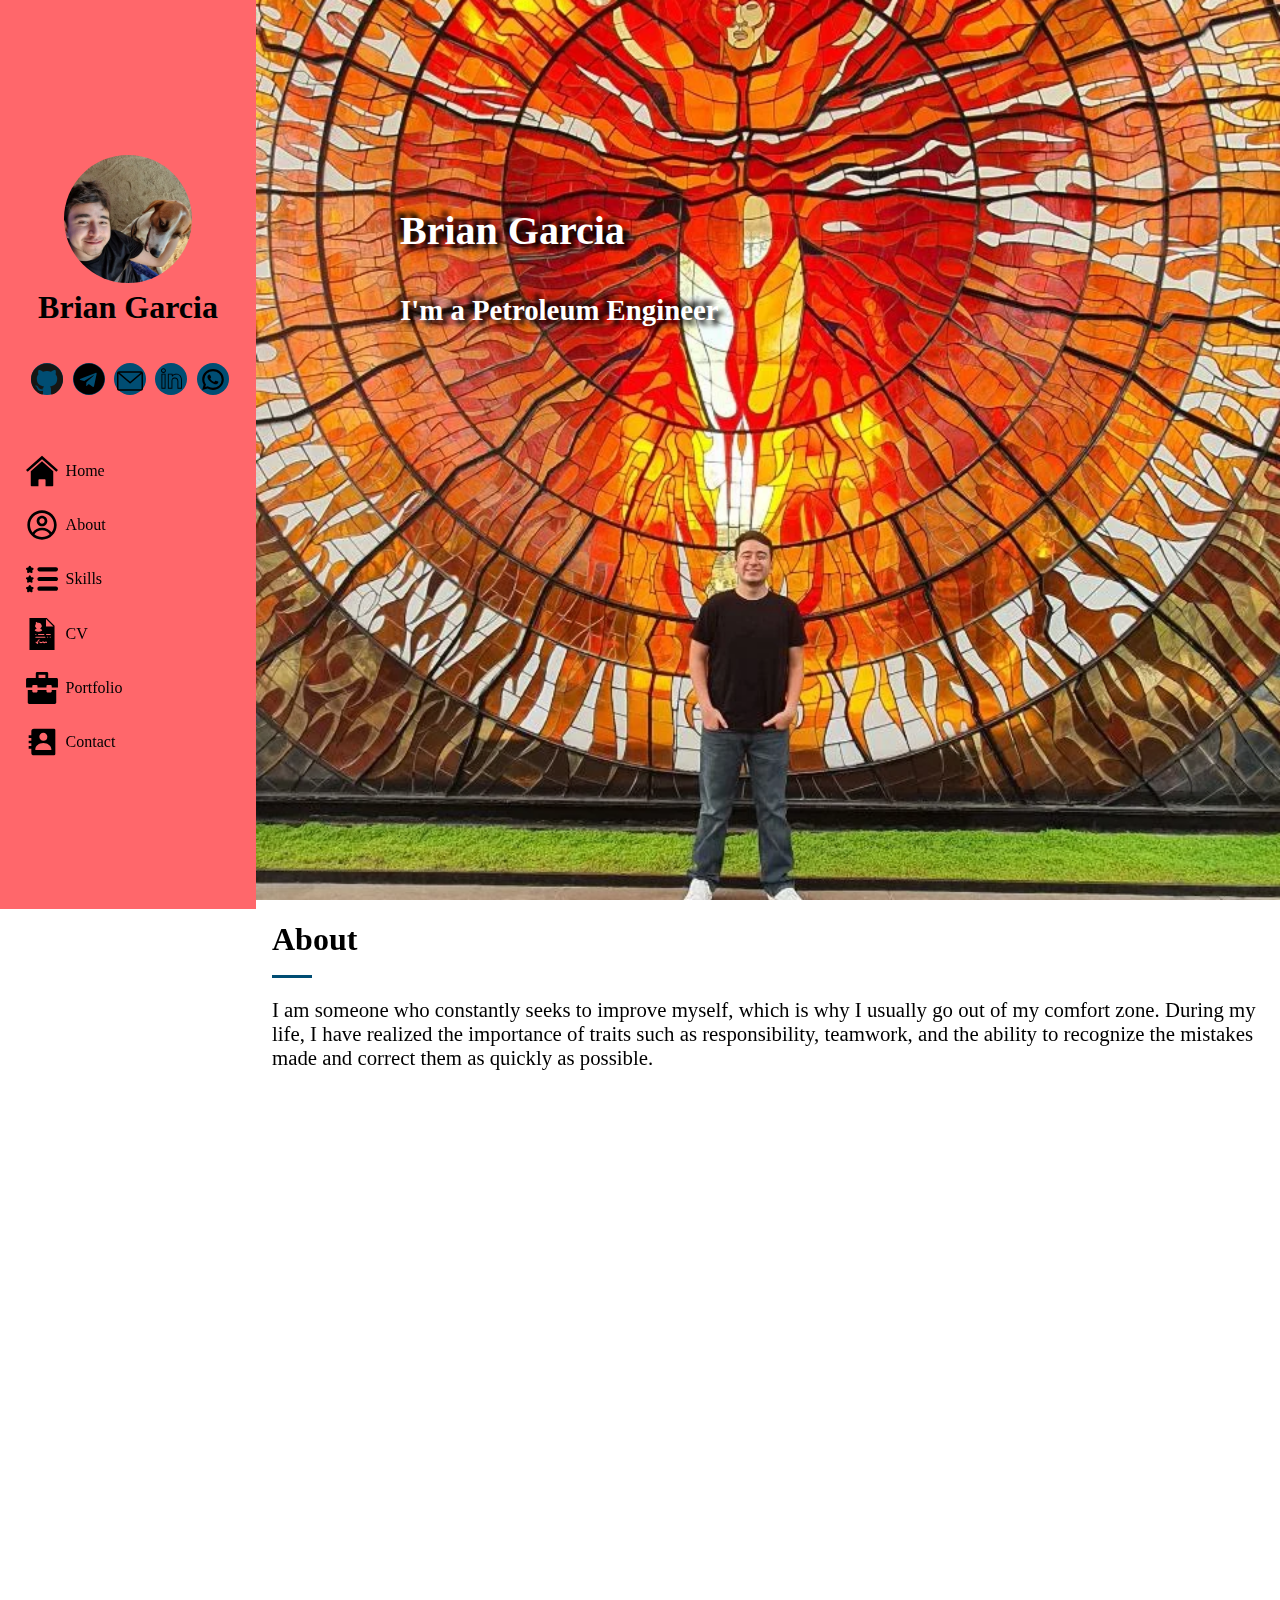
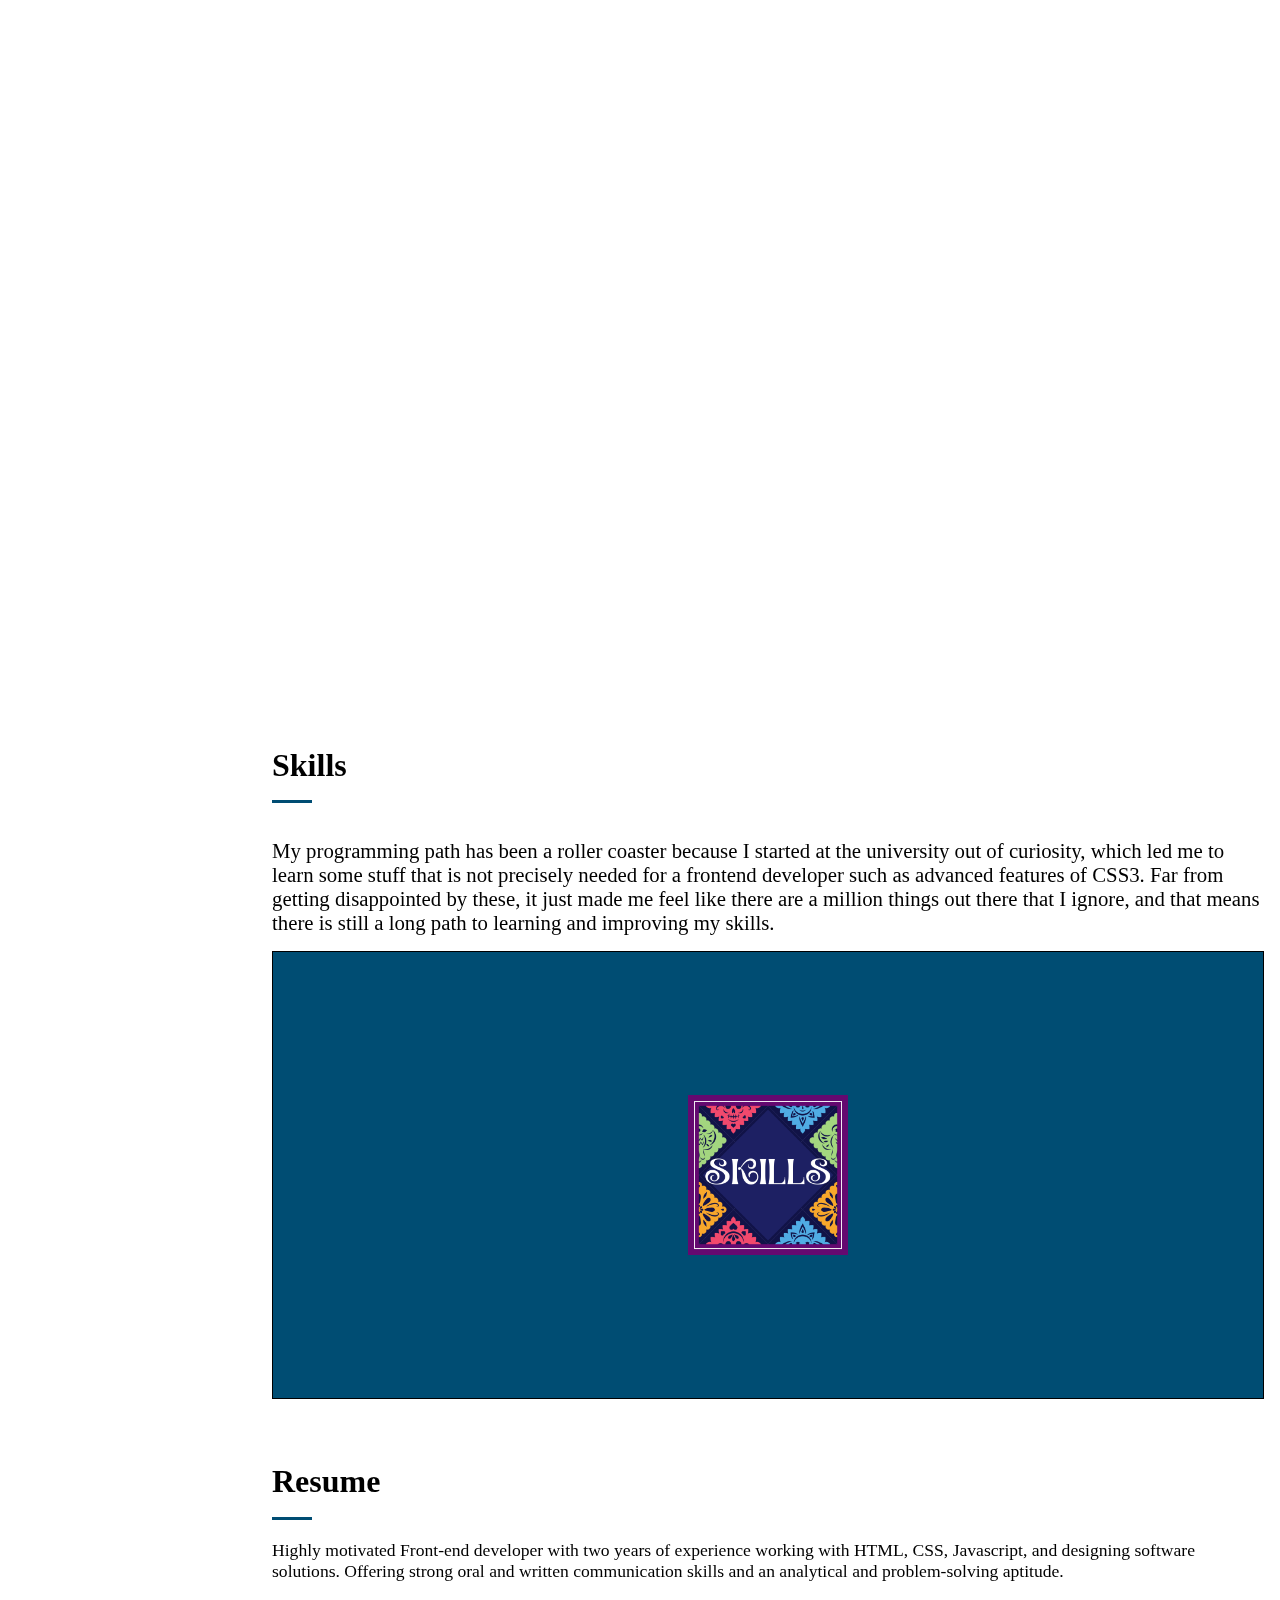
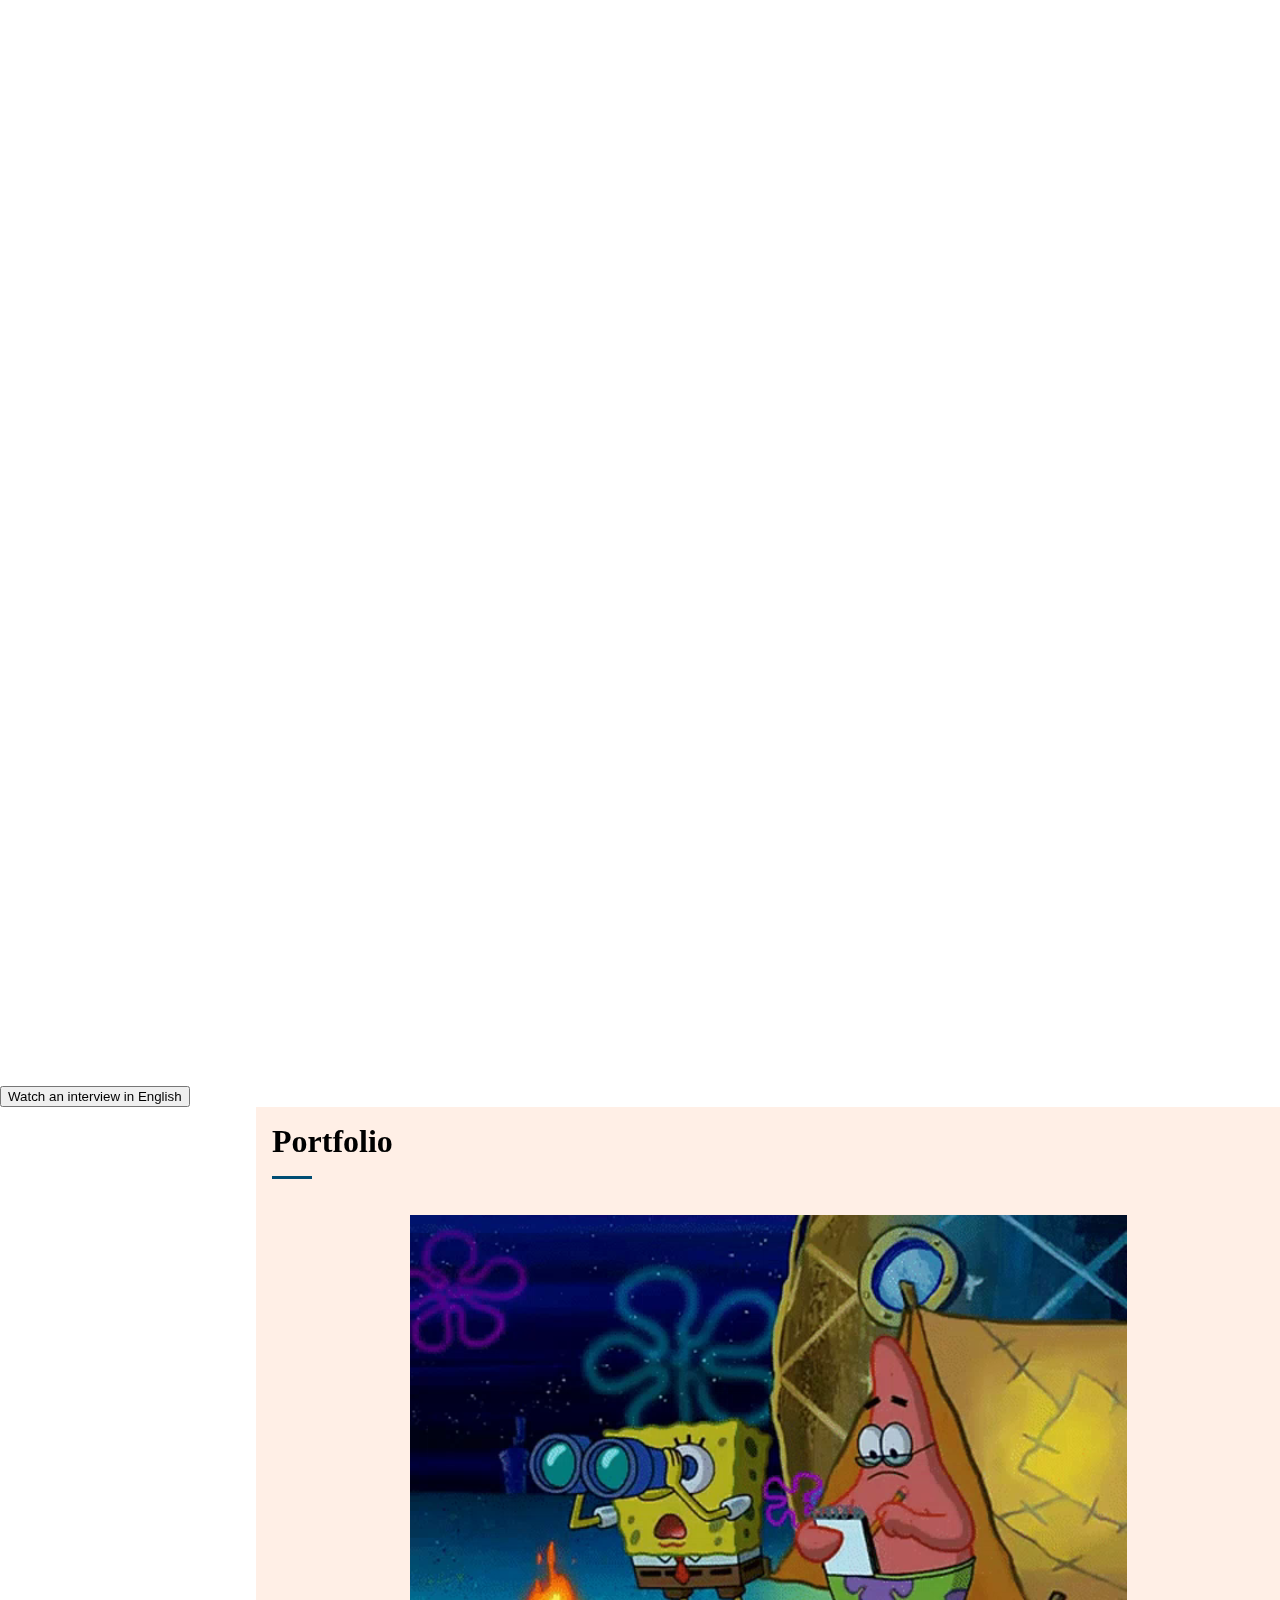
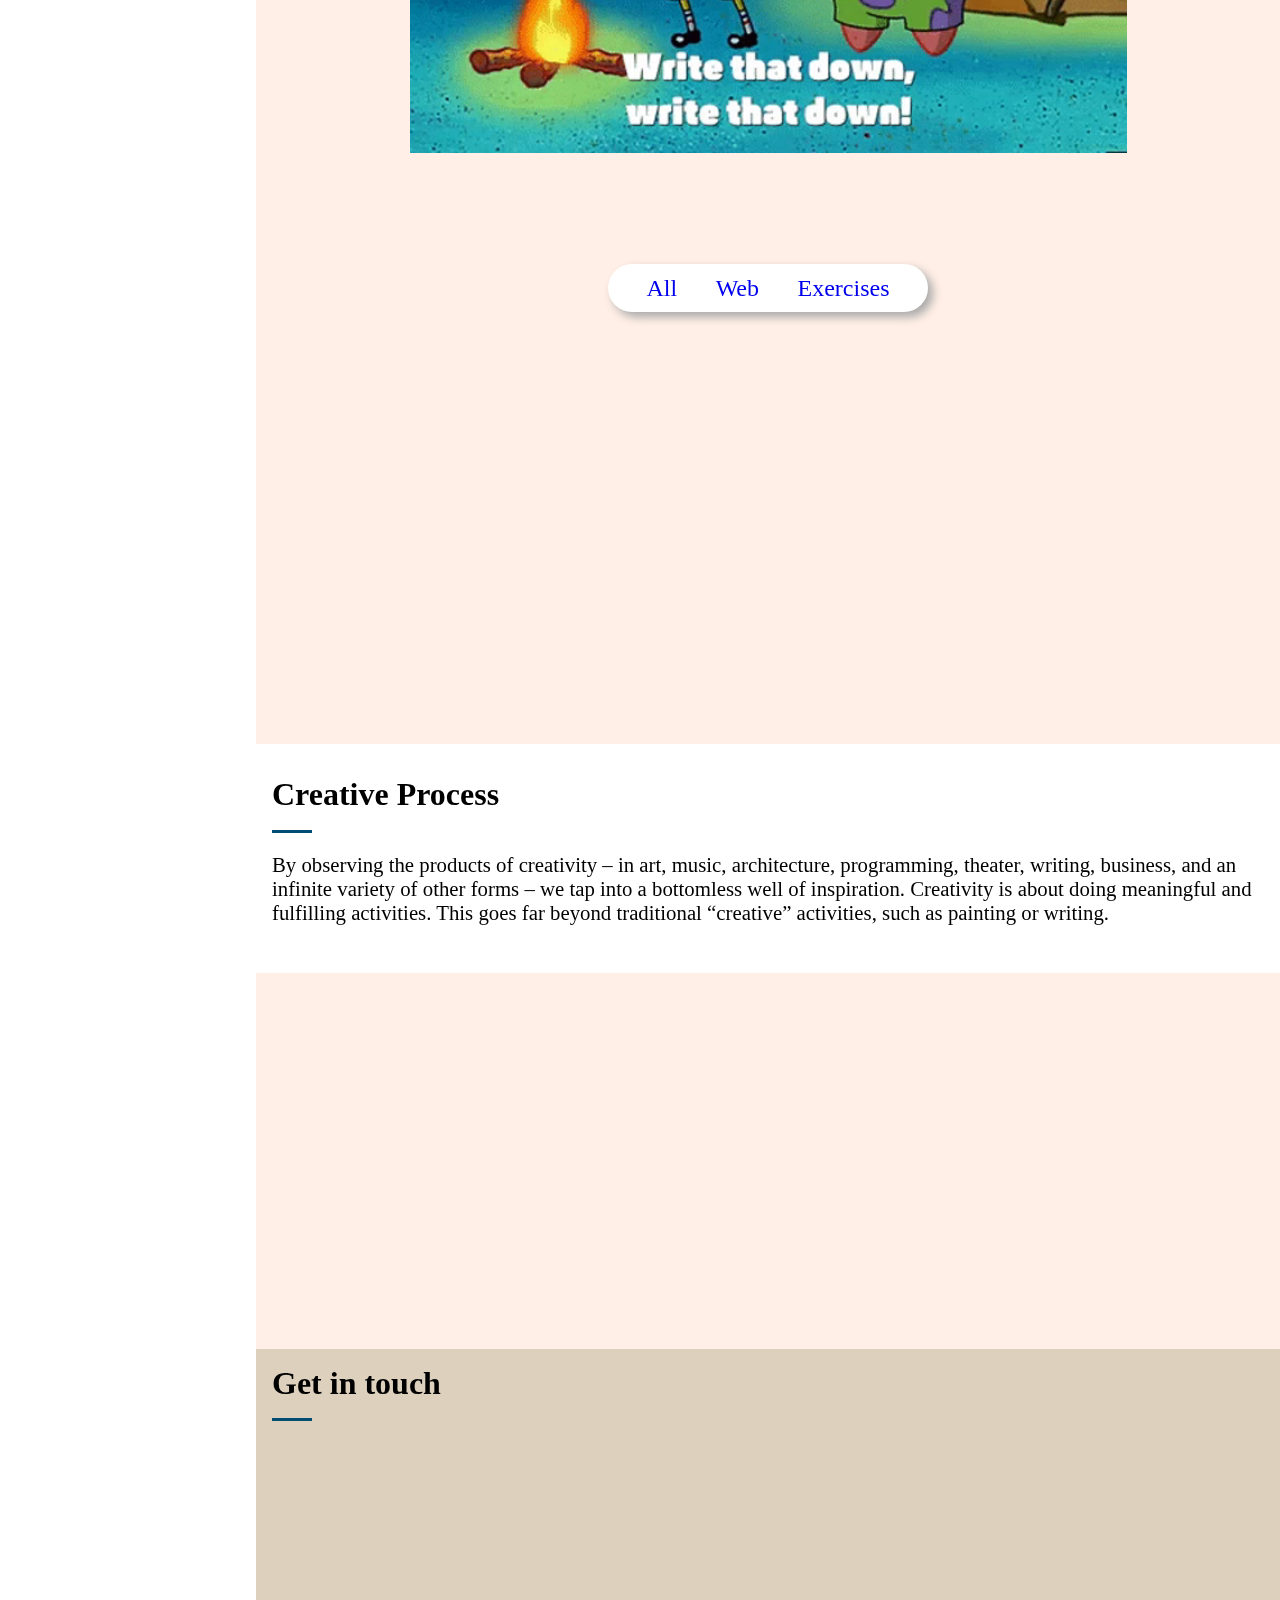
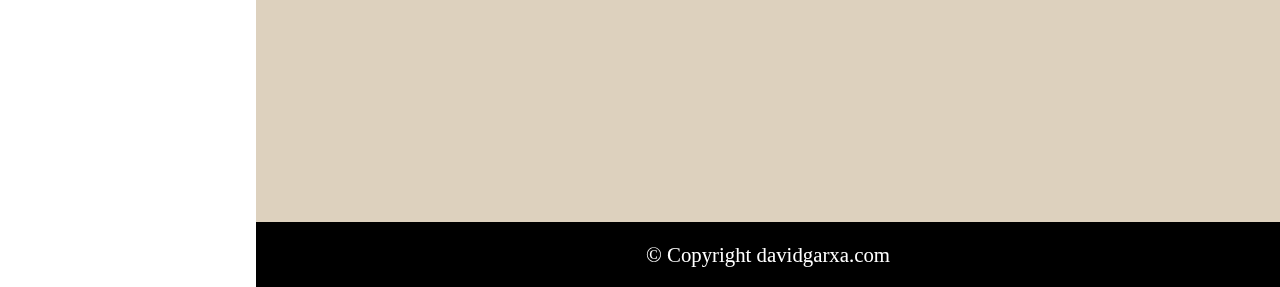
<file: index.html>
<!DOCTYPE html>
<html lang="en">
<head>
    <meta charset="UTF-8">
    <meta name="description" content="My personal portfolio where im going to upload all my future projects!">
    <meta name="viewport" content="width=device-width, initial-scale=1.0">
    <title>Brian David</title>
    <link rel="icon" href="media/icons/favicon-32x32.png" >
    <link rel="stylesheet" href="css/styles.css">
</head>
<body>
<header class="profile-card">
    <h1 class="profile-card__title">Brian Garcia</h1>
    <h2 class="profile-card__subtitle">I'm a <strong>Petroleum Engineer</strong></h2>
    <div class="profile-card__button">
        <a class="about-link" href="#about-section" aria-label="About">
            <svg class="profile-card__button-icon" viewBox="0 0 24 24">
                <polyline fill="none" stroke="#DD1335" stroke-width="2" points="7.086 3.174 17.086 13.174 7.086 23.174"
                          transform="scale(1 -1) rotate(-89 -1.32 0)"/>
            </svg>
        </a>
    </div>
    <a class="hamburger-button" id="hamburger-button" href="#" aria-label="Hamburger button">
        <div class="hamburger-button__slide first"></div>
        <div class="hamburger-button__slide second"></div>
        <div class="hamburger-button__slide third"></div>
    </a>

    <div class="profile-card__image"></div>

    <div class="menu" id="menu">
        <div class="menu__circle-picture"></div>
        <h1 class="menu__name">Brian Garcia</h1>

        <ul class="social-buttons">
            <li class="social-buttons__github">
                <a target="_blank" href="https://github.com/DavidGarciaManzana">
                    <img src="media/icons/github-icon.svg" alt="github logo">
                </a>
            </li>
            <li class="social-buttons__telegram">
                <a target="_blank" href="https://t.me/BrianorEC">
                    <img src="media/icons/telegram.svg" alt="telegram logo">
                </a>
            </li>
            <li class="social-buttons__email">
                <a href="mailto:Davidgarciama@outlook.com?Subject=Hello%20there!">
                    <img src="media/icons/mail.svg" alt="mail logo">
                </a>
            </li>
            <li class="social-buttons__linkedin">
                <a target="_blank" href="https://www.linkedin.com/in/davidgarciaman/">
                    <img src="media/icons/linkedin.svg" alt="linkedin logo">
                </a>
            </li>
            <li class="social-buttons__whatsapp">
                <a target="_blank"
                   href="https://api.whatsapp.com/send/?phone=525570823016&text=Hello+there&app_absent=0">
                    <img src="media/icons/whatsapp.svg" alt="whatsapp logo">
                </a>
            </li>
        </ul>

        <nav class="navigation" role="navigation">
            <ul>
                <li>
                    <a href="#" id="home">
                        <svg class="navigation__svg navigation__svg-home" viewBox="0 0 463.89 438.88">
                            <g transform="translate(-42.339 -276.34)">
                                <path d="m437.15 499.44zl-162.82-144.19-162.9 144.25v206.12c0 5.33 4.3 9.6 9.62 9.6h101.81v-90.38c0-5.32 4.27-9.62 9.6-9.62h83.65c5.33 0 9.6 4.3 9.6 9.62v90.38h101.84c5.32 0 9.6-4.27 9.6-9.6v-206.18zm-325.72 0.06z"/>
                                <path d="m273.39 276.34l-231.05 204.59 24.338 27.45 207.65-183.88 207.61 183.88 24.29-27.45-231-204.59-0.9 1.04-0.94-1.04z"/>
                            </g>
                        </svg>
                        Home
                    </a>
                </li>
                <li>
                    <a href="#about-section" id="about">
                        <svg class="navigation__svg navigation__svg-about" viewBox="0 0 24 24" fill="none">
                            <path fill-rule="evenodd" clip-rule="evenodd"
                                  d="M16 9C16 11.2091 14.2091 13 12 13C9.79086 13 8 11.2091 8 9C8 6.79086 9.79086 5 12 5C14.2091 5 16 6.79086 16 9ZM14 9C14 10.1046 13.1046 11 12 11C10.8954 11 10 10.1046 10 9C10 7.89543 10.8954 7 12 7C13.1046 7 14 7.89543 14 9Z"
                                  fill="black"/>
                            <path fill-rule="evenodd" clip-rule="evenodd"
                                  d="M12 1C5.92487 1 1 5.92487 1 12C1 18.0751 5.92487 23 12 23C18.0751 23 23 18.0751 23 12C23 5.92487 18.0751 1 12 1ZM3 12C3 14.0902 3.71255 16.014 4.90798 17.5417C6.55245 15.3889 9.14627 14 12.0645 14C14.9448 14 17.5092 15.3531 19.1565 17.4583C20.313 15.9443 21 14.0524 21 12C21 7.02944 16.9706 3 12 3C7.02944 3 3 7.02944 3 12ZM12 21C9.84977 21 7.87565 20.2459 6.32767 18.9878C7.59352 17.1812 9.69106 16 12.0645 16C14.4084 16 16.4833 17.1521 17.7538 18.9209C16.1939 20.2191 14.1881 21 12 21Z"
                                  fill="black"/>
                        </svg>
                        About
                    </a>
                </li>
                <li>
                    <a href="#skills-section" id="skills">
                        <svg class="navigation__svg navigation__svg-skills" viewBox="0 0 232.688 232.688">
                            <path d="M97.688,61.344h120c8.284,0,15-6.716,15-15s-6.716-15-15-15h-120c-8.284,0-15,6.716-15,15 S89.403,61.344,97.688,61.344z"/>
                            <path d="M217.688,101.344h-120c-8.284,0-15,6.716-15,15s6.716,15,15,15h120c8.284,0,15-6.716,15-15 S225.972,101.344,217.688,101.344z"/>
                            <path d="M217.688,171.344h-120c-8.284,0-15,6.716-15,15c0,8.284,6.716,15,15,15h120c8.284,0,15-6.716,15-15 C232.688,178.06,225.972,171.344,217.688,171.344z"/>
                            <path d="M48.785,104.408l-9.989-1.452l-4.467-9.052c-1.264-2.56-3.87-4.181-6.726-4.181 c-2.854,0-5.462,1.621-6.726,4.181l-4.468,9.052l-9.988,1.452c-2.825,0.41-5.173,2.389-6.055,5.104 c-0.882,2.715-0.146,5.695,1.897,7.688l7.228,7.045l-1.707,9.949c-0.483,2.814,0.674,5.658,2.983,7.336 c1.307,0.95,2.853,1.433,4.409,1.433c1.193,0,2.392-0.285,3.489-0.861l8.936-4.698l8.936,4.698 c1.098,0.577,2.296,0.861,3.489,0.861c0.007,0,0.015,0,0.021,0c4.142-0.001,7.499-3.358,7.499-7.5 c0-0.629-0.077-1.241-0.223-1.825l-1.612-9.393l7.228-7.045c2.045-1.993,2.78-4.973,1.898-7.688 C53.958,106.797,51.61,104.818,48.785,104.408z"/>
                            <path d="M48.785,34.408l-9.989-1.452l-4.467-9.052c-1.264-2.56-3.87-4.181-6.726-4.181 c-2.854,0-5.462,1.621-6.726,4.181l-4.468,9.052l-9.988,1.452c-2.825,0.41-5.173,2.389-6.055,5.104 c-0.882,2.715-0.146,5.695,1.897,7.688l7.228,7.045l-1.707,9.949c-0.483,2.814,0.674,5.658,2.983,7.336 c1.307,0.95,2.853,1.433,4.409,1.433c1.193,0,2.392-0.285,3.489-0.861l8.936-4.698l8.936,4.698 c1.098,0.577,2.296,0.861,3.489,0.861c0.007,0,0.015,0,0.021,0c4.142,0,7.499-3.358,7.499-7.5c0-0.629-0.077-1.241-0.223-1.825 l-1.612-9.393l7.228-7.045c2.045-1.993,2.78-4.973,1.898-7.688C53.958,36.797,51.61,34.818,48.785,34.408z"/>
                            <path d="M48.785,174.408l-9.989-1.452l-4.467-9.052c-1.264-2.56-3.87-4.181-6.726-4.181 c-2.854,0-5.462,1.621-6.726,4.181l-4.468,9.052l-9.988,1.452c-2.825,0.41-5.173,2.389-6.055,5.104 c-0.882,2.715-0.146,5.695,1.897,7.688l7.228,7.045l-1.707,9.949c-0.483,2.814,0.674,5.658,2.983,7.336 c1.307,0.95,2.853,1.433,4.409,1.433c1.193,0,2.392-0.285,3.489-0.861l8.936-4.698l8.936,4.698 c1.098,0.577,2.296,0.861,3.489,0.861c0.007,0,0.015,0,0.021,0c4.142-0.001,7.499-3.358,7.499-7.5 c0-0.629-0.077-1.241-0.223-1.825l-1.612-9.393l7.228-7.045c2.045-1.993,2.78-4.973,1.898-7.688 C53.958,176.797,51.61,174.818,48.785,174.408z"/>
                        </svg>
                        Skills
                    </a>
                </li>
                <li>
                    <a href="#resume-section" id="cv">
                        <svg class="navigation__svg navigation__svg-cv" viewBox="0 0 60 60">
                            <path d="M38.914,0H6.5v60h47V14.586L38.914,0z M34.5,31c0,0.553-0.448,1-1,1h-10c-0.552,0-1-0.447-1-1s0.448-1,1-1h10 C34.052,30,34.5,30.447,34.5,31z M16.262,23.479l0.32-0.741c0.291-0.674,0.769-1.207,1.382-1.541l2.204-1.087 c-0.969-0.622-1.667-1.558-2.083-2.793c-0.684-0.417-1.115-1.158-1.115-1.984v-0.667c0-0.668,0.289-1.293,0.778-1.73 c0.096-0.613,0.254-1.189,0.471-1.719c0.102-0.247,0.188-0.432,0.257-0.582c0.046-0.1,0.104-0.224,0.112-0.259 c0.003-0.032-0.002-0.153-0.086-0.573c-0.065-0.327-0.108-0.627-0.138-0.884c-0.037-0.322,0.065-0.645,0.279-0.885 c0.448-0.5,1.321-0.477,1.739,0.056c0.076,0.097,0.231,0.255,0.534,0.459c0.512,0.346,1.208,0.502,1.937,0.438 c0.147-0.012,0.297-0.018,0.451-0.018c3.896,0,5.183,2.053,5.54,3.951c0.5,0.438,0.794,1.068,0.794,1.745v0.667 c0,0.826-0.431,1.567-1.115,1.984c-0.418,1.24-1.12,2.178-2.095,2.801l2.122,1.083c0.632,0.317,1.135,0.848,1.447,1.531l0.344,0.752 l-0.674,0.479C27.792,25.296,25.592,26,23.302,26c-2.298,0-4.505-0.709-6.384-2.052L16.262,23.479z M19.5,31 c0,0.26-0.11,0.52-0.29,0.71C19.02,31.89,18.77,32,18.5,32s-0.53-0.11-0.71-0.3c-0.18-0.181-0.29-0.44-0.29-0.7 c0-0.261,0.11-0.521,0.29-0.71c0.36-0.36,1.05-0.37,1.42,0C19.39,30.479,19.5,30.739,19.5,31z M17.5,36c0-0.553,0.448-1,1-1h17 c0.552,0,1,0.447,1,1s-0.448,1-1,1h-17C17.948,37,17.5,36.553,17.5,36z M22.686,47.766c-0.031,0.918-1.045,1.262-1.707,0.707 c-0.935-0.784-1.871-1.567-2.806-2.351c-0.99-0.83,0.433-2.237,1.414-1.415c0.414,0.347,0.828,0.693,1.241,1.04 c0.268-2.261,1.005-4.441,3.196-5.582c1.142-0.594,2.154,1.132,1.009,1.727C22.863,43.023,22.759,45.599,22.686,47.766z  M37.637,46.259c-0.246-0.337-3.424,1.211-4.333,0.883c-0.713-0.257-1.248-0.585-1.697-1.067c-2.122,1.151-4.536,1.774-6.407-0.259 c-0.871-0.947,0.539-2.365,1.414-1.414c1.489,1.619,3.34,0.369,4.756-0.5c0.458-0.281,1.106-0.109,1.368,0.359 c1.034,1.843,3.535-0.242,4.992-0.132c0.773,0.059,1.209,0.542,1.632,1.121C40.126,46.293,38.389,47.289,37.637,46.259z  M41.21,36.71C41.02,36.89,40.76,37,40.5,37c-0.26,0-0.52-0.11-0.71-0.29C39.6,36.52,39.5,36.27,39.5,36 c0-0.271,0.11-0.521,0.29-0.71c0.38-0.37,1.04-0.37,1.42,0c0.18,0.189,0.29,0.449,0.29,0.71C41.5,36.27,41.4,36.52,41.21,36.71z  M46.21,36.7C46.02,36.89,45.76,37,45.5,37c-0.26,0-0.52-0.11-0.71-0.29C44.6,36.52,44.5,36.27,44.5,36 c0-0.271,0.11-0.521,0.29-0.71c0.38-0.37,1.04-0.37,1.42,0c0.18,0.189,0.29,0.449,0.29,0.71C46.5,36.26,46.4,36.51,46.21,36.7z  M45.5,32h-7c-0.552,0-1-0.447-1-1s0.448-1,1-1h7c0.552,0,1,0.447,1,1S46.052,32,45.5,32z M37.5,16V2l14,14H37.5z"/>
                        </svg>
                        CV
                    </a>
                </li>
                <li>
                    <a href="#portfolio-section" id="portfolio">
                        <svg class="navigation__svg navigation__svg-portfolio" viewBox="0 0 457.134 457.134">
                            <path d="M367.37,279.117c0,6.681-5.416,12.098-12.098,12.098h-50.701c-6.681,0-12.098-5.416-12.098-12.098v-23.081H164.66v23.081 c0,6.681-5.416,12.098-12.098,12.098h-50.701c-6.681,0-12.098-5.416-12.098-12.098v-23.081H25.166v180.48 c0,11.387,9.231,20.618,20.618,20.618h365.565c11.387,0,20.618-9.231,20.618-20.618v-180.48H367.37V279.117z"/>
                            <path d="M435.757,85.818H317.222V20c0-11.045-8.954-20-20-20h-137.31c-11.046,0-20,8.955-20,20v65.818H21.377 c-11.387,0-20.618,9.231-20.618,20.618v114.989h89.006v-22.514c0-6.681,5.416-12.097,12.098-12.097h50.701 c6.681,0,12.098,5.416,12.098,12.097v22.514h127.814v-22.514c0-6.681,5.416-12.097,12.098-12.097h50.701 c6.681,0,12.098,5.416,12.098,12.097v22.514h89.005V106.436C456.376,95.049,447.145,85.818,435.757,85.818z M179.912,40h97.31 v45.818h-97.31V40z"/>
                        </svg>
                        Portfolio
                    </a>
                </li>
                <li>
                    <a href="#contact-section" id="contact">
                        <svg class="navigation__svg navigation__svg-contact" viewBox="0 0 24 24">
                            <path d="M21 2H6a2 2 0 0 0-2 2v3H2v2h2v2H2v2h2v2H2v2h2v3a2 2 0 0 0 2 2h15a1 1 0 0 0 1-1V3a1 1 0 0 0-1-1zm-8 2.999c1.648 0 3 1.351 3 3A3.012 3.012 0 0 1 13 11c-1.647 0-3-1.353-3-3.001 0-1.649 1.353-3 3-3zM19 18H7v-.75c0-2.219 2.705-4.5 6-4.5s6 2.281 6 4.5V18z"/>
                        </svg>
                        Contact
                    </a>
                </li>
            </ul>
        </nav>
    </div>
    <a class="up-button" id="up-button" href="#">
        <svg class="up-button__image" x="0px" y="0px" viewBox="0 0 483.284 483.284">
            <polygon style="fill:#fff;"
                     points="375.784,134.142 241.642,0 107.5,134.142 135.784,162.427 221.888,76.323 221.888,483.284 261.888,483.284 261.888,76.815 347.5,162.426 "/>
        </svg>
    </a>
</header>
<main>
    <section class="about">
        <h1 class="about__title" id="about-section">About</h1>
        <span class="about__line"></span>
        <p class="about__description">I am someone who constantly seeks to improve myself, which is why I usually go
            out of my comfort zone. During my life, I have realized the importance of traits such as responsibility,
            teamwork, and the ability to recognize the mistakes made and correct them as quickly as possible.</p>
        <img class="about__image" id="about__image" src="media/images/profile3bigwp.webp" alt="My profile picture">
    </section>
    <section class="occupation" id="occupation">
        <h1 class="occupation__title"><span>Petroleum Engineer &</span> Web developer</h1>
        <p class="occupation__description-initial"> I'm a person who always looks to learn something new, when I was at
            the university I used my vacation time to work or to study in different places and different things (such as
            different languages and sports).</p>
        <p class="occupation__info occupation__web-development"><strong>Web development:</strong> <span>Frontend</span>
        </p>
        <p class="occupation__info occupation__degree"><strong>Degree:</strong> <span>Bachelor's</span></p>
        <p class="occupation__info occupation__website"><strong>Website:</strong> <span>davidgarxa.com</span></p>
        <p class="occupation__info occupation__phone"><strong>Phone:</strong> <span>+52-55-70-82-30-16</span></p>
        <p class="occupation__info occupation__age"><strong>Age:</strong> <span>25</span></p>
        <p class="occupation__info occupation__os"><strong>OS:</strong> <span>Windows</span></p>
        <p class="occupation__info occupation__mobile-os"><strong>Mobile OS:</strong> <span>Android</span></p>
        <p class="occupation__description-final">I believe that one of the most important skills for professional
            development knows how to relate to co-workers since this can directly influence the success of future
            projects, communication is essential to achieve this, as well as respecting the leadership hierarchy
            existing.</p>
    </section>
    <section class="skills">
        <h1 class="skills__title" id="skills-section">Skills</h1>
        <span class="skills__line"></span>
        <p class="skills__description">My programming path has been a roller coaster because I started at the university
            out of curiosity, which led me to learn some stuff that is not precisely needed for a frontend developer
            such as advanced features of CSS3. Far from getting disappointed by these, it just made me feel like there
            are a million things out there that I ignore, and that means there is still a long path to learning and
            improving my skills.</p>
        <div class="threed-cube" id="threed-cube">
            <div class="threed-cube__cube" id="threed-cube__cube">
                <div class="threed-cube__face front"></div>
                <div class="threed-cube__face front-flip"></div>
                <div class="threed-cube__face back">
                    <p class="threed-cube__skills-bar" id="html__text"><span class="title">HTML</span> <span></span>
                    <div class="bar" id="bar__html"></div>
                    </p>
                    <p class="threed-cube__skills-bar" id="css__text"><span class="title">CSS</span> <span></span>
                    <div class="bar" id="bar__css"></div>
                    </p>
                    <p class="threed-cube__skills-bar" id="js__text"><span class="title">VANILLA JS</span> <span></span>
                    <div class="bar" id="bar__js"></div>
                    </p>
                </div>
                <div class="threed-cube__face top">This is not
                    a video
                </div>
                <div class="threed-cube__face left">Try to inspect me &#128521;</div>
            </div>
        </div>
    </section>
    <section class="resume">
        <h1 class="resume__title" id="resume-section">Resume</h1>
        <span class="resume__line"></span>
        <p class="resume__description">Highly motivated Front-end developer with two years of experience working with
            HTML, CSS, Javascript, and designing software solutions. Offering strong oral and written communication
            skills and an analytical and problem-solving aptitude.</p>
        <div class="resume__sumary-and-education" id="sumary-and-education">
            <div class="resume__sumary">
                <h2 class="resume__sumary-title">Sumary</h2>
                <div class="resume__sumary-details">
                    <span class="resume__sumary-detail-circle"></span>
                    <span class="resume__sumary-detail-line"></span>
                </div>
                <h3 class="resume__sumary-name">Brian Garcia</h3>
                <p class="resume__sumary-description">Engineer & Frontend web developer who is eager and likes to stay
                    on
                    the front end of industry trends and has a passion for learning and improvement</p>
                <ul class="resume__sumary-list">
                    <li class="resume__sumary-list-item">Strong communication and interpersonal skills.</li>
                    <li class="resume__sumary-list-item">A strong interest in web development principles,
                        best practices & standards for writing clean,
                        scalable, maintainable, and well-tested code.
                    </li>
                </ul>
            </div>
            <div class="resume__education">
                <h2 class="resume__education-title">Education</h2>
                <div class="resume__education-details">
                    <span class="resume__education-detail-circle"></span>
                    <span class="resume__education-detail-line"></span>
                </div>
                <h3 class="resume__education-name"><span>Petroleum Engineering Degree.</span> Bachelor of Science (B.S.)
                </h3>
                <h4 class="resume__education-date">2016-2021</h4>
                <p class="resume__education-place">NATIONAL POLYTECHNIC INSTITUTE OF MEXICO; MEXICO CITY, MEXICO</p>
                <p class="resume__education-description">"Petroleum engineering is a combination of innovation,
                    exploration
                    and expansion. This major provides the building blocks for every other profession to effectively
                    carry
                    out its work." -Nicholas Staviski</p>


                <div class="resume__education-details-english">
                    <span class="resume__education-detail-circle-english"></span>
                    <span class="resume__education-detail-line-english"></span>
                </div>
                <h3 class="resume__education-name"><strong>Summer course.</strong> English Language and Culture Program.
                </h3>
                <h4 class="resume__education-date">2017</h4>
                <p class="resume__education-place">SIMON FRASER UNIVERSITY; VANCOUVER, CANADA.</p>
                <p class="resume__education-description">Practice makes perfect, and, when you live abroad, there’s no
                    way
                    you can avoid putting all your new language skills into practice every, single, day. But here’s the
                    best
                    part: it doesn’t feel like practice.</p>
            </div>
        </div>
        <div class="resume__experience" id="resume__experience">
            <h2 class="resume__experience-title">Professional experience</h2>

            <div class="resume__experience-details-freelance">
                <span class="resume__experience-detail-circle-freelance"></span>
                <span class="resume__experience-detail-line-freelance"></span>
            </div>
            <h3 class="resume__experience-name">Freelance Web Developer; Remote.</h3>
            <h4 class="resume__experience-date-freelance">2021-Present</h4>
            <p class="resume__experience-place">MEXICO CITY; MEXICO</p>
            <ul class="resume__experience-list-freelance">
                <li class="resume__experience-list-item-freelance">Developing user-friendly web pages, using markup
                    languages like HTML
                </li>
                <li class="resume__experience-list-item-freelance">Reviewing, maintaining and improving multiple web
                    properties
                </li>
                <li class="resume__experience-list-item-freelance">Collecting feedback from users and building solutions
                    based on this data
                </li>
                <li class="resume__experience-list-item-freelance">Keep in touch with the latest trends in web
                    development
                </li>
            </ul>


            <div class="resume__experience-details-internship">
                <span class="resume__experience-detail-circle-internship"></span>
                <span class="resume__experience-detail-line-internship"></span>
            </div>
            <h3 class="resume__experience-name resume__experience-name-internship">Internship in the Mexican Petroleum
                Institute (IMP)</h3>
            <h4 class="resume__experience-date-internship">2019-2020</h4>
            <p class="resume__experience-place">MEXICO CITY; MEXICO</p>
            <p class="resume__experience-description">I worked as an intern helping in several areas related to the
                reservoir & drilling areas of engineering</p>

            <div class="resume__experience-details-ecommerce">
                <span class="resume__experience-detail-circle-ecommerce"></span>
                <span class="resume__experience-detail-line-ecommerce"></span>
            </div>
            <h3 class="resume__experience-name resume__experience-name-ecommerce">Online E-commerce business “Nube
                Líquida”</h3>
            <h4 class="resume__experience-date-ecommerce">2014-2019</h4>
            <p class="resume__experience-place">MEXICO CITY-IXTAPA CITY; MEXICO</p>
            <p class="resume__experience-description-final">Founder and administrator of online store and distribution
                of many
                articles in nubeliquida.com</p>
        </div>
        <div>


        </div>
    </section>
    <section class="interview">
        <div class="interview__container" id="interview-container">
            <button id="interview-button">Watch an interview in English</button>
        </div>
    </section>
    <section class="portfolio">
        <h1 class="portfolio__title" id="portfolio-section">Portfolio</h1>
        <span class="portfolio__line"></span>
        <video autoplay loop muted class="portfolio__gif" src="media/videos/spongebob-gif.mp4"></video>
        <div class="gallery__filter" id="gallery__filter">
            <a class="gallery__filter-all" id="gallery-filter-all" href="#">All</a>
            <a class="gallery__filter-web" id="gallery-filter-web" href="#">Web</a>
            <a class="gallery__filter-exercises" id="gallery-filter-exercises" href="#">Exercises</a>
        </div>
        <div class="responsive-gallery" id="responsive-gallery">
            <div class="responsive-gallery__modal" id="responsive-gallery__modal"></div>
        </div>
    </section>
    <section class="creative-process">
        <h1 class="creative-process__title">Creative Process</h1>
        <span class="creative-process__line"></span>
        <p class="creative-process__description">
            <span>By observing the products of creativity – in art, music, architecture, programming, theater, writing, business, and an infinite variety of other forms – we tap into a bottomless well of inspiration.</span>
            <span>Creativity is about doing meaningful and fulfilling activities. This goes far beyond traditional “creative” activities, such as painting or writing.</span>
        </p>
        <div class="creative-process__diagram">
            <!--        head-->
            <div class="creative-process__diagram-head" id="diagram-head">
                <img class="creative-process__diagram-head-image" src="media/icons/idea.svg" alt="idea icon">
                <p>1</p>
            </div>
            <div class="creative-process__diagram-first-paragraph" id="head-text">
                <h2>Idea</h2>
            </div>
            <div class="creative-process__diagram-head-slash" id="head-slash"></div>
            <!--        second part-->
            <div class="creative-process__diagram-second" id="diagram-second">
                <img class="creative-process__diagram-second-image" src="media/icons/sketch.svg" alt="sketch icon">
                <p>2</p>
            </div>
            <div class="creative-process__diagram-second-paragraph" id="second-paragraph">
                <h2>Sketch</h2>
            </div>
            <div class="creative-process__diagram-second-slash" id="second-slash"></div>
            <!--            third part-->
            <div class="creative-process__diagram-third" id="diagram-third">
                <img class="creative-process__diagram-third-image" src="media/icons/design.svg" alt="design icon">
                <p>3</p>
            </div>
            <div class="creative-process__diagram-third-paragraph" id="third-paragraph">
                <h2>Design</h2>
            </div>
            <div class="creative-process__diagram-third-slash" id="third-slash"></div>
            <!--            fourth part-->
            <div class="creative-process__diagram-fourth" id="diagram-fourth">
                <img class="creative-process__diagram-fourth-image" src="media/icons/develop.svg" alt="develop icon">
                <p>4</p>
            </div>
            <div class="creative-process__diagram-fourth-paragraph" id="fourth-paragraph">
                <h2>Develop</h2>
            </div>
            <div class="creative-process__diagram-fourth-slash" id="fourth-slash"></div>
            <!--        fifth part-->
            <div class="creative-process__diagram-fifth" id="diagram-fifth">
                <img class="creative-process__diagram-fifth-image" src="media/icons/test.svg" alt="test icon">
                <p>5</p>
            </div>
            <div class="creative-process__diagram-fifth-paragraph" id="fifth-paragraph">
                <h2>Test</h2>
            </div>
            <div class="creative-process__diagram-fifth-slash" id="fifth-slash"></div>
            <!--         sixth part-->
            <div class="creative-process__diagram-sixth" id="diagram-sixth">
                <img class="creative-process__diagram-sixth-image" src="media/icons/launch.svg" alt="launch icon">
                <p>6</p>
            </div>
            <div class="creative-process__diagram-sixth-paragraph" id="sixth-paragraph">
                <h2>Launch</h2>
            </div>


        </div>
    </section>
    <section class="contact">
        <h1 class="contact__title" id="contact-section">Get in touch</h1>
        <span class="contact__line"></span>
        <div class="contact__forms">
            <div class="contact__container-email-me-and-call-me">
                <div class="contact__container-email-me" id="email-me">
                    <div class="contact__email-me-father-image">
                        <img class="contact__email-me-image" src="media/icons/mail.svg" alt="Mail icon">
                    </div>
                    <p class="contact__email-me-title">Email me</p>
                    <p class="contact__email-me-description">Davidgarcia@outlook.com</p>
                </div>
                <div class="contact__container-call-me" id="call-me">
                    <div class="contact__call-me-father-image">
                        <img class="contact__call-me-image" src="media/icons/phone.svg" alt="Phone icon">
                    </div>
                    <p class="contact__call-me-title">Call me</p>
                    <p class="contact__call-me-description">+52 55-70-82-30-16</p>
                </div>
            </div>
            <div class="contact__container-message-me" id="message-me">
                <form class="contact__message-me-form" action="https://www.actionforms.io/e/r/briandavid-contact"
                      method="get" id="form">
                    <fieldset class="contact__message-me-fieldset">
                        <div class="contact__message-me-all">
                            <div class="contact__message-me-name-mail">
                                <div class="contact__message-me-name">
                                    <input class="contact__message-me-input text" type="text" placeholder="Your Name"
                                           name="name" id="name">
                                </div>
                                <div class="contact__message-me-mail">
                                    <input class="contact__message-me-input email" type="email"
                                           placeholder="Your Email" name="mail">
                                </div>
                            </div>
                            <div class="contact__message-me-subject">
                                <input class="contact__message-me-input subject" type="text" placeholder="Subject"
                                       name="subject">
                            </div>
                            <div class="contact__message-me-name-message">
                                <textarea class="contact__message-me-input message" placeholder="Message"
                                          name="message" id="message"></textarea>
                            </div>
                            <button class="contact__message-me-button" name="button" type="submit" id="send-message">
                                Send message
                            </button>
                        </div>
                    </fieldset>
                </form>
            </div>
        </div>
    </section>
</main>
<footer class="footer">
    <p>© Copyright davidgarxa.com</p>
</footer>
<script src="js/script.js"></script>

</body>
</html>
</file>
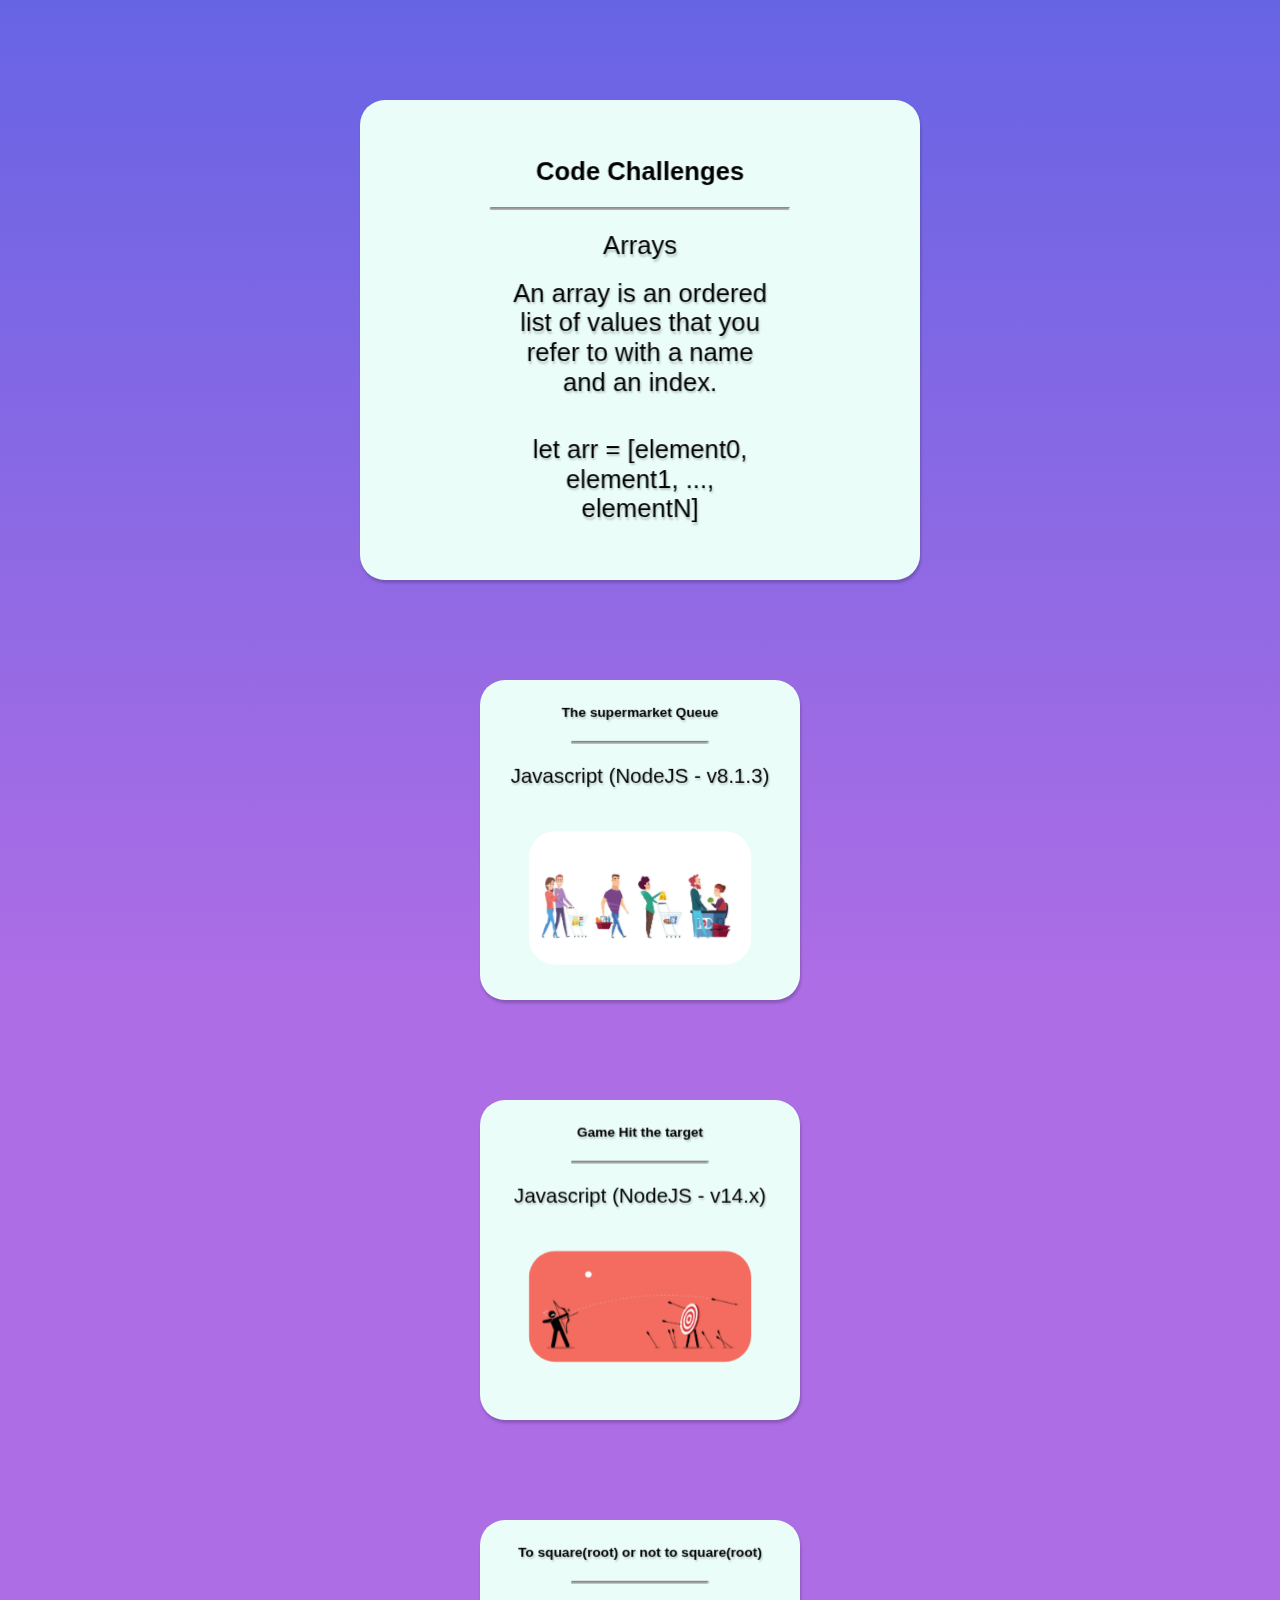
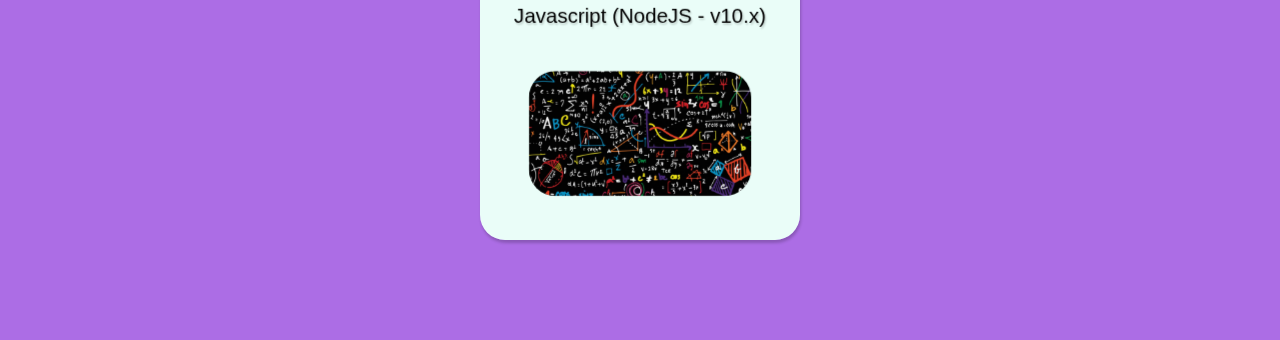
<file: code-challenge/index.html>
<!DOCTYPE html>
<html lang="en">
<head>
    <meta charset="UTF-8">
    <meta name="viewport" content="width=device-width, initial-scale=1.0">
    <meta name="description" content="Algorithms to solve specific problems">
    <title>Arrays</title>
    <link rel="stylesheet" href="CSS/styles.css">
</head>
<body>

<div class="cards-wrapper">
    <div class="card-container">
        <div class="card main">
            <div class="card-contents card-front main">
                <div class="card-depth">
                    <h1>Code Challenges</h1>
                    <hr>
                    <p>Arrays</p>
                    <p>An array is an ordered list of values that you refer to with a name and an index.</p>
                    <br>
                    <p>let arr = [element0, element1, ..., elementN]</p>
                </div>
            </div>
            <div class="card-contents card-back main">
                <div class="card-depth">
                    <h1>Instructions for the challenges</h1>
                    <hr>
                    <p>1.-Subscribe to <a href="https://codewars.com" id="codewars-1" target="_blank">codewars.com</a></p>
                    <p>2.-Click on "Copy code" from the backpart of any card below</p>
                    <p>3.-Visit the codewars link on the back of the challenge card</p>
                    <p>4.-Erase everything at the "Solution" section in codewars.com</p>
                    <p>5.-Paste the code at the "Solution" section</p>
                </div>
            </div>
        </div>
    </div>
</div>


<div class="cards-wrapper">
    <div class="card-container item">
        <div class="card item">
            <div class="card-contents card-front item">
                <div class="card-depth item">
                    <h2>The supermarket Queue</h2>
                    <hr>
                    <p>Javascript (NodeJS - v8.1.3)</p>
                    <div class="project-image"><img src="media/images/supermarketq.webp" alt="Supermarket Queue"></div>


                </div>
            </div>
            <div class="card-contents card-back item">
                <div class="card-depth item">
                    <h2>There is a queue for the self-checkout tills at the supermarket. Your task is write a function
                        to calculate the total time required for all the customers to check out!</h2>
                    <hr>
                    <p><a href="https://www.codewars.com/kata/57b06f90e298a7b53d000a86"  id="codewars-2" target="_blank">https://www.codewars.com<br>/kata/57b06f90e298a7b53d000a86</a>
                    </p>
                    <button class="button-grow" id="buttoncode1">Copy code</button>
                    <p class="code" id="code1">
                        // My solution - by Brian David Garcia Manzanarez
                        let isFirstRunFlag = false
                        let noMoreCustomersFlag = false
                        let fastestNextCustomer = ""
                        let totalTimeSpend = 0
                        function queueTime(customers, n) {
                        if (n === 1) {
                        return customers.reduce((sum, element) => sum + element, 0)
                        } else if (n >= customers.length) {
                        customers.sort((a, b) => b - a);
                        return customers[0]
                        } else {
                        //Set arrays for customers (2 different ones, one that refers to the customers in tills and the
                        other one referring to the customers waiting in line)
                        let customersTills = [];
                        customersTills.push(customers.slice(0, n))
                        let customersTillsFinalArray = customersTills.reduce((acc, val) => acc.concat(val), [])
                        let customersWaitingInLine = [];
                        customersWaitingInLine.push(customers.slice(n, customers.length))
                        let customersWaitingInLineFinalArray = customersWaitingInLine.reduce((acc, val) =>
                        acc.concat(val), [])
                        let newArray = [];
                        //The next function is where the magic happens
                        let supermarketTill = (CustomerTillPaymentLine) => {
                        //Orders the array, so I can access to the first value (the lower one)
                        let correctOrder = CustomerTillPaymentLine.sort((a, b) => a - b);
                        //If it's the fist time you access here, It saves the lower value at fastestNextCustomer
                        //If the Till has been updated, adds the next lower value to tw previous one (updating the time
                        needed to finish the line)
                        if (isFirstRunFlag === false) {
                        fastestNextCustomer = correctOrder[0];
                        totalTimeSpend += fastestNextCustomer;
                        }
                        //Subtract one number from each element of the customers at tills array (simulating the time
                        spending for they to pay)
                        newArray = CustomerTillPaymentLine.map(function (item) {
                        return item -= 1
                        });
                        //If there's no more clients waiting in line and every customer on till has finished, it
                        finishes the function, returning the final answer
                        if (customersWaitingInLineFinalArray.length === 0 && newArray.every((item) => item === 0)) {
                        return totalTimeSpend;
                        }
                        //Change this, so you can't modify the variable totalTimeSpend unless it exist a zero on the
                        till
                        isFirstRunFlag = true
                        //Set the conditions to detect if there's one zero or if every client in the tills has a zero as
                        value
                        //(Letting know if they finished there time, and need to be replaced)
                        let isThereAZero = newArray.some(item => item === 0)
                        let noneIsZero = newArray.every(item => item !== 0)
                        //If none of them iz zero just continue subtracting numbers
                        if (noneIsZero) {
                        supermarketTill(newArray)
                        }
                        //If theres a zero:
                        if (isThereAZero) {
                        //Deletes all the zeros in the array
                        newArray = newArray.filter((item) => item > 0)
                        //Add the next client in line to the till, until all the available tills are covered
                        //and deletes the client from the waiting line array
                        let addItem = () => {
                        if (newArray.length < n && customersWaitingInLineFinalArray.length > 0) {
                        newArray.push(customersWaitingInLineFinalArray[0])
                        customersWaitingInLineFinalArray.splice(0, 1)
                        addItem()
                        //You change this so the next lower value in the till can be saved at the variable
                        totalTimeSpend (because it's going to access to that part)
                        isFirstRunFlag = false
                        }
                        //If there's no more clients waiting in line, it adds the higher number remaining in the till
                        //to the total time spend (final answer)
                        if (customersWaitingInLineFinalArray.length === 0 && !noMoreCustomersFlag) {
                        //It's important to change the flag to true, because the next time doesn't access here
                        noMoreCustomersFlag = true
                        totalTimeSpend += Math.max(...newArray)
                        return totalTimeSpend
                        }
                        }
                        addItem()
                        //If there is more clients in line, this happens (this is the original state of this variable)
                        if (!noMoreCustomersFlag) {
                        supermarketTill(newArray)
                        }
                        }
                        }
                        supermarketTill(customersTillsFinalArray)
                        //At the end it changes all the values to the original ones to repeat the process with the next
                        test.
                        isFirstRunFlag = false
                        noMoreCustomersFlag = false
                        let finalElement = totalTimeSpend
                        totalTimeSpend = 0
                        //Returns the final answer
                        return finalElement
                        }
                        }
                    </p>
                    <a href="code1.html" target="_blank" id="code-1">View Code</a>
                </div>
            </div>
        </div>
    </div>
</div>
<div class="cards-wrapper">
    <div class="card-container">
        <div class="card">
            <div class="card-contents card-front item">
                <div class="card-depth item">
                    <h2>Game Hit the target</h2>
                    <hr>
                    <p>Javascript (NodeJS - v14.x)</p>
                    <div class="project-image"><img src="media/images/target.webp" alt="Target game"></div>
                </div>
            </div>
            <div class="card-contents card-back item">
                <div class="card-depth item">
                    <h2>Given a matrix n x n (2-7), determine if the arrow is directed to the target (x).
                        There will be only 1 arrow '>' and 1 target 'x'
                        An empty spot will be denoted by a space " ", the target with a cross "x", and the scope
                        ">"</h2>
                    <hr>
                    <p><a href="https://www.codewars.com/kata/5ffc226ce1666a002bf023d2" id="codewars-3" target="_blank">https://www.codewars.com<br>/kata/5ffc226ce1666a002bf023d2</a>
                    </p>
                    <button class="button-grow" id="buttoncode2">Copy code</button>
                    <p class="code" id="code2">
                        const solution = mtrx => {
                        if(mtrx.some(item => item.includes(">") && item.includes("x") )) {
                        let arrayWanted = mtrx.find(i => i.includes(">"))
                        let upPosition = arrayWanted.findIndex(j => j === ">")
                        let xPosition = arrayWanted.findIndex(k => k === "x")
                        if (upPosition < xPosition) {
                        return true
                        } else {
                        return false
                        }
                        } else {
                        return false}
                        }
                    </p>
                    <a href="code2.html" target="_blank" id="code-2">View Code</a>
                </div>
            </div>
        </div>
    </div>
</div>
<div class="cards-wrapper">
    <div class="card-container">
        <div class="card">
            <div class="card-contents card-front item">
                <div class="card-depth item">
                    <h2>To square(root) or not to square(root)</h2>
                    <hr>
                    <p>Javascript (NodeJS - v10.x)</p>
                    <div class="project-image"><img src="media/images/math.webp" alt="Math image" class="special-image"></div>
                </div>
            </div>
            <div class="card-contents card-back items ">
                <div class="card-depth items">
                    <h2 class="smaller">Write a method, that will get an integer array as parameter and will process every number from
                        this array.
                        Return a new array with processing every number of the input-array like this:
                        If the number has an integer square root, take this, otherwise square the number.</h2>
                    <hr>
                    <p><a href="https://www.codewars.com/kata/57f6ad55cca6e045d2000627" id="codewars-4" target="_blank">https://www.codewars.com<br>/kata/57f6ad55cca6e045d2000627</a>
                    </p>
                    <button class="button-grow" id="buttoncode3">Copy code</button>
                    <p class="code" id="code3">
                        function squareOrSquareRoot(array) {
                        let answer = []
                        array.forEach (
                        function(item){
                        if(Number.isInteger(Math.sqrt(item))) {
                        answer.push(Math.sqrt(item))
                        } else {
                        answer.push(item**2)
                        }
                        })
                        return answer;
                        }
                    </p>
                    <a href="code3.html" target="_blank" id="code-3">View Code</a>
                </div>
            </div>
        </div>
    </div>
</div>

<script src="script.js"></script>
</body>
</html>
</file>
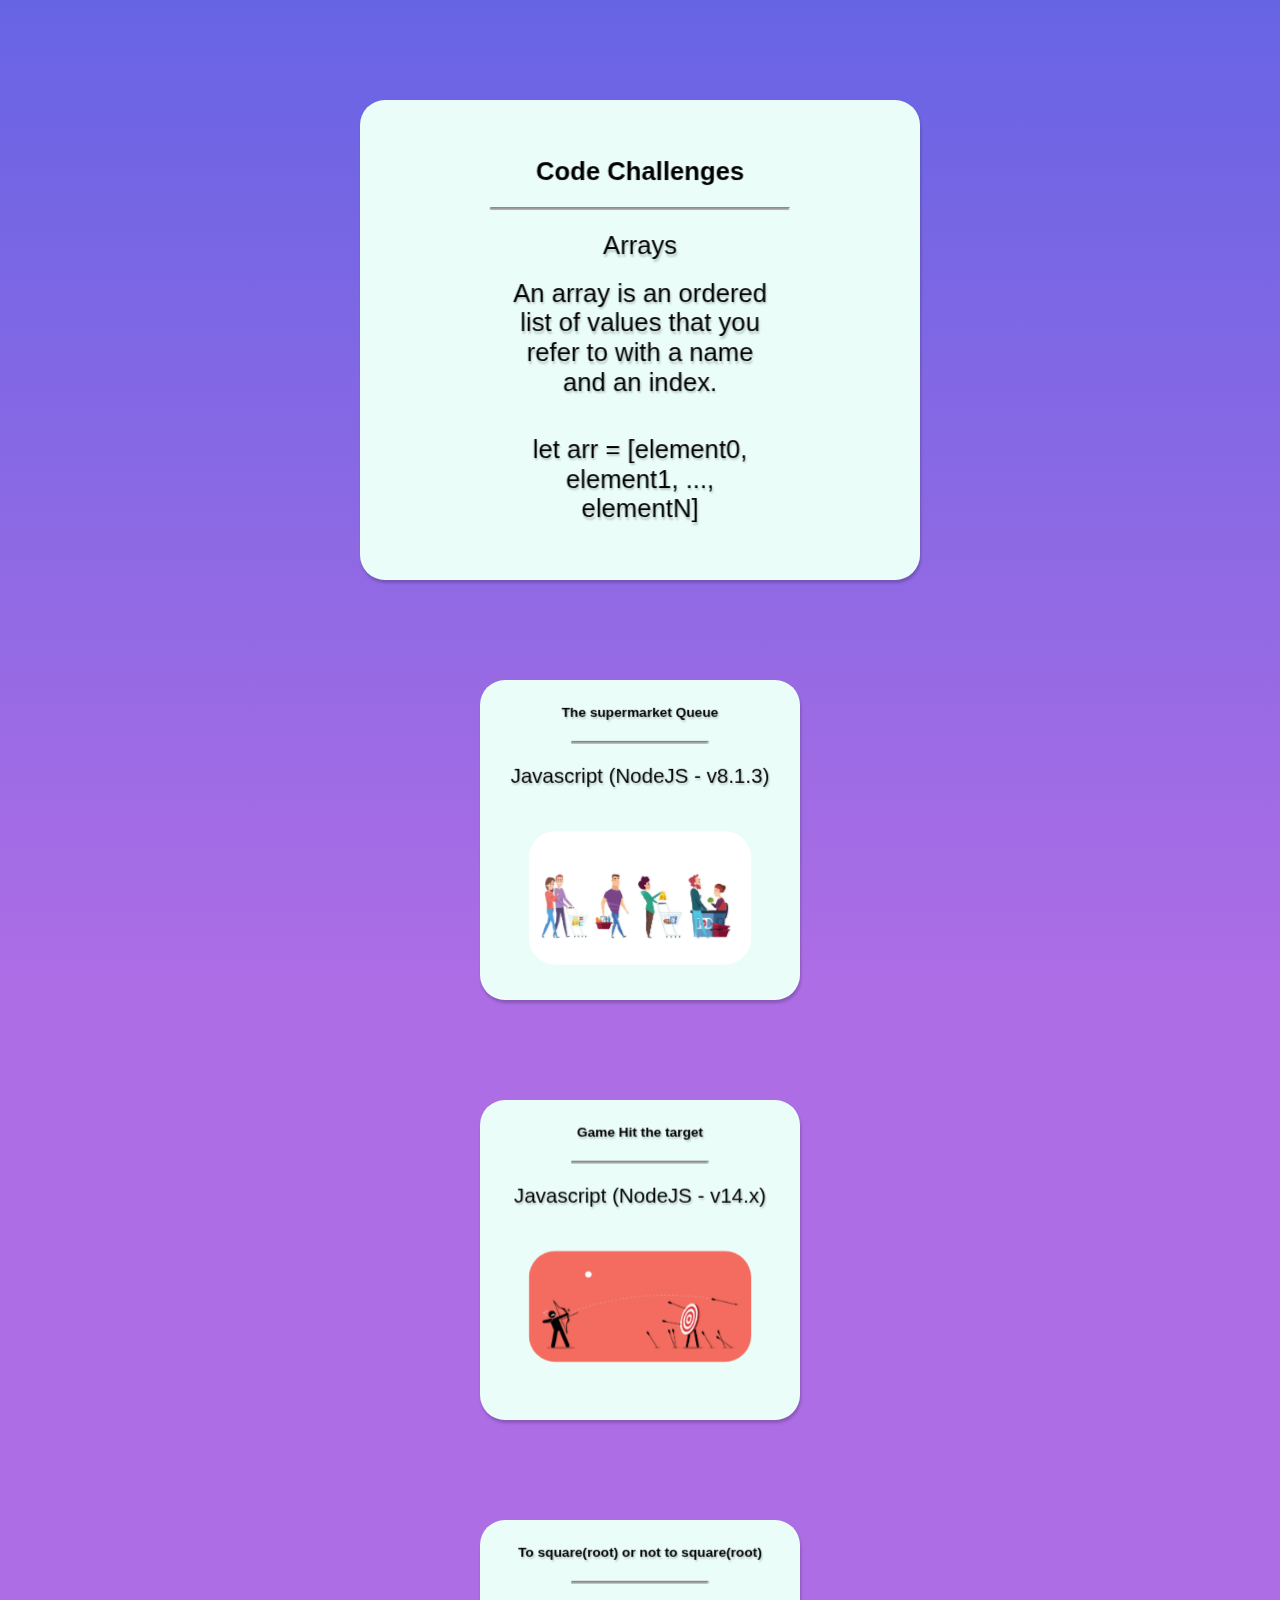
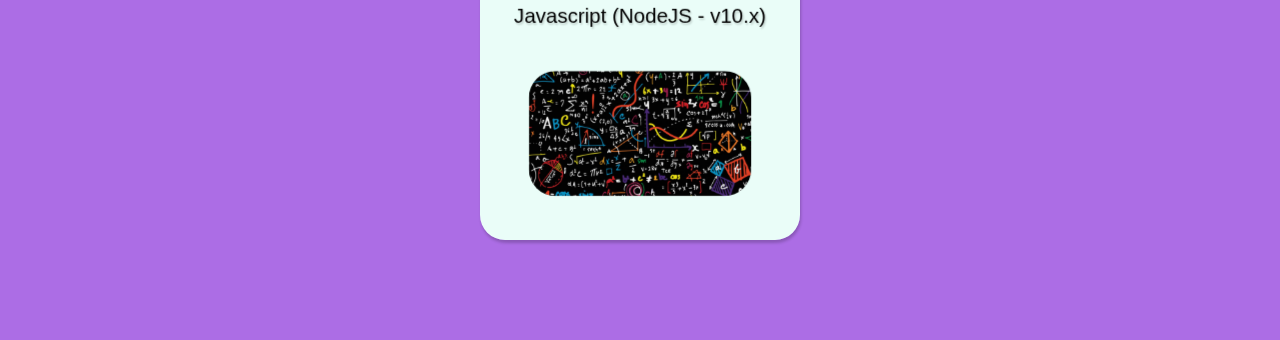
<file: code-challenge/arrays/index.html>
<!DOCTYPE html>
<html lang="en">
<head>
    <meta charset="UTF-8">
    <meta name="viewport" content="width=device-width, initial-scale=1.0">
    <meta name="description" content="Algorithms to solve specific problems">
    <title>Arrays</title>
    <link rel="stylesheet" href="CSS/styles.css">
    <link rel="icon" type="image/x-icon" href="media/images/icon.webp">
</head>
<body>

<div class="cards-wrapper">
    <div class="card-container">
        <div class="card main">
            <div class="card-contents card-front main">
                <div class="card-depth">
                    <h1>Code Challenges</h1>
                    <hr>
                    <p>Arrays</p>
                    <p>An array is an ordered list of values that you refer to with a name and an index.</p>
                    <br>
                    <p>let arr = [element0, element1, ..., elementN]</p>
                </div>
            </div>
            <div class="card-contents card-back main">
                <div class="card-depth">
                    <h1>Instructions for the challenges</h1>
                    <hr>
                    <p>1.-Subscribe to <a href="https://codewars.com" id="codewars-1" target="_blank">codewars.com</a></p>
                    <p>2.-Click on "Copy code" from the backpart of any card below</p>
                    <p>3.-Visit the codewars link on the back of the challenge card</p>
                    <p>4.-Erase everything at the "Solution" section in codewars.com</p>
                    <p>5.-Paste the code at the "Solution" section</p>
                </div>
            </div>
        </div>
    </div>
</div>


<div class="cards-wrapper">
    <div class="card-container item">
        <div class="card item">
            <div class="card-contents card-front item">
                <div class="card-depth item">
                    <h2>The supermarket Queue</h2>
                    <hr>
                    <p>Javascript (NodeJS - v8.1.3)</p>
                    <div class="project-image"><img src="media/images/supermarketq.webp" alt="Supermarket Queue"></div>


                </div>
            </div>
            <div class="card-contents card-back item">
                <div class="card-depth item">
                    <h2>There is a queue for the self-checkout tills at the supermarket. Your task is write a function
                        to calculate the total time required for all the customers to check out!</h2>
                    <hr>
                    <p><a href="https://www.codewars.com/kata/57b06f90e298a7b53d000a86"  id="codewars-2" target="_blank">https://www.codewars.com<br>/kata/57b06f90e298a7b53d000a86</a>
                    </p>
                    <button class="button-grow" id="buttoncode1">Copy code</button>
                    <p class="code" id="code1">
                        // My solution - by Brian David Garcia Manzanarez
                        let isFirstRunFlag = false
                        let noMoreCustomersFlag = false
                        let fastestNextCustomer = ""
                        let totalTimeSpend = 0
                        function queueTime(customers, n) {
                        if (n === 1) {
                        return customers.reduce((sum, element) => sum + element, 0)
                        } else if (n >= customers.length) {
                        customers.sort((a, b) => b - a);
                        return customers[0]
                        } else {
                        //Set arrays for customers (2 different ones, one that refers to the customers in tills and the
                        other one referring to the customers waiting in line)
                        let customersTills = [];
                        customersTills.push(customers.slice(0, n))
                        let customersTillsFinalArray = customersTills.reduce((acc, val) => acc.concat(val), [])
                        let customersWaitingInLine = [];
                        customersWaitingInLine.push(customers.slice(n, customers.length))
                        let customersWaitingInLineFinalArray = customersWaitingInLine.reduce((acc, val) =>
                        acc.concat(val), [])
                        let newArray = [];
                        //The next function is where the magic happens
                        let supermarketTill = (CustomerTillPaymentLine) => {
                        //Orders the array, so I can access to the first value (the lower one)
                        let correctOrder = CustomerTillPaymentLine.sort((a, b) => a - b);
                        //If it's the fist time you access here, It saves the lower value at fastestNextCustomer
                        //If the Till has been updated, adds the next lower value to tw previous one (updating the time
                        needed to finish the line)
                        if (isFirstRunFlag === false) {
                        fastestNextCustomer = correctOrder[0];
                        totalTimeSpend += fastestNextCustomer;
                        }
                        //Subtract one number from each element of the customers at tills array (simulating the time
                        spending for they to pay)
                        newArray = CustomerTillPaymentLine.map(function (item) {
                        return item -= 1
                        });
                        //If there's no more clients waiting in line and every customer on till has finished, it
                        finishes the function, returning the final answer
                        if (customersWaitingInLineFinalArray.length === 0 && newArray.every((item) => item === 0)) {
                        return totalTimeSpend;
                        }
                        //Change this, so you can't modify the variable totalTimeSpend unless it exist a zero on the
                        till
                        isFirstRunFlag = true
                        //Set the conditions to detect if there's one zero or if every client in the tills has a zero as
                        value
                        //(Letting know if they finished there time, and need to be replaced)
                        let isThereAZero = newArray.some(item => item === 0)
                        let noneIsZero = newArray.every(item => item !== 0)
                        //If none of them iz zero just continue subtracting numbers
                        if (noneIsZero) {
                        supermarketTill(newArray)
                        }
                        //If theres a zero:
                        if (isThereAZero) {
                        //Deletes all the zeros in the array
                        newArray = newArray.filter((item) => item > 0)
                        //Add the next client in line to the till, until all the available tills are covered
                        //and deletes the client from the waiting line array
                        let addItem = () => {
                        if (newArray.length < n && customersWaitingInLineFinalArray.length > 0) {
                        newArray.push(customersWaitingInLineFinalArray[0])
                        customersWaitingInLineFinalArray.splice(0, 1)
                        addItem()
                        //You change this so the next lower value in the till can be saved at the variable
                        totalTimeSpend (because it's going to access to that part)
                        isFirstRunFlag = false
                        }
                        //If there's no more clients waiting in line, it adds the higher number remaining in the till
                        //to the total time spend (final answer)
                        if (customersWaitingInLineFinalArray.length === 0 && !noMoreCustomersFlag) {
                        //It's important to change the flag to true, because the next time doesn't access here
                        noMoreCustomersFlag = true
                        totalTimeSpend += Math.max(...newArray)
                        return totalTimeSpend
                        }
                        }
                        addItem()
                        //If there is more clients in line, this happens (this is the original state of this variable)
                        if (!noMoreCustomersFlag) {
                        supermarketTill(newArray)
                        }
                        }
                        }
                        supermarketTill(customersTillsFinalArray)
                        //At the end it changes all the values to the original ones to repeat the process with the next
                        test.
                        isFirstRunFlag = false
                        noMoreCustomersFlag = false
                        let finalElement = totalTimeSpend
                        totalTimeSpend = 0
                        //Returns the final answer
                        return finalElement
                        }
                        }
                    </p>
                    <a href="code1.html" target="_blank" id="code-1">View Code</a>
                </div>
            </div>
        </div>
    </div>
</div>
<div class="cards-wrapper">
    <div class="card-container">
        <div class="card">
            <div class="card-contents card-front item">
                <div class="card-depth item">
                    <h2>Game Hit the target</h2>
                    <hr>
                    <p>Javascript (NodeJS - v14.x)</p>
                    <div class="project-image"><img src="media/images/target.webp" alt="Target game"></div>
                </div>
            </div>
            <div class="card-contents card-back item">
                <div class="card-depth item">
                    <h2>Given a matrix n x n (2-7), determine if the arrow is directed to the target (x).
                        There will be only 1 arrow '>' and 1 target 'x'
                        An empty spot will be denoted by a space " ", the target with a cross "x", and the scope
                        ">"</h2>
                    <hr>
                    <p><a href="https://www.codewars.com/kata/5ffc226ce1666a002bf023d2" id="codewars-3" target="_blank">https://www.codewars.com<br>/kata/5ffc226ce1666a002bf023d2</a>
                    </p>
                    <button class="button-grow" id="buttoncode2">Copy code</button>
                    <p class="code" id="code2">
                        const solution = mtrx => {
                        if(mtrx.some(item => item.includes(">") && item.includes("x") )) {
                        let arrayWanted = mtrx.find(i => i.includes(">"))
                        let upPosition = arrayWanted.findIndex(j => j === ">")
                        let xPosition = arrayWanted.findIndex(k => k === "x")
                        if (upPosition < xPosition) {
                        return true
                        } else {
                        return false
                        }
                        } else {
                        return false}
                        }
                    </p>
                    <a href="code2.html" target="_blank" id="code-2">View Code</a>
                </div>
            </div>
        </div>
    </div>
</div>
<div class="cards-wrapper">
    <div class="card-container">
        <div class="card">
            <div class="card-contents card-front item">
                <div class="card-depth item">
                    <h2>To square(root) or not to square(root)</h2>
                    <hr>
                    <p>Javascript (NodeJS - v10.x)</p>
                    <div class="project-image"><img src="media/images/math.webp" alt="Math image" class="special-image"></div>
                </div>
            </div>
            <div class="card-contents card-back items ">
                <div class="card-depth items">
                    <h2 class="smaller">Write a method, that will get an integer array as parameter and will process every number from
                        this array.
                        Return a new array with processing every number of the input-array like this:
                        If the number has an integer square root, take this, otherwise square the number.</h2>
                    <hr>
                    <p><a href="https://www.codewars.com/kata/57f6ad55cca6e045d2000627" id="codewars-4" target="_blank">https://www.codewars.com<br>/kata/57f6ad55cca6e045d2000627</a>
                    </p>
                    <button class="button-grow" id="buttoncode3">Copy code</button>
                    <p class="code" id="code3">
                        function squareOrSquareRoot(array) {
                        let answer = []
                        array.forEach (
                        function(item){
                        if(Number.isInteger(Math.sqrt(item))) {
                        answer.push(Math.sqrt(item))
                        } else {
                        answer.push(item**2)
                        }
                        })
                        return answer;
                        }
                    </p>
                    <a href="code3.html" target="_blank" id="code-3">View Code</a>
                </div>
            </div>
        </div>
    </div>
</div>

<script src="script.js"></script>
</body>
</html>
</file>
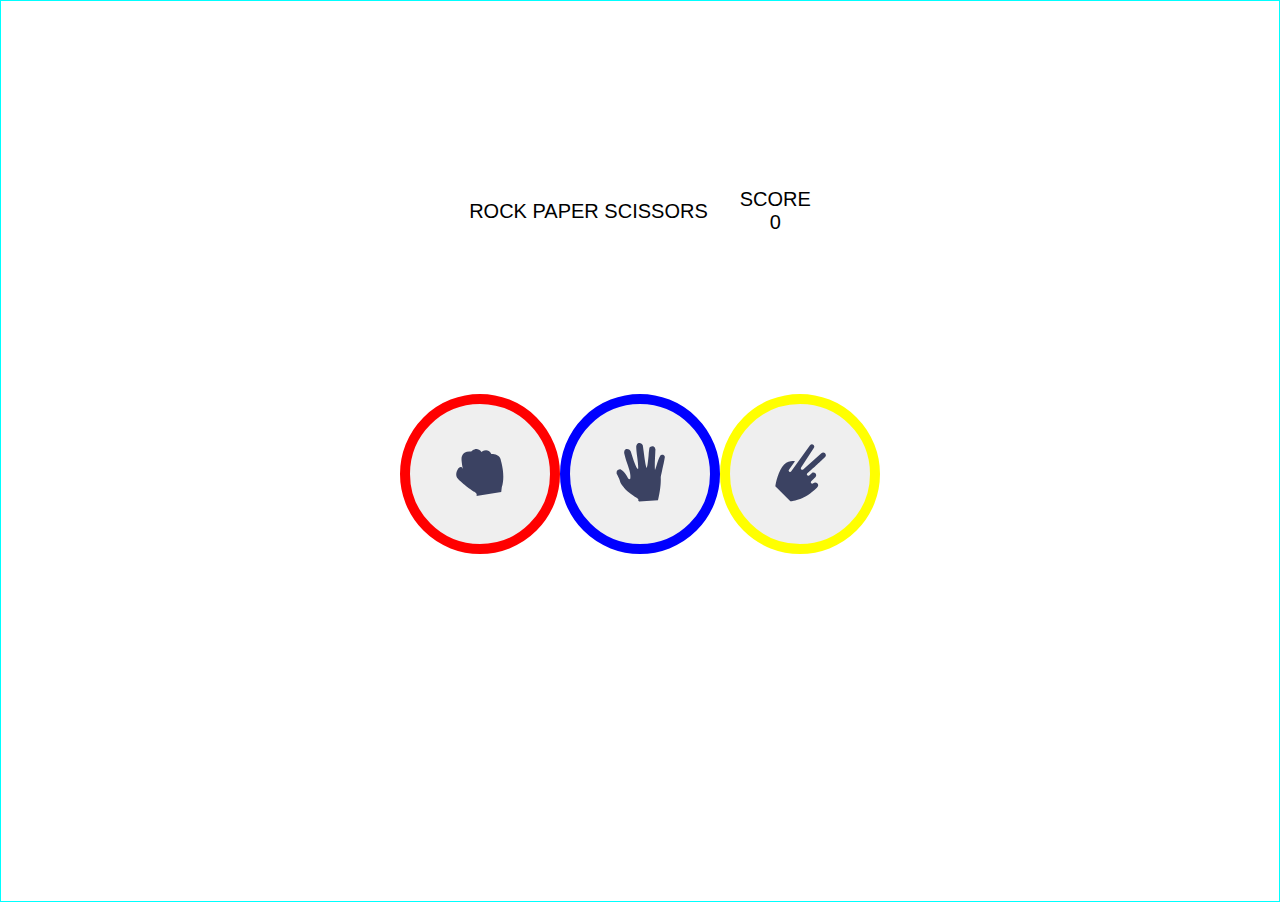
<file: code-challenge/rock_game/index.html>
<!doctype html><html lang="en"><head><meta charset="utf-8"/><link rel="icon" href="/favicon.ico"/><meta name="viewport" content="width=device-width,initial-scale=1"/><meta name="theme-color" content="#000000"/><meta name="description" content="Web site created using create-react-app"/><link rel="apple-touch-icon" href="logo192.png"/><link rel="manifest" href="manifest.json"/><title>React App</title><script defer="defer" src="static/js/main.d189e7df.js"></script><link href="static/css/main.073c9b0a.css" rel="stylesheet"></head><body><noscript>You need to enable JavaScript to run this app.</noscript><div id="root"></div></body></html>
</file>
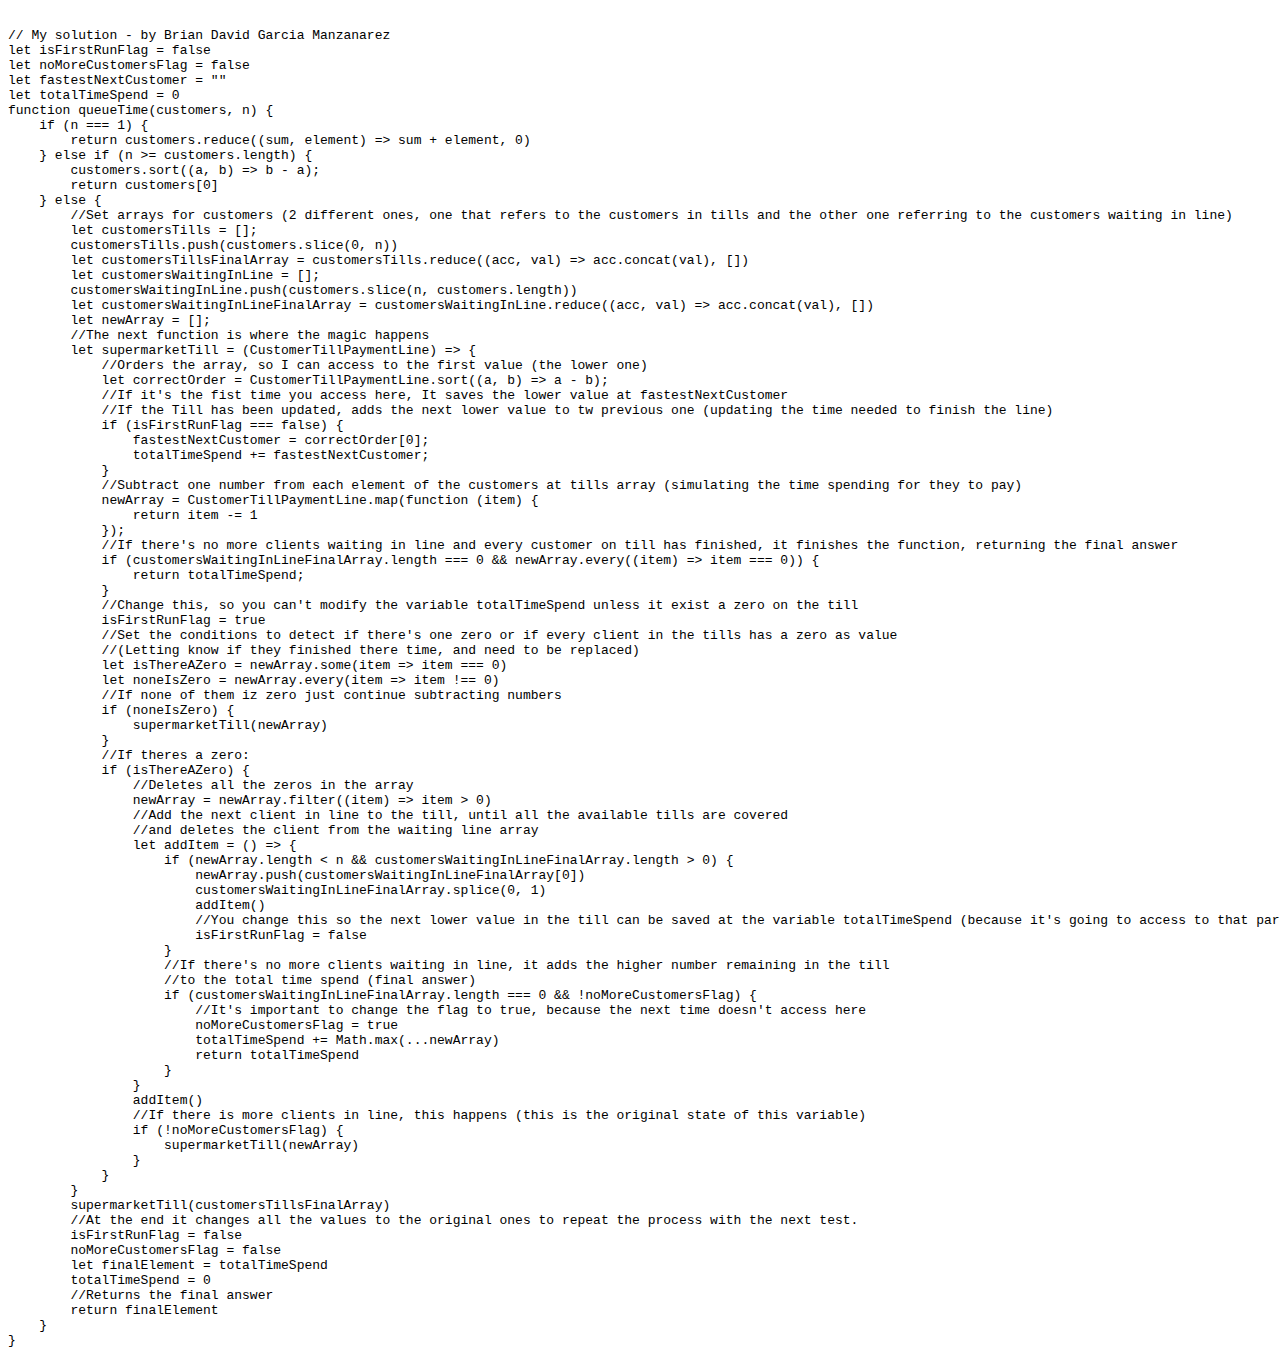
<file: code-challenge/code1.html>
<!DOCTYPE html>
<html lang="en">
<head>
    <meta charset="UTF-8">
    <title>Code1</title>
</head>
<body>
<pre><p><code>
// My solution - by Brian David Garcia Manzanarez
let isFirstRunFlag = false
let noMoreCustomersFlag = false
let fastestNextCustomer = ""
let totalTimeSpend = 0
function queueTime(customers, n) {
    if (n === 1) {
        return customers.reduce((sum, element) => sum + element, 0)
    } else if (n >= customers.length) {
        customers.sort((a, b) => b - a);
        return customers[0]
    } else {
        //Set arrays for customers (2 different ones, one that refers to the customers in tills and the other one referring to the customers waiting in line)
        let customersTills = [];
        customersTills.push(customers.slice(0, n))
        let customersTillsFinalArray = customersTills.reduce((acc, val) => acc.concat(val), [])
        let customersWaitingInLine = [];
        customersWaitingInLine.push(customers.slice(n, customers.length))
        let customersWaitingInLineFinalArray = customersWaitingInLine.reduce((acc, val) => acc.concat(val), [])
        let newArray = [];
        //The next function is where the magic happens
        let supermarketTill = (CustomerTillPaymentLine) => {
            //Orders the array, so I can access to the first value (the lower one)
            let correctOrder = CustomerTillPaymentLine.sort((a, b) => a - b);
            //If it's the fist time you access here, It saves the lower value at fastestNextCustomer
            //If the Till has been updated, adds the next lower value to tw previous one (updating the time needed to finish the line)
            if (isFirstRunFlag === false) {
                fastestNextCustomer = correctOrder[0];
                totalTimeSpend += fastestNextCustomer;
            }
            //Subtract one number from each element of the customers at tills array (simulating the time spending for they to pay)
            newArray = CustomerTillPaymentLine.map(function (item) {
                return item -= 1
            });
            //If there's no more clients waiting in line and every customer on till has finished, it finishes the function, returning the final answer
            if (customersWaitingInLineFinalArray.length === 0 && newArray.every((item) => item === 0)) {
                return totalTimeSpend;
            }
            //Change this, so you can't modify the variable totalTimeSpend unless it exist a zero on the till
            isFirstRunFlag = true
            //Set the conditions to detect if there's one zero or if every client in the tills has a zero as value
            //(Letting know if they finished there time, and need to be replaced)
            let isThereAZero = newArray.some(item => item === 0)
            let noneIsZero = newArray.every(item => item !== 0)
            //If none of them iz zero just continue subtracting numbers
            if (noneIsZero) {
                supermarketTill(newArray)
            }
            //If theres a zero:
            if (isThereAZero) {
                //Deletes all the zeros in the array
                newArray = newArray.filter((item) => item > 0)
                //Add the next client in line to the till, until all the available tills are covered
                //and deletes the client from the waiting line array
                let addItem = () => {
                    if (newArray.length < n && customersWaitingInLineFinalArray.length > 0) {
                        newArray.push(customersWaitingInLineFinalArray[0])
                        customersWaitingInLineFinalArray.splice(0, 1)
                        addItem()
                        //You change this so the next lower value in the till can be saved at the variable totalTimeSpend (because it's going to access to that part)
                        isFirstRunFlag = false
                    }
                    //If there's no more clients waiting in line, it adds the higher number remaining in the till
                    //to the total time spend (final answer)
                    if (customersWaitingInLineFinalArray.length === 0 && !noMoreCustomersFlag) {
                        //It's important to change the flag to true, because the next time doesn't access here
                        noMoreCustomersFlag = true
                        totalTimeSpend += Math.max(...newArray)
                        return totalTimeSpend
                    }
                }
                addItem()
                //If there is more clients in line, this happens (this is the original state of this variable)
                if (!noMoreCustomersFlag) {
                    supermarketTill(newArray)
                }
            }
        }
        supermarketTill(customersTillsFinalArray)
        //At the end it changes all the values to the original ones to repeat the process with the next test.
        isFirstRunFlag = false
        noMoreCustomersFlag = false
        let finalElement = totalTimeSpend
        totalTimeSpend = 0
        //Returns the final answer
        return finalElement
    }
}
</code></p></pre>
</body>
</html>
</file>
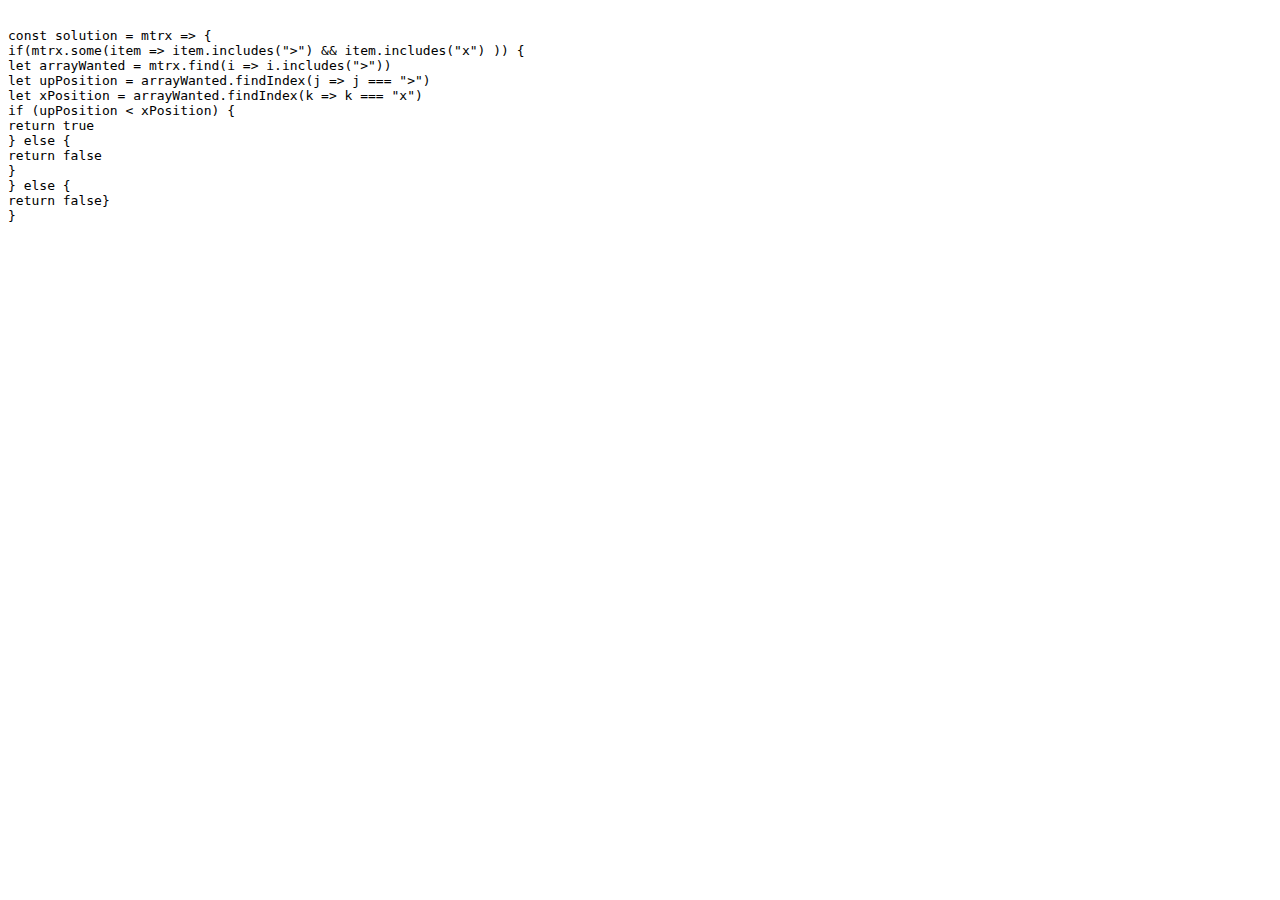
<file: code-challenge/code2.html>
<!DOCTYPE html>
<html lang="en">
<head>
    <meta charset="UTF-8">
    <title>Code2</title>
</head>
<body>
<pre><p><code>
const solution = mtrx => {
if(mtrx.some(item => item.includes(">") && item.includes("x") )) {
let arrayWanted = mtrx.find(i => i.includes(">"))
let upPosition = arrayWanted.findIndex(j => j === ">")
let xPosition = arrayWanted.findIndex(k => k === "x")
if (upPosition < xPosition) {
return true
} else {
return false
}
} else {
return false}
}
</code></p></pre>
</body>
</html>
</file>
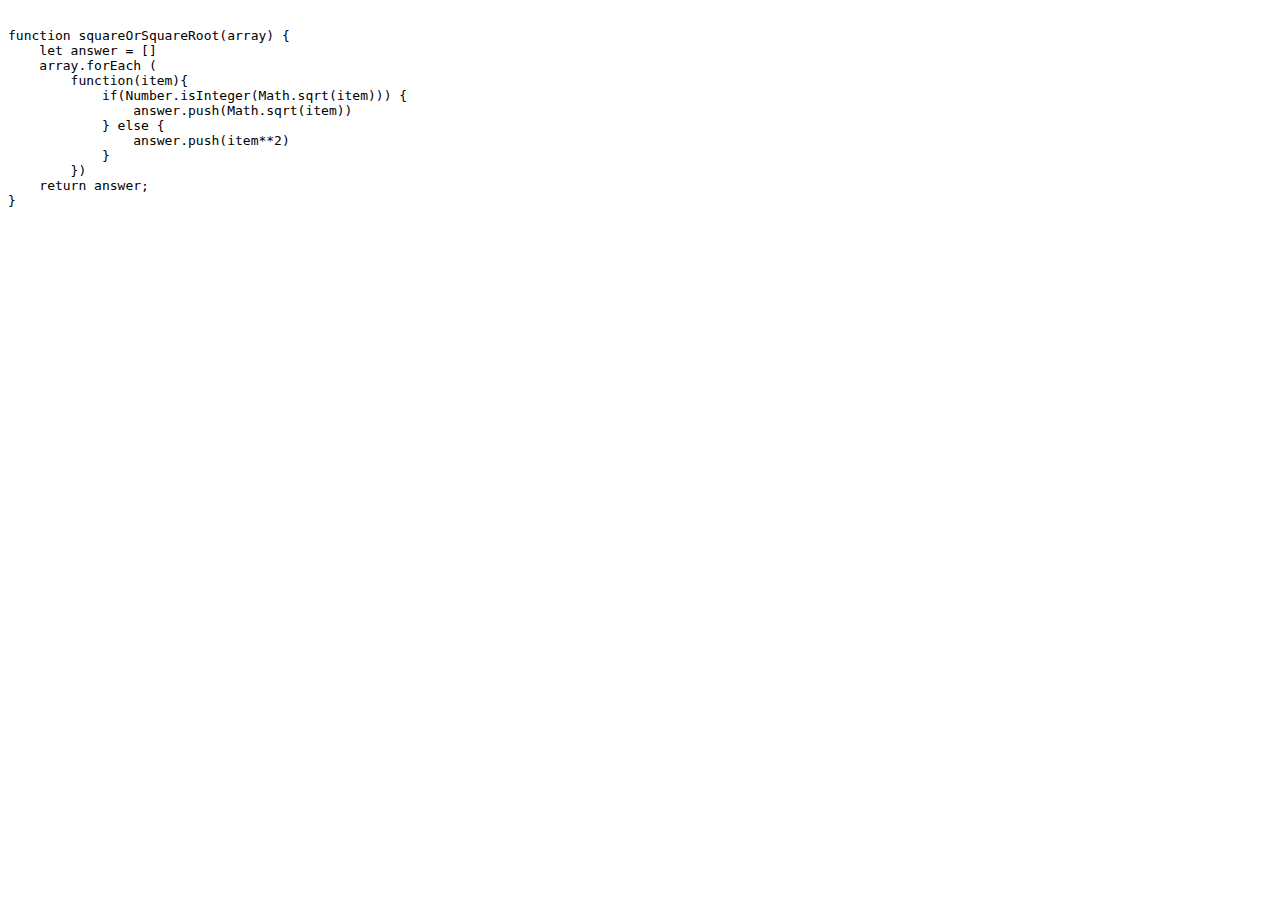
<file: code-challenge/code3.html>
<!DOCTYPE html>
<html lang="en">
<head>
    <meta charset="UTF-8">
    <title>Code3</title>
</head>
<body>
<pre><p><code>
function squareOrSquareRoot(array) {
    let answer = []
    array.forEach (
        function(item){
            if(Number.isInteger(Math.sqrt(item))) {
                answer.push(Math.sqrt(item))
            } else {
                answer.push(item**2)
            }
        })
    return answer;
}
</code></p></pre>
</body>
</html>
</file>
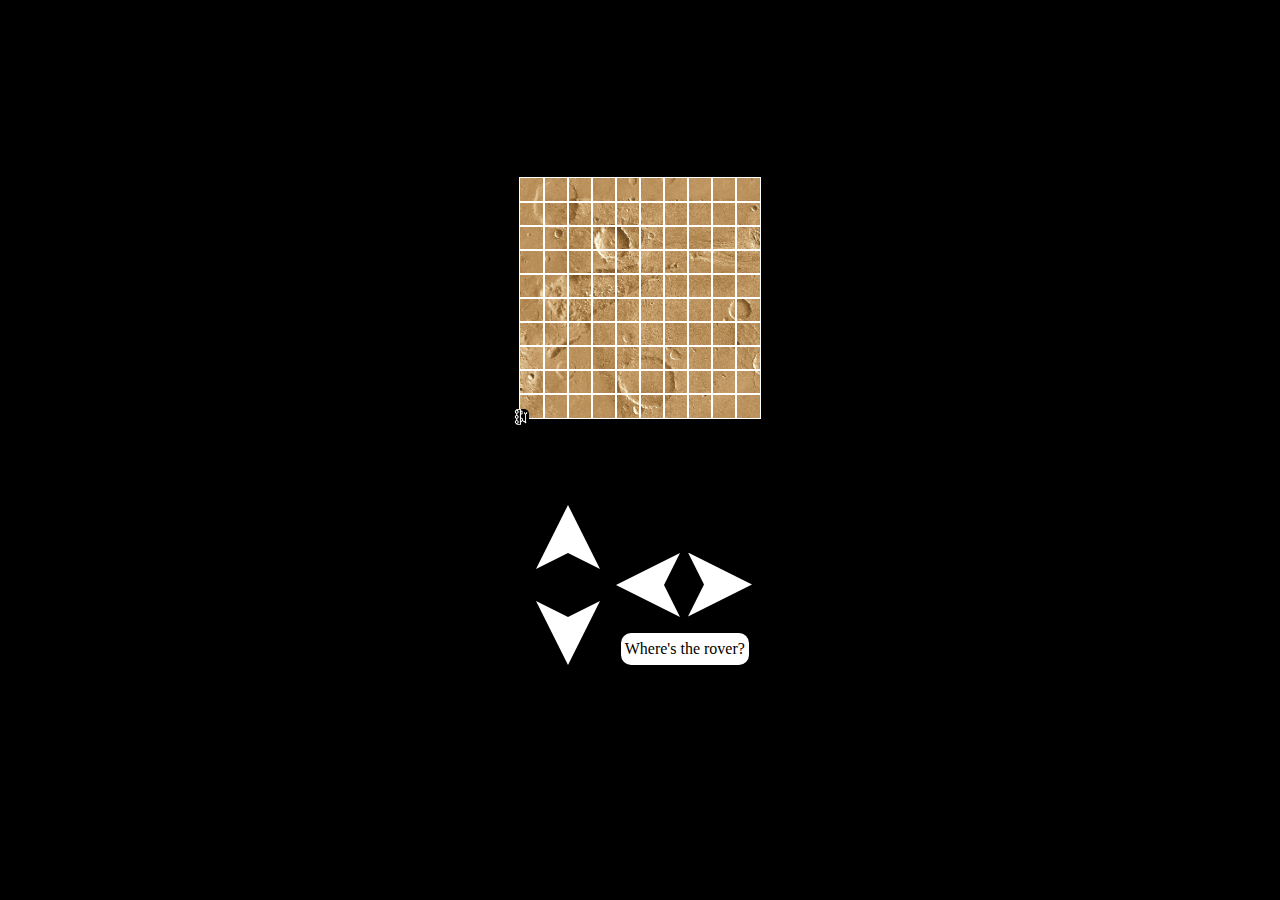
<file: code-challenge/mars_rover/game.html>
<!DOCTYPE html>
<html lang="en">
<head>
    <meta charset="UTF-8">
    <title>Mars Rover - Game</title>
    <meta name="viewport" content="width=device-width, initial-scale=1">
    <link rel="stylesheet" href="game.css">
</head>
<body>
<div class="mars">
    <div class="node"></div>
    <div class="node"></div>
    <div class="node"></div>
    <div class="node"></div>
    <div class="node"></div>
    <div class="node"></div>
    <div class="node"></div>
    <div class="node"></div>
    <div class="node"></div>
    <div class="node"></div>
    <div class="node"></div>
    <div class="node"></div>
    <div class="node"></div>
    <div class="node"></div>
    <div class="node"></div>
    <div class="node"></div>
    <div class="node"></div>
    <div class="node"></div>
    <div class="node"></div>
    <div class="node"></div>
    <div class="node"></div>
    <div class="node"></div>
    <div class="node"></div>
    <div class="node"></div>
    <div class="node"></div>
    <div class="node"></div>
    <div class="node"></div>
    <div class="node"></div>
    <div class="node"></div>
    <div class="node"></div>
    <div class="node"></div>
    <div class="node"></div>
    <div class="node"></div>
    <div class="node"></div>
    <div class="node"></div>
    <div class="node"></div>
    <div class="node"></div>
    <div class="node"></div>
    <div class="node"></div>
    <div class="node"></div>
    <div class="node"></div>
    <div class="node"></div>
    <div class="node"></div>
    <div class="node"></div>
    <div class="node"></div>
    <div class="node"></div>
    <div class="node"></div>
    <div class="node"></div>
    <div class="node"></div>
    <div class="node"></div>
    <div class="node"></div>
    <div class="node"></div>
    <div class="node"></div>
    <div class="node"></div>
    <div class="node"></div>
    <div class="node"></div>
    <div class="node"></div>
    <div class="node"></div>
    <div class="node"></div>
    <div class="node"></div>
    <div class="node"></div>
    <div class="node"></div>
    <div class="node"></div>
    <div class="node"></div>
    <div class="node"></div>
    <div class="node"></div>
    <div class="node"></div>
    <div class="node"></div>
    <div class="node"></div>
    <div class="node"></div>
    <div class="node"></div>
    <div class="node"></div>
    <div class="node"></div>
    <div class="node"></div>
    <div class="node"></div>
    <div class="node"></div>
    <div class="node"></div>
    <div class="node"></div>
    <div class="node"></div>
    <div class="node"></div>
    <div class="node"></div>
    <div class="node"></div>
    <div class="node"></div>
    <div class="node"></div>
    <div class="node"></div>
    <div class="node"></div>
    <div class="node"></div>
    <div class="node"></div>
    <div class="node"></div>
    <div class="node"></div>
    <div class="node"></div>
    <div class="node"></div>
    <div class="node"></div>
    <div class="node"></div>
    <div class="node"></div>
    <div class="node"></div>
    <div class="node"></div>
    <div class="node"></div>
    <div class="node"></div>
    <div class="node"></div>
    <div class="rover" id="rover" style="bottom: 0.5rem; left: -0.7rem; transform: rotate(0deg)"></div>
</div>
<div class="controls">
    <div class="up" id="up"></div>
    <div class="down" id="down"></div>
    <div class="left" id="left"></div>
    <div class="right" id="right"></div>
    <div class="show-data" id="show-data">Where's the rover?</div>
</div>

<script src="rover.js"></script>
</body>
</html>
</file>
<file: css/styles.css>
*, *::before, *::after {
  box-sizing: border-box;
}

html {
  scroll-behavior: smooth;
}

body {
  margin: 0;
  padding: 0;
  overflow-x: hidden;
  width: 100vw;
}

a {
  text-decoration: none;
}

img {
  width: 100%;
}

li {
  list-style: none;
}

:root {
  --z-back: -10;
  --z-normal: 1;
  --z-tooltip: 10;
  --z-fixed: 100;
  --z-modal: 1000;
  --z-modal-back: 990;
  --z-modal-normal: 1001;
  --z-modal-tooltip: 1010;
  --z-modal-fixed: 1100;
  --z-modal-supreme: 10000;
}

.profile-card__button {
  width: 2rem;
  height: 2rem;
  position: absolute;
  top: 80%;
  left: 50%;
  transform: translate(-50%, 50%);
}
.profile-card__button-link {
  width: 2rem;
  height: 2rem;
}
.profile-card__button-icon {
  width: 2rem;
}
@media screen and (min-width: 1024px) {
  .profile-card__button-icon {
    display: none;
  }
}

.hamburger-button {
  position: fixed;
  top: 1rem;
  right: 1rem;
  display: block;
  width: 2.5rem;
  height: 2.5rem;
  background-color: var(--color-main);
  border-radius: 25px;
  z-index: var(--z-normal);
}
@media screen and (min-width: 400px) {
  .hamburger-button {
    position: fixed;
    top: 1rem;
    right: 1rem;
    width: 3.5rem;
    height: 3.5rem;
    background-color: var(--color-main);
    border-radius: 40px;
    z-index: var(--z-normal);
    display: flex;
    justify-content: center;
    align-items: center;
    flex-direction: column;
  }
}
@media screen and (min-width: 1024px) {
  .hamburger-button {
    display: none;
  }
}
.hamburger-button__slide {
  position: relative;
  left: 30%;
  background-color: #fff;
  width: 40%;
  height: 0.1rem;
}
@media screen and (min-width: 400px) {
  .hamburger-button__slide {
    position: relative;
    left: 0;
    background-color: #fff;
    width: 40%;
    height: 0.1rem;
    margin: 0.1rem;
  }
}
.hamburger-button .first {
  top: 0.9rem;
}
@media screen and (min-width: 400px) {
  .hamburger-button .first {
    top: 0;
  }
}
.hamburger-button .second {
  top: 1.1rem;
}
@media screen and (min-width: 400px) {
  .hamburger-button .second {
    top: 0;
  }
}
.hamburger-button .third {
  top: 1.3rem;
}
@media screen and (min-width: 400px) {
  .hamburger-button .third {
    top: 0;
  }
}
.hamburger-button:hover {
  cursor: pointer;
}
.hamburger-button.button-clicked .hamburger-button__slide {
  position: relative;
  left: 25%;
  background-color: #fff;
  width: 50%;
  height: 0.1rem;
}
@media screen and (min-width: 400px) {
  .hamburger-button.button-clicked .hamburger-button__slide {
    left: 0;
  }
}
.hamburger-button.button-clicked .first {
  top: 1.2rem;
  transform: rotate(45deg);
}
@media screen and (min-width: 400px) {
  .hamburger-button.button-clicked .first {
    position: absolute;
    top: 20%;
    left: 45%;
    transform: rotate(45deg);
    width: 1px;
    height: 2rem;
    border: 2px solid #fff;
    background-color: #fff;
    border-radius: 30px;
    margin: 0;
  }
}
.hamburger-button.button-clicked .second {
  display: none;
}
.hamburger-button.button-clicked .third {
  top: 1.1rem;
  transform: rotate(-45deg);
}
@media screen and (min-width: 400px) {
  .hamburger-button.button-clicked .third {
    position: absolute;
    top: 20%;
    left: 45%;
    transform: rotate(-45deg);
    width: 1px;
    height: 2rem;
    border: 2px solid #fff;
    background-color: #fff;
    border-radius: 25px;
    margin: 0;
  }
}

.up-button {
  display: none;
}
.up-button.display {
  position: fixed;
  bottom: 1rem;
  right: 1rem;
  width: 2.5rem;
  height: 2.5rem;
  background-color: var(--color-main);
  border-radius: 25px;
  z-index: var(--z-normal);
  display: flex;
  justify-content: center;
  align-items: center;
}
@media screen and (min-width: 400px) {
  .up-button.display {
    position: fixed;
    right: 1rem;
    width: 3.5rem;
    height: 3.5rem;
    background-color: var(--color-main);
    border-radius: 35px;
    z-index: var(--z-normal);
    display: flex;
    justify-content: center;
    align-items: center;
  }
}
.up-button__image {
  height: 1rem;
}

.contact__message-me-button {
  position: relative;
  background-color: var(--color-main);
  border-radius: 5px;
  padding: 10px 24px;
  color: #fff;
  border: 0;
  display: block;
  margin: auto;
}
@media screen and (min-width: 425px) {
  .contact__message-me-button {
    font-size: 1.1rem;
    top: 1.5rem;
  }
}
@media screen and (min-width: 1024px) {
  .contact__message-me-button {
    font-size: 1.3rem;
    top: 0.7rem;
  }
}

:root {
  --color-main: #DD1335;
  --color-gradient1: #e42b3f;
  --color-gradient2: #ea3c49;
  --color-gradient3: #f14a53;
  --color-gradient4: #f7575d;
  --color-gradient5: #fa5c79;
  --color-gradient6: #f96694;
  --color-gradient7: #f372ad;
  --color-gradient8: #d486d2;
  --color-gradient9: #ac99e6;
  --color-gradient10: #85a8e9;
  --color-details: #70B2DE;
  --color-secondary: #FF676B;
  --color-details-dark: #004D73;
  --color-bone: #e3dac9;
  --color-alert: red;
  --color-darker-background: hsla(23, 100%, 95%, 100%);
  --color-darker-background-secondary: #DDD1BE;
  --color-box-shadow: darkgray;
  --color-gray: #ced4da;
}

.profile-card__title {
  color: #fff;
  text-shadow: 5px 5px 5px black, -5px -5px 5px black;
}

.profile-card__subtitle {
  color: #fff;
  text-shadow: 5px 5px 5px black, -5px -5px 5px black;
}

.profile-card__image {
  background-image: url("../../media/images/finalimage.webp");
  background-size: 200%;
  background-position: 5% 80%;
  background-repeat: no-repeat;
  height: 100vh;
  width: 100%;
  z-index: var(--z-back);
}
@media screen and (min-width: 375px) {
  .profile-card__image {
    background-size: 150%;
    background-position: 0 100%;
  }
}
@media screen and (min-width: 425px) {
  .profile-card__image {
    background-image: url("../../media/images/profile1rs.jpg");
  }
}
@media screen and (min-width: 520px) {
  .profile-card__image {
    background-size: 105%;
    background-position: 55% 0;
  }
}
@media screen and (min-width: 600px) {
  .profile-card__image {
    background-size: 100%;
    background-position: 0 -10rem;
  }
}
@media screen and (min-width: 820px) {
  .profile-card__image {
    background-size: 101%;
    background-position: -0.5rem -12rem;
  }
}
@media screen and (min-width: 840px) {
  .profile-card__image {
    background-size: 100%;
    background-position: 0 -12rem;
  }
}
@media screen and (min-width: 850px) {
  .profile-card__image {
    background-size: 100%;
    background-position: 0 -13rem;
  }
}
@media screen and (min-width: 870px) {
  .profile-card__image {
    background-size: 100%;
    background-position: 0 -14rem;
  }
}
@media screen and (min-width: 880px) {
  .profile-card__image {
    background-size: 100%;
    background-position: 0 -15rem;
  }
}
@media screen and (min-width: 900px) {
  .profile-card__image {
    background-size: 100%;
    background-position: 0 -16rem;
  }
}
@media screen and (min-width: 910px) {
  .profile-card__image {
    background-size: 100%;
    background-position: 0 -17rem;
  }
}
@media screen and (min-width: 930px) {
  .profile-card__image {
    background-size: 100%;
    background-position: 0 -18rem;
  }
}
@media screen and (min-width: 950px) {
  .profile-card__image {
    background-size: 100%;
    background-position: 0 -19rem;
  }
}
@media screen and (min-width: 970px) {
  .profile-card__image {
    background-size: 100%;
    background-position: 0 -20rem;
  }
}
@media screen and (min-width: 990px) {
  .profile-card__image {
    background-size: 100%;
    background-position: 0 -21rem;
  }
}
@media screen and (min-width: 1000px) {
  .profile-card__image {
    background-size: 100%;
    background-position: 0 -22rem;
  }
}
@media screen and (min-width: 1015px) {
  .profile-card__image {
    background-size: 100%;
    background-position: 0 -23rem;
  }
}
@media screen and (min-width: 1024px) {
  .profile-card__image {
    margin-left: 256px;
    width: 75%;
    background-size: 80%;
    background-position: 14rem -10.5rem;
    background-attachment: fixed;
    background-image: url("../../media/images/profile1bigwp.webp");
  }
}
@media screen and (min-width: 1035px) {
  .profile-card__image {
    background-position: 14rem -12rem;
    width: 76%;
  }
}
@media screen and (min-width: 1065px) {
  .profile-card__image {
    background-position: 14rem -14rem;
  }
}
@media screen and (min-width: 1100px) {
  .profile-card__image {
    background-position: 14rem -16rem;
    width: 77%;
  }
}
@media screen and (min-width: 1140px) {
  .profile-card__image {
    background-position: 15rem -18rem;
    width: 78%;
  }
}
@media screen and (min-width: 1185px) {
  .profile-card__image {
    width: 58rem;
    background-position: 15rem -20rem;
  }
}
@media screen and (min-width: 1200px) {
  .profile-card__image {
    width: 59rem;
    background-position: 15rem -20rem;
  }
}
@media screen and (min-width: 1215px) {
  .profile-card__image {
    width: 60rem;
    background-position: 16rem -20rem;
  }
}
@media screen and (min-width: 1230px) {
  .profile-card__image {
    width: 61rem;
    background-position: 16rem -22rem;
  }
}
@media screen and (min-width: 1245px) {
  .profile-card__image {
    width: 62rem;
    background-position: 16rem -22rem;
  }
}
@media screen and (min-width: 1260px) {
  .profile-card__image {
    width: 63rem;
    background-position: 16rem -24rem;
  }
}
@media screen and (min-width: 1275px) {
  .profile-card__image {
    width: 64rem;
    background-position: 16rem -26rem;
  }
}
@media screen and (min-width: 1290px) {
  .profile-card__image {
    width: 65rem;
    background-position: 16rem -26rem;
  }
}
@media screen and (min-width: 1300px) {
  .profile-card__image {
    background-size: 81%;
  }
}
@media screen and (min-width: 1315px) {
  .profile-card__image {
    width: 66rem;
  }
}
@media screen and (min-width: 1330px) {
  .profile-card__image {
    width: 67rem;
  }
}
@media screen and (min-width: 1345px) {
  .profile-card__image {
    width: 68rem;
    background-position: 16rem -28rem;
  }
}
@media screen and (min-width: 1360px) {
  .profile-card__image {
    width: 69rem;
  }
}
@media screen and (min-width: 1375px) {
  .profile-card__image {
    width: 70rem;
    background-position: 16rem -30rem;
  }
}
@media screen and (min-width: 1390px) {
  .profile-card__image {
    width: 71rem;
    background-position: 16rem -30rem;
  }
}
@media screen and (min-width: 1405px) {
  .profile-card__image {
    width: 72rem;
    background-position: 16rem -30rem;
  }
}
@media screen and (min-width: 1420px) {
  .profile-card__image {
    width: 74rem;
    background-position: 16rem -32rem;
  }
}
@media screen and (min-width: 1440px) {
  .profile-card__image {
    width: 74rem;
    background-position: 16rem -34rem;
    background-size: 83%;
  }
}
@media screen and (min-width: 1450px) {
  .profile-card__image {
    width: 75rem;
  }
}
@media screen and (min-width: 1470px) {
  .profile-card__image {
    width: 76rem;
  }
}
@media screen and (min-width: 1490px) {
  .profile-card__image {
    width: 77rem;
  }
}
@media screen and (min-width: 1500px) {
  .profile-card__image {
    width: 78rem;
    background-position: 16rem -36rem;
  }
}
@media screen and (min-width: 1520px) {
  .profile-card__image {
    width: 79rem;
    background-position: 16rem -36rem;
  }
}
@media screen and (min-width: 1536px) {
  .profile-card__image {
    width: 80rem;
    background-position: 16rem -40rem;
    background-size: 90%;
  }
}
@media screen and (min-width: 1600px) {
  .profile-card__image {
    width: 84rem;
    background-position: 16rem -40rem;
    background-size: 84%;
  }
}
@media screen and (min-height: 650px) and (min-width: 375px) {
  .profile-card__image {
    background-size: 175%;
    background-position: 0 95%;
  }
}
@media screen and (min-height: 650px) and (min-width: 425px) {
  .profile-card__image {
    background-size: 150%;
    background-position: -7rem 0rem;
  }
}
@media screen and (min-height: 650px) and (min-width: 450px) {
  .profile-card__image {
    background-size: 140%;
    background-position: -5.9rem 0rem;
  }
}
@media screen and (min-height: 650px) and (min-width: 480px) {
  .profile-card__image {
    background-size: 137%;
  }
}
@media screen and (min-height: 650px) and (min-width: 500px) {
  .profile-card__image {
    background-size: 130%;
    background-position: -4.9rem 0rem;
  }
}
@media screen and (min-height: 650px) and (min-width: 520px) {
  .profile-card__image {
    background-size: 120%;
    background-position: -3.5rem 0rem;
  }
}
@media screen and (min-height: 650px) and (min-width: 560px) {
  .profile-card__image {
    background-size: 110%;
    background-position: -2rem 0rem;
  }
}
@media screen and (min-height: 650px) and (min-width: 610px) {
  .profile-card__image {
    background-size: 100%;
    background-position: 0rem 0rem;
  }
}
@media screen and (min-height: 650px) and (min-width: 670px) {
  .profile-card__image {
    background-size: 120%;
    background-position: -4.5rem -12rem;
  }
}
@media screen and (min-height: 650px) and (min-width: 720px) {
  .profile-card__image {
    background-size: 110%;
    background-position: -2.5rem -9rem;
  }
}
@media screen and (min-height: 650px) and (min-width: 750px) {
  .profile-card__image {
    background-size: 105%;
    background-position: -1.5rem -9rem;
  }
}
@media screen and (min-height: 650px) and (min-width: 780px) {
  .profile-card__image {
    background-size: 120%;
    background-position: -5.5rem -19rem;
  }
}
@media screen and (min-height: 650px) and (min-width: 820px) {
  .profile-card__image {
    background-position: -5.5rem -23rem;
  }
}
@media screen and (min-height: 650px) and (min-width: 880px) {
  .profile-card__image {
    background-size: 100%;
    background-position: center;
  }
}
@media screen and (min-height: 650px) and (min-width: 1024px) {
  .profile-card__image {
    background-position: 6rem;
  }
}
@media screen and (min-height: 650px) and (min-width: 1080px) {
  .profile-card__image {
    background-position: 6rem -28rem;
  }
}
@media screen and (min-height: 650px) and (min-width: 1140px) {
  .profile-card__image {
    background-position: 5rem -31rem;
  }
}
@media screen and (min-height: 650px) and (min-width: 1190px) {
  .profile-card__image {
    background-position: 5rem -33rem;
  }
}
@media screen and (min-height: 650px) and (min-width: 1220px) {
  .profile-card__image {
    background-position: 4rem -35rem;
  }
}
@media screen and (min-height: 650px) and (min-width: 1250px) {
  .profile-card__image {
    background-position: 3rem -36rem;
  }
}
@media screen and (min-height: 650px) and (min-width: 1270px) {
  .profile-card__image {
    background-size: 120%;
    background-position: 3rem -54rem;
  }
}
@media screen and (min-height: 650px) and (min-width: 1300px) {
  .profile-card__image {
    background-size: 93%;
    background-position: 9rem -34rem;
  }
}
@media screen and (min-height: 650px) and (min-width: 1330px) {
  .profile-card__image {
    background-position: 9rem -36rem;
  }
}
@media screen and (min-height: 650px) and (min-width: 1360px) {
  .profile-card__image {
    background-position: 8rem -39rem;
  }
}
@media screen and (min-height: 650px) and (min-width: 1420px) {
  .profile-card__image {
    background-position: 6rem -42rem;
  }
}
@media screen and (min-height: 700px) and (min-width: 1350px) {
  .profile-card__image {
    background-position: 8rem -33rem;
    background-size: 90%;
  }
}
@media screen and (min-height: 700px) and (min-width: 1400px) {
  .profile-card__image {
    background-position: 3rem -42rem;
    background-size: 100%;
  }
}
@media screen and (min-height: 700px) and (min-width: 1420px) {
  .profile-card__image {
    background-position: 13rem -33rem;
    background-size: 85%;
  }
}
@media screen and (min-height: 700px) and (min-width: 1490px) {
  .profile-card__image {
    background-position: 9rem -39rem;
    background-size: 90%;
  }
}
@media screen and (min-height: 700px) and (min-width: 1520px) {
  .profile-card__image {
    background-position: 16rem -37rem;
    background-size: 85%;
  }
}
@media screen and (min-height: 730px) and (min-width: 320px) {
  .profile-card__image {
    background-size: 203%;
  }
}
@media screen and (min-height: 730px) and (min-width: 375px) {
  .profile-card__image {
    background-size: 188%;
  }
}
@media screen and (min-height: 730px) and (min-width: 400px) {
  .profile-card__image {
    background-size: 182%;
    background-position: -10.5rem -3rem;
  }
}
@media screen and (min-height: 730px) and (min-width: 425px) {
  .profile-card__image {
    background-size: 180%;
    background-position: -11rem -3rem;
  }
}
@media screen and (min-height: 730px) and (min-width: 440px) {
  .profile-card__image {
    background-size: 174%;
  }
}
@media screen and (min-height: 730px) and (min-width: 460px) {
  .profile-card__image {
    background-size: 171%;
    background-position: -10.5rem -8rem;
  }
}
@media screen and (min-height: 730px) and (min-width: 515px) {
  .profile-card__image {
    background-size: 163%;
  }
}
@media screen and (min-height: 730px) and (min-width: 540px) {
  .profile-card__image {
    background-size: 160%;
    background-position: -10.5rem -10rem;
  }
}
@media screen and (min-height: 730px) and (min-width: 575px) {
  .profile-card__image {
    background-size: 156%;
    background-position: -10.5rem -12rem;
  }
}
@media screen and (min-height: 730px) and (min-width: 610px) {
  .profile-card__image {
    background-size: 153%;
  }
}
@media screen and (min-height: 730px) and (min-width: 630px) {
  .profile-card__image {
    background-size: 102%;
    background-position: -0.5rem -2rem;
  }
}
@media screen and (min-height: 730px) and (min-width: 770px) {
  .profile-card__image {
    background-position: -0.5rem -7rem;
  }
}
@media screen and (min-height: 730px) and (min-width: 850px) {
  .profile-card__image {
    background-position: -0.8rem -14rem;
  }
}
@media screen and (min-height: 730px) and (min-width: 950px) {
  .profile-card__image {
    background-position: -0.8rem -20rem;
  }
}
@media screen and (min-height: 730px) and (min-width: 1024px) {
  .profile-card__image {
    background-position: 5rem -18rem;
  }
}
@media screen and (min-height: 730px) and (min-width: 1055px) {
  .profile-card__image {
    background-position: 15.2rem -9rem;
    background-size: 80%;
  }
}
@media screen and (min-height: 730px) and (min-width: 1130px) {
  .profile-card__image {
    background-position: 15.2rem -12rem;
  }
}
@media screen and (min-height: 730px) and (min-width: 1190px) {
  .profile-card__image {
    background-position: 15.2rem -16rem;
  }
}
@media screen and (min-height: 730px) and (min-width: 1270px) {
  .profile-card__image {
    background-position: 12.2rem -27rem;
    background-size: 90%;
  }
}
@media screen and (min-height: 730px) and (min-width: 1320px) {
  .profile-card__image {
    background-position: 10rem -29rem;
    background-size: 90%;
  }
}
@media screen and (min-height: 730px) and (min-width: 1365px) {
  .profile-card__image {
    background-position: 12rem -31rem;
    background-size: 86%;
  }
}
@media screen and (min-height: 730px) and (min-width: 1440px) {
  .profile-card__image {
    width: calc(100% - 256px);
    background-position: 16rem -51rem;
  }
}
@media screen and (min-height: 760px) {
  .profile-card__image {
    background-size: 200%;
  }
}
@media screen and (min-height: 760px) and (min-width: 375px) {
  .profile-card__image {
    background-size: 190%;
  }
}
@media screen and (min-height: 760px) and (min-width: 440px) {
  .profile-card__image {
    background-size: 174%;
  }
}
@media screen and (min-height: 760px) and (min-width: 525px) {
  .profile-card__image {
    background-size: 162%;
  }
}
@media screen and (min-height: 760px) and (min-width: 605px) {
  .profile-card__image {
    background-size: 154%;
  }
}
@media screen and (min-height: 760px) and (min-width: 630px) {
  .profile-card__image {
    background-size: 100%;
    background-position: 0 0;
  }
}
@media screen and (min-height: 760px) and (min-width: 780px) {
  .profile-card__image {
    background-size: 120%;
    background-position: -5rem -15rem;
  }
}
@media screen and (min-height: 760px) and (min-width: 860px) {
  .profile-card__image {
    background-position: -5.5rem -22rem;
  }
}
@media screen and (min-height: 760px) and (min-width: 960px) {
  .profile-card__image {
    background-position: -6.5rem -27rem;
  }
}
@media screen and (min-height: 760px) and (min-width: 1024px) {
  .profile-card__image {
    background-position: 1rem -30rem;
  }
}
@media screen and (min-height: 760px) and (min-width: 1065px) {
  .profile-card__image {
    background-position: 0rem -32rem;
  }
}
@media screen and (min-height: 760px) and (min-width: 1100px) {
  .profile-card__image {
    background-position: 6rem -24rem;
    background-size: 100%;
  }
}
@media screen and (min-height: 760px) and (min-width: 1180px) {
  .profile-card__image {
    background-position: 10rem -24rem;
    background-size: 90%;
  }
}
@media screen and (min-height: 760px) and (min-width: 1300px) {
  .profile-card__image {
    background-position: 10rem -28rem;
    width: 81%;
  }
}
@media screen and (min-height: 760px) and (min-width: 1380px) {
  .profile-card__image {
    background-position: 9rem -31rem;
  }
}
@media screen and (min-height: 760px) and (min-width: 1440px) {
  .profile-card__image {
    background-position: 9rem -33rem;
    width: 82%;
  }
}
@media screen and (min-height: 760px) and (min-width: 1460px) {
  .profile-card__image {
    width: 83%;
  }
}
@media screen and (min-height: 760px) and (min-width: 1480px) {
  .profile-card__image {
    background-position: 9rem -36rem;
  }
}
@media screen and (min-height: 760px) and (min-width: 1530px) {
  .profile-card__image {
    background-position: 9rem -40rem;
  }
}
@media screen and (min-height: 760px) and (min-width: 1600px) {
  .profile-card__image {
    background-position: 16rem -40rem;
    width: 84%;
    background-size: 85%;
  }
}
@media screen and (min-height: 860px) {
  .profile-card__image {
    background-size: 205%;
  }
}
@media screen and (min-height: 860px) and (min-width: 350px) {
  .profile-card__image {
    background-size: 185%;
  }
}
@media screen and (min-height: 860px) and (min-width: 375px) {
  .profile-card__image {
    background-size: 180%;
    background-position: 0 100%;
  }
}
@media screen and (min-height: 860px) and (min-width: 600px) {
  .profile-card__image {
    background-size: cover;
  }
}
@media screen and (min-height: 860px) and (min-width: 1024px) {
  .profile-card__image {
    background-size: 100%;
    background-position: 6rem 32%;
  }
}
@media screen and (min-height: 860px) and (min-width: 1100px) {
  .profile-card__image {
    background-position: 6rem 40%;
  }
}
@media screen and (min-height: 860px) and (min-width: 1300px) {
  .profile-card__image {
    background-position: 6rem 55%;
  }
}
@media screen and (min-height: 900px) {
  .profile-card__image {
    background-size: 210%;
  }
}
@media screen and (min-height: 900px) and (min-width: 375px) {
  .profile-card__image {
    background-size: 190%;
  }
}
@media screen and (min-height: 900px) and (min-width: 425px) {
  .profile-card__image {
    background-size: 190%;
  }
}
@media screen and (min-height: 900px) and (min-width: 580px) {
  .profile-card__image {
    background-size: 150%;
  }
}
@media screen and (min-height: 900px) and (min-width: 610px) {
  .profile-card__image {
    background-size: cover;
  }
}
@media screen and (min-height: 910px) and (min-width: 500px) {
  .profile-card__image {
    background-size: cover;
  }
}
@media screen and (min-height: 910px) and (min-width: 900px) {
  .profile-card__image {
    background-position: -0.3rem 22%;
  }
}
@media screen and (min-height: 910px) and (min-width: 1024px) {
  .profile-card__image {
    background-position: 6rem 22%;
  }
}
@media screen and (min-height: 910px) and (min-width: 1050px) {
  .profile-card__image {
    background-position: 6rem 45%;
  }
}
@media screen and (min-height: 910px) and (min-width: 1350px) {
  .profile-card__image {
    background-position: 13rem 40%;
    background-size: 85%;
  }
}
@media screen and (min-height: 910px) and (min-width: 1470px) {
  .profile-card__image {
    background-position: 1rem -35rem;
    background-size: cover;
  }
}
@media screen and (min-height: 910px) and (min-width: 1510px) {
  .profile-card__image {
    background-position: 0rem -40rem;
    background-size: cover;
  }
}
@media screen and (min-height: 920px) and (min-width: 450px) {
  .profile-card__image {
    background-position: 4% 80%;
    background-size: 200%;
  }
}
@media screen and (min-height: 920px) and (min-width: 600px) {
  .profile-card__image {
    background-position: -3rem 0rem;
    background-size: cover;
  }
}
@media screen and (min-height: 920px) and (min-width: 650px) {
  .profile-card__image {
    background-position: -6.5rem 0rem;
    background-size: 130%;
  }
}
@media screen and (min-height: 920px) and (min-width: 700px) {
  .profile-card__image {
    background-position: -7rem 0rem;
  }
}
@media screen and (min-height: 920px) and (min-width: 735px) {
  .profile-card__image {
    background-position: -12rem -17rem;
    background-size: 150%;
  }
}
@media screen and (min-height: 920px) and (min-width: 820px) {
  .profile-card__image {
    background-position: -5.5rem -8rem;
    background-size: 120%;
  }
}
@media screen and (min-height: 920px) and (min-width: 900px) {
  .profile-card__image {
    background-position: -6rem -17rem;
    background-size: 120%;
  }
}
@media screen and (min-height: 920px) and (min-width: 1024px) {
  .profile-card__image {
    background-position: 0rem -27rem;
  }
}
@media screen and (min-height: 920px) and (min-width: 1165px) {
  .profile-card__image {
    background-position: -2rem -33rem;
  }
}
@media screen and (min-height: 920px) and (min-width: 1245px) {
  .profile-card__image {
    background-position: -2rem -37rem;
  }
}
@media screen and (min-height: 920px) and (min-width: 1300px) {
  .profile-card__image {
    background-size: cover;
    background-position: 5rem -28rem;
  }
}
@media screen and (min-height: 930px) and (min-width: 450px) {
  .profile-card__image {
    background-position: 4% 80%;
    background-size: 200%;
  }
}
@media screen and (min-height: 930px) and (min-width: 600px) {
  .profile-card__image {
    background-position: -3rem 0rem;
    background-size: cover;
  }
}
@media screen and (min-height: 930px) and (min-width: 650px) {
  .profile-card__image {
    background-position: -6.5rem 0rem;
    background-size: 130%;
  }
}
@media screen and (min-height: 930px) and (min-width: 700px) {
  .profile-card__image {
    background-position: -7rem 0rem;
  }
}
@media screen and (min-height: 930px) and (min-width: 735px) {
  .profile-card__image {
    background-position: -12rem -17rem;
    background-size: 150%;
  }
}
@media screen and (min-height: 930px) and (min-width: 820px) {
  .profile-card__image {
    background-position: -5.5rem -8rem;
    background-size: 120%;
  }
}
@media screen and (min-height: 930px) and (min-width: 900px) {
  .profile-card__image {
    background-position: -6rem -17rem;
    background-size: 120%;
  }
}
@media screen and (min-height: 930px) and (min-width: 1024px) {
  .profile-card__image {
    background-position: 0rem -27rem;
  }
}
@media screen and (min-height: 930px) and (min-width: 1165px) {
  .profile-card__image {
    background-position: -2rem -33rem;
  }
}
@media screen and (min-height: 930px) and (min-width: 1245px) {
  .profile-card__image {
    background-position: -2rem -37rem;
  }
}
@media screen and (min-height: 930px) and (min-width: 1300px) {
  .profile-card__image {
    background-size: cover;
    background-position: 5rem -28rem;
  }
}
@media screen and (min-height: 990px) {
  .profile-card__image {
    background-position: 20% 80%;
    background-size: 250%;
  }
}
@media screen and (min-height: 990px) and (min-width: 580px) {
  .profile-card__image {
    background-size: cover;
  }
}
@media screen and (min-height: 990px) and (min-width: 1024px) {
  .profile-card__image {
    background-position: 25% 45%;
    background-size: 140%;
  }
}
@media screen and (min-height: 990px) and (min-width: 1060px) {
  .profile-card__image {
    background-position: 25% 55%;
  }
}
@media screen and (min-height: 1070px) {
  .profile-card__image {
    background-position: 25% 80%;
    background-size: 270%;
  }
}
@media screen and (min-height: 1070px) and (min-width: 500px) {
  .profile-card__image {
    background-size: cover;
  }
}
@media screen and (min-height: 1070px) and (min-width: 1024px) {
  .profile-card__image {
    background-size: 125%;
    background-position: -1rem 30%;
  }
}
@media screen and (min-height: 1070px) and (min-width: 1040px) {
  .profile-card__image {
    background-position: -1rem 50%;
  }
}
@media screen and (min-height: 1160px) {
  .profile-card__image {
    background-position: 27% 80%;
    background-size: 290%;
  }
}
@media screen and (min-height: 1160px) and (min-width: 660px) {
  .profile-card__image {
    background-size: cover;
  }
}
@media screen and (min-height: 1160px) and (min-width: 1024px) {
  .profile-card__image {
    background-size: 150%;
    background-position: 25% 38%;
  }
}

.profile-card__title {
  position: absolute;
  top: 40%;
  left: 10%;
}
@media screen and (min-width: 600px) {
  .profile-card__title {
    position: absolute;
    top: 40%;
    left: 30%;
    font-size: 2.5rem;
  }
}
@media screen and (min-width: 630px) {
  .profile-card__title {
    top: 45%;
  }
}
@media screen and (min-width: 670px) {
  .profile-card__title {
    top: 50%;
  }
}
@media screen and (min-width: 730px) {
  .profile-card__title {
    top: 25%;
  }
}
@media screen and (min-width: 1024px) {
  .profile-card__title {
    left: 25rem;
  }
}
@media screen and (min-height: 650px) and (min-width: 670px) {
  .profile-card__title {
    top: 20%;
  }
}

.profile-card__subtitle {
  position: absolute;
  top: 47%;
  left: 10%;
}
@media screen and (min-width: 600px) {
  .profile-card__subtitle {
    position: absolute;
    top: 50%;
    left: 30%;
    font-size: 1.8rem;
  }
}
@media screen and (min-width: 630px) {
  .profile-card__subtitle {
    top: 55%;
  }
}
@media screen and (min-width: 670px) {
  .profile-card__subtitle {
    top: 60%;
  }
}
@media screen and (min-width: 730px) {
  .profile-card__subtitle {
    top: 35%;
  }
}
@media screen and (min-width: 1024px) {
  .profile-card__subtitle {
    left: 25rem;
  }
}
@media screen and (min-height: 650px) and (min-width: 670px) {
  .profile-card__subtitle {
    top: 30%;
  }
}

body.not-scrolling {
  overflow: hidden;
}
@media screen and (min-width: 1024px) {
  body.not-scrolling {
    overflow: scroll;
  }
}

.menu {
  display: flex;
  flex-direction: column;
  justify-content: center;
  background-color: var(--color-secondary);
  position: fixed;
  top: 0;
  left: -100%;
  height: 100vh;
  width: 256px;
  transition: transform 2s;
  z-index: var(--z-modal);
}
@media screen and (min-width: 1024px) {
  .menu {
    left: 0;
  }
}
@media screen and (min-width: 1035px) {
  .menu {
    height: 101vh;
  }
}
.menu-opened {
  visibility: visible;
  transform: translateX(125%);
  transition: transform 1s;
}
@media screen and (min-width: 335px) {
  .menu-opened {
    transform: translateX(129%);
  }
}
@media screen and (min-width: 350px) {
  .menu-opened {
    transform: translateX(135%);
  }
}
@media screen and (min-width: 365px) {
  .menu-opened {
    transform: translateX(141%);
  }
}
@media screen and (min-width: 380px) {
  .menu-opened {
    transform: translateX(147%);
  }
}
@media screen and (min-width: 395px) {
  .menu-opened {
    transform: translateX(153%);
  }
}
@media screen and (min-width: 410px) {
  .menu-opened {
    transform: translateX(159%);
  }
}
@media screen and (min-width: 425px) {
  .menu-opened {
    transform: translateX(165%);
  }
}
@media screen and (min-width: 440px) {
  .menu-opened {
    transform: translateX(171%);
  }
}
@media screen and (min-width: 455px) {
  .menu-opened {
    transform: translateX(177%);
  }
}
@media screen and (min-width: 470px) {
  .menu-opened {
    transform: translateX(183%);
  }
}
@media screen and (min-width: 485px) {
  .menu-opened {
    transform: translateX(189%);
  }
}
@media screen and (min-width: 500px) {
  .menu-opened {
    transform: translateX(195%);
  }
}
@media screen and (min-width: 515px) {
  .menu-opened {
    transform: translateX(201%);
  }
}
@media screen and (min-width: 530px) {
  .menu-opened {
    transform: translateX(207%);
  }
}
@media screen and (min-width: 545px) {
  .menu-opened {
    transform: translateX(213%);
  }
}
@media screen and (min-width: 560px) {
  .menu-opened {
    transform: translateX(219%);
  }
}
@media screen and (min-width: 575px) {
  .menu-opened {
    transform: translateX(225%);
  }
}
@media screen and (min-width: 590px) {
  .menu-opened {
    transform: translateX(231%);
  }
}
@media screen and (min-width: 605px) {
  .menu-opened {
    transform: translateX(237%);
  }
}
@media screen and (min-width: 620px) {
  .menu-opened {
    transform: translateX(243%);
  }
}
@media screen and (min-width: 635px) {
  .menu-opened {
    transform: translateX(249%);
  }
}
@media screen and (min-width: 650px) {
  .menu-opened {
    transform: translateX(255%);
  }
}
@media screen and (min-width: 665px) {
  .menu-opened {
    transform: translateX(261%);
  }
}
@media screen and (min-width: 680px) {
  .menu-opened {
    transform: translateX(267%);
  }
}
@media screen and (min-width: 695px) {
  .menu-opened {
    transform: translateX(273%);
  }
}
@media screen and (min-width: 710px) {
  .menu-opened {
    transform: translateX(279%);
  }
}
@media screen and (min-width: 725px) {
  .menu-opened {
    transform: translateX(285%);
  }
}
@media screen and (min-width: 740px) {
  .menu-opened {
    transform: translateX(291%);
  }
}
@media screen and (min-width: 755px) {
  .menu-opened {
    transform: translateX(297%);
  }
}
@media screen and (min-width: 770px) {
  .menu-opened {
    transform: translateX(303%);
  }
}
@media screen and (min-width: 785px) {
  .menu-opened {
    transform: translateX(309%);
  }
}
@media screen and (min-width: 800px) {
  .menu-opened {
    transform: translateX(315%);
  }
}
@media screen and (min-width: 815px) {
  .menu-opened {
    transform: translateX(321%);
  }
}
@media screen and (min-width: 830px) {
  .menu-opened {
    transform: translateX(327%);
  }
}
@media screen and (min-width: 845px) {
  .menu-opened {
    transform: translateX(333%);
  }
}
@media screen and (min-width: 860px) {
  .menu-opened {
    transform: translateX(339%);
  }
}
@media screen and (min-width: 875px) {
  .menu-opened {
    transform: translateX(345%);
  }
}
@media screen and (min-width: 890px) {
  .menu-opened {
    transform: translateX(351%);
  }
}
@media screen and (min-width: 905px) {
  .menu-opened {
    transform: translateX(357%);
  }
}
@media screen and (min-width: 920px) {
  .menu-opened {
    transform: translateX(363%);
  }
}
@media screen and (min-width: 935px) {
  .menu-opened {
    transform: translateX(369%);
  }
}
@media screen and (min-width: 950px) {
  .menu-opened {
    transform: translateX(375%);
  }
}
@media screen and (min-width: 965px) {
  .menu-opened {
    transform: translateX(381%);
  }
}
@media screen and (min-width: 980px) {
  .menu-opened {
    transform: translateX(387%);
  }
}
@media screen and (min-width: 995px) {
  .menu-opened {
    transform: translateX(393%);
  }
}
@media screen and (min-width: 1010px) {
  .menu-opened {
    transform: translateX(399%);
  }
}
@media screen and (min-width: 1024px) {
  .menu-opened {
    transform: translateX(0);
  }
}
.menu__circle-picture {
  position: relative;
  top: 1rem;
  margin: 0 auto;
  background-image: url("../../media/images/profile2.webp");
  background-size: cover;
  width: 8rem;
  height: 8rem;
  border-radius: 200px;
}
.menu__name {
  text-align: center;
}

.social-buttons {
  position: relative;
  right: 7%;
  display: flex;
  justify-content: space-evenly;
}
.social-buttons li {
  width: 2rem;
  height: 2rem;
  border-radius: 200px;
  background-color: var(--color-details-dark);
}
.social-buttons li:hover {
  background-color: var(--color-details);
}
.social-buttons__github img {
  height: 2rem;
  width: 2rem;
}
.social-buttons__telegram img {
  height: 2rem;
  width: 2rem;
}
.social-buttons__email img {
  position: relative;
  top: 15%;
  left: 10%;
  width: 1.6rem;
  height: 1.6rem;
}
.social-buttons__linkedin img {
  position: relative;
  top: 15%;
  left: 18%;
  width: 1.3rem;
  height: 1.3rem;
}
.social-buttons__whatsapp img {
  position: relative;
  top: 10%;
  left: 10%;
  width: 1.6rem;
  height: 1.6rem;
}

.navigation {
  position: relative;
  left: -10%;
  top: 1rem;
}
.navigation a {
  display: flex;
  align-items: center;
  text-decoration: none;
  color: inherit;
}
.navigation li {
  padding: 0.7rem;
  display: flex;
  align-items: center;
}
.navigation li:hover {
  cursor: pointer;
}
.navigation__svg {
  width: 2rem;
  height: 2rem;
  margin-right: 0.5rem;
  transform: scale(1);
  transition: 0.5s;
}
.navigation li:hover .navigation__svg {
  transform: scale(1.2);
  transition: 0.5s;
}

.about__title {
  margin-left: 1rem;
}
.about__line {
  display: inline-block;
  width: 2.5rem;
  border-bottom: 3px solid var(--color-details-dark);
  margin-left: 1rem;
  position: relative;
  top: -1rem;
}
.about__description {
  margin: 0 1rem;
}
@media screen and (min-width: 1024px) {
  .about {
    margin-left: 256px;
  }
}
@media screen and (min-width: 425px) {
  .about__title {
    font-size: 2rem;
  }
}
@media screen and (min-width: 425px) {
  .about__description {
    font-size: 1.1rem;
  }
}
@media screen and (min-width: 590px) {
  .about__description {
    font-size: 1.3rem;
  }
}
@media screen and (min-width: 1470px) {
  .about__description {
    margin: 2rem 1rem;
  }
}
@media screen and (min-width: 1500px) {
  .about__description {
    margin: 0 1rem;
  }
}
.about__image {
  display: block;
  margin: 1rem auto 2rem;
  width: 90%;
  transform: translateX(-150%);
}
.about__image.animated {
  display: block;
  margin: 1rem auto 2rem;
  width: 90%;
  animation: leftMove 2s forwards;
}
@media screen and (min-width: 400px) {
  .about__image.animated {
    width: 80%;
  }
}
@media screen and (min-width: 570px) {
  .about__image.animated {
    width: 70%;
  }
}
@media screen and (min-width: 650px) {
  .about__image.animated {
    width: 60%;
  }
}
@media screen and (min-width: 750px) {
  .about__image.animated {
    width: 50%;
  }
}
@media screen and (min-width: 960px) {
  .about__image.animated {
    width: 45%;
  }
}
@media screen and (min-width: 1024px) {
  .about__image.animated {
    margin: 1rem;
  }
}
@media screen and (min-width: 1050px) {
  .about__image.animated {
    width: 40%;
  }
}
@media screen and (min-width: 1110px) {
  .about__image.animated {
    width: 35%;
  }
}
@media screen and (min-width: 1500px) {
  .about__image.animated {
    width: 27%;
  }
}
@keyframes leftMove {
  to {
    transform: translateX(0);
  }
}

.occupation {
  transform: scale(0);
}
@media screen and (min-width: 1024px) {
  .occupation {
    position: absolute;
    top: 51.5rem;
    left: 38.5rem;
  }
}
@media screen and (min-width: 1024px) and (min-height: 650px) {
  .occupation {
    top: 52.5rem;
  }
}
@media screen and (min-width: 1024px) and (min-height: 670px) {
  .occupation {
    top: 53.5rem;
  }
}
@media screen and (min-width: 1024px) and (min-height: 690px) {
  .occupation {
    top: 55rem;
  }
}
@media screen and (min-width: 1024px) and (min-height: 710px) {
  .occupation {
    top: 56rem;
  }
}
@media screen and (min-width: 1024px) and (min-height: 730px) {
  .occupation {
    top: 57.5rem;
  }
}
@media screen and (min-width: 1024px) and (min-height: 750px) {
  .occupation {
    top: 58.5rem;
  }
}
@media screen and (min-width: 1024px) and (min-height: 770px) {
  .occupation {
    top: 60rem;
  }
}
@media screen and (min-width: 1024px) and (min-height: 790px) {
  .occupation {
    top: 61rem;
  }
}
@media screen and (min-width: 1024px) and (min-height: 810px) {
  .occupation {
    top: 62rem;
  }
}
@media screen and (min-width: 1024px) and (min-height: 830px) {
  .occupation {
    top: 63.5rem;
  }
}
@media screen and (min-width: 1024px) and (min-height: 850px) {
  .occupation {
    top: 65rem;
  }
}
@media screen and (min-width: 1024px) and (min-height: 870px) {
  .occupation {
    top: 66rem;
  }
}
@media screen and (min-width: 1024px) and (min-height: 890px) {
  .occupation {
    top: 67.5rem;
  }
}
@media screen and (min-width: 1024px) and (min-height: 910px) {
  .occupation {
    top: 68.5rem;
  }
}
@media screen and (min-width: 1024px) and (min-height: 930px) {
  .occupation {
    top: 70rem;
  }
}
@media screen and (min-width: 1024px) and (min-height: 950px) {
  .occupation {
    top: 71rem;
  }
}
@media screen and (min-width: 1024px) and (min-height: 970px) {
  .occupation {
    top: 72rem;
  }
}
@media screen and (min-width: 1024px) and (min-height: 990px) {
  .occupation {
    top: 73.5rem;
  }
}
@media screen and (min-width: 1024px) and (min-height: 1010px) {
  .occupation {
    top: 75rem;
  }
}
@media screen and (min-width: 1024px) and (min-height: 1030px) {
  .occupation {
    top: 76rem;
  }
}
@media screen and (min-width: 1024px) and (min-height: 1050px) {
  .occupation {
    top: 77.5rem;
  }
}
@media screen and (min-width: 1050px) {
  .occupation {
    left: 37.5rem;
  }
}
@media screen and (min-width: 1110px) {
  .occupation {
    top: 49.7rem;
    left: 36.5rem;
  }
}
@media screen and (min-width: 1110px) and (min-height: 650px) {
  .occupation {
    top: 51rem;
    left: 36.5rem;
  }
}
@media screen and (min-width: 1110px) and (min-height: 670px) {
  .occupation {
    top: 52rem;
  }
}
@media screen and (min-width: 1110px) and (min-height: 700px) {
  .occupation {
    top: 54rem;
  }
}
@media screen and (min-width: 1110px) and (min-height: 730px) {
  .occupation {
    top: 55.5rem;
  }
}
@media screen and (min-width: 1110px) and (min-height: 760px) {
  .occupation {
    top: 57.5rem;
  }
}
@media screen and (min-width: 1110px) and (min-height: 790px) {
  .occupation {
    top: 59.5rem;
  }
}
@media screen and (min-width: 1110px) and (min-height: 820px) {
  .occupation {
    top: 61.5rem;
  }
}
@media screen and (min-width: 1110px) and (min-height: 850px) {
  .occupation {
    top: 63.5rem;
  }
}
@media screen and (min-width: 1110px) and (min-height: 880px) {
  .occupation {
    top: 65rem;
  }
}
@media screen and (min-width: 1110px) and (min-height: 910px) {
  .occupation {
    top: 67rem;
  }
}
@media screen and (min-width: 1110px) and (min-height: 940px) {
  .occupation {
    top: 69rem;
  }
}
@media screen and (min-width: 1110px) and (min-height: 970px) {
  .occupation {
    top: 71rem;
  }
}
@media screen and (min-width: 1110px) and (min-height: 1000px) {
  .occupation {
    top: 72.5rem;
  }
}
@media screen and (min-width: 1180px) {
  .occupation {
    top: 50rem;
    left: 37.5rem;
  }
}
@media screen and (min-width: 1180px) and (min-height: 650px) {
  .occupation {
    top: 51rem;
  }
}
@media screen and (min-width: 1180px) and (min-height: 680px) {
  .occupation {
    top: 53rem;
  }
}
@media screen and (min-width: 1180px) and (min-height: 700px) {
  .occupation {
    top: 54rem;
  }
}
@media screen and (min-width: 1180px) and (min-height: 730px) {
  .occupation {
    top: 56rem;
  }
}
@media screen and (min-width: 1180px) and (min-height: 760px) {
  .occupation {
    top: 58rem;
  }
}
@media screen and (min-width: 1180px) and (min-height: 790px) {
  .occupation {
    top: 60rem;
  }
}
@media screen and (min-width: 1180px) and (min-height: 810px) {
  .occupation {
    top: 62rem;
  }
}
@media screen and (min-width: 1180px) and (min-height: 850px) {
  .occupation {
    top: 64rem;
  }
}
@media screen and (min-width: 1180px) and (min-height: 900px) {
  .occupation {
    top: 67rem;
  }
}
@media screen and (min-width: 1180px) and (min-height: 940px) {
  .occupation {
    top: 69rem;
  }
}
@media screen and (min-width: 1180px) and (min-height: 980px) {
  .occupation {
    top: 72rem;
  }
}
@media screen and (min-width: 1180px) and (min-height: 1010px) {
  .occupation {
    top: 74rem;
  }
}
@media screen and (min-width: 1180px) and (min-height: 1030px) {
  .occupation {
    top: 75rem;
  }
}
@media screen and (min-width: 1230px) {
  .occupation {
    left: 39rem;
  }
}
@media screen and (min-width: 1290px) {
  .occupation {
    left: 40rem;
  }
}
@media screen and (min-width: 1350px) {
  .occupation {
    left: 41rem;
  }
}
@media screen and (min-width: 1400px) {
  .occupation {
    left: 43rem;
  }
}
@media screen and (min-width: 1470px) {
  .occupation {
    top: 51rem;
    left: 44rem;
  }
}
@media screen and (min-width: 1470px) and (min-height: 650px) {
  .occupation {
    top: 52.5rem;
  }
}
@media screen and (min-width: 1470px) and (min-height: 670px) {
  .occupation {
    top: 53.5rem;
  }
}
@media screen and (min-width: 1470px) and (min-height: 700px) {
  .occupation {
    top: 55.5rem;
  }
}
@media screen and (min-width: 1470px) and (min-height: 730px) {
  .occupation {
    top: 57.5rem;
  }
}
@media screen and (min-width: 1470px) and (min-height: 760px) {
  .occupation {
    top: 59.5rem;
  }
}
@media screen and (min-width: 1470px) and (min-height: 800px) {
  .occupation {
    top: 61.5rem;
  }
}
@media screen and (min-width: 1470px) and (min-height: 830px) {
  .occupation {
    top: 63.5rem;
  }
}
@media screen and (min-width: 1470px) and (min-height: 860px) {
  .occupation {
    top: 65.5rem;
  }
}
@media screen and (min-width: 1470px) and (min-height: 900px) {
  .occupation {
    top: 68rem;
  }
}
@media screen and (min-width: 1470px) and (min-height: 930px) {
  .occupation {
    top: 70rem;
  }
}
@media screen and (min-width: 1470px) and (min-height: 960px) {
  .occupation {
    top: 72rem;
  }
}
@media screen and (min-width: 1470px) and (min-height: 1000px) {
  .occupation {
    top: 74rem;
  }
}
@media screen and (min-width: 1470px) and (min-height: 1030px) {
  .occupation {
    top: 76rem;
  }
}
@media screen and (min-width: 1500px) {
  .occupation {
    top: 49rem;
    left: 38rem;
  }
}
@media screen and (min-width: 1500px) and (min-height: 650px) {
  .occupation {
    top: 50rem;
  }
}
@media screen and (min-width: 1500px) and (min-height: 670px) {
  .occupation {
    top: 51rem;
  }
}
@media screen and (min-width: 1500px) and (min-height: 700px) {
  .occupation {
    top: 53rem;
  }
}
@media screen and (min-width: 1500px) and (min-height: 715px) {
  .occupation {
    top: 54rem;
  }
}
@media screen and (min-width: 1500px) and (min-height: 730px) {
  .occupation {
    top: 54rem;
  }
}
@media screen and (min-width: 1500px) and (min-height: 760px) {
  .occupation {
    top: 56rem;
  }
}
@media screen and (min-width: 1500px) and (min-height: 800px) {
  .occupation {
    top: 59rem;
  }
}
@media screen and (min-width: 1500px) and (min-height: 850px) {
  .occupation {
    top: 62rem;
  }
}
@media screen and (min-width: 1500px) and (min-height: 900px) {
  .occupation {
    top: 65rem;
  }
}
@media screen and (min-width: 1500px) and (min-height: 950px) {
  .occupation {
    top: 68rem;
  }
}
@media screen and (min-width: 1500px) and (min-height: 1000px) {
  .occupation {
    top: 71rem;
  }
}
@media screen and (min-width: 1550px) {
  .occupation {
    top: 50rem;
    left: 39rem;
  }
}
@media screen and (min-width: 1550px) and (min-height: 650px) {
  .occupation {
    top: 50rem;
  }
}
@media screen and (min-width: 1550px) and (min-height: 670px) {
  .occupation {
    top: 51rem;
  }
}
@media screen and (min-width: 1550px) and (min-height: 700px) {
  .occupation {
    top: 53rem;
  }
}
@media screen and (min-width: 1550px) and (min-height: 730px) {
  .occupation {
    top: 54rem;
  }
}
@media screen and (min-width: 1550px) and (min-height: 760px) {
  .occupation {
    top: 56rem;
  }
}
@media screen and (min-width: 1550px) and (min-height: 800px) {
  .occupation {
    top: 59rem;
  }
}
@media screen and (min-width: 1550px) and (min-height: 850px) {
  .occupation {
    top: 62rem;
  }
}
@media screen and (min-width: 1550px) and (min-height: 900px) {
  .occupation {
    top: 65rem;
  }
}
@media screen and (min-width: 1550px) and (min-height: 950px) {
  .occupation {
    top: 68rem;
  }
}
@media screen and (min-width: 1550px) and (min-height: 1000px) {
  .occupation {
    top: 71rem;
  }
}
@media screen and (min-width: 1600px) {
  .occupation {
    top: 51.5rem;
    left: 40rem;
  }
}
@media screen and (min-width: 1600px) and (min-height: 650px) {
  .occupation {
    top: 50rem;
  }
}
@media screen and (min-width: 1600px) and (min-height: 670px) {
  .occupation {
    top: 51rem;
  }
}
@media screen and (min-width: 1600px) and (min-height: 700px) {
  .occupation {
    top: 53rem;
  }
}
@media screen and (min-width: 1600px) and (min-height: 715px) {
  .occupation {
    top: 54rem;
  }
}
@media screen and (min-width: 1600px) and (min-height: 730px) {
  .occupation {
    top: 54rem;
  }
}
@media screen and (min-width: 1600px) and (min-height: 760px) {
  .occupation {
    top: 56rem;
  }
}
@media screen and (min-width: 1600px) and (min-height: 800px) {
  .occupation {
    top: 59rem;
  }
}
@media screen and (min-width: 1600px) and (min-height: 850px) {
  .occupation {
    top: 62rem;
  }
}
@media screen and (min-width: 1600px) and (min-height: 900px) {
  .occupation {
    top: 65rem;
  }
}
@media screen and (min-width: 1600px) and (min-height: 950px) {
  .occupation {
    top: 68rem;
  }
}
@media screen and (min-width: 1600px) and (min-height: 1000px) {
  .occupation {
    top: 71rem;
  }
}
@media screen and (min-width: 1700px) {
  .occupation {
    top: 54.5rem;
    left: 42rem;
  }
}
.occupation__title {
  margin-left: 1rem;
}
@media screen and (min-width: 425px) {
  .occupation__title {
    font-size: 2rem;
  }
}
@media screen and (min-width: 1024px) {
  .occupation__title {
    margin: 2rem 1rem 0;
    font-size: 1.5rem;
  }
}
@media screen and (min-width: 1350px) {
  .occupation__title {
    margin: 2rem 1rem 0;
    font-size: 2rem;
  }
}
.occupation__title span {
  display: block;
}
@media screen and (min-width: 610px) {
  .occupation__title span {
    display: inline;
  }
}
.occupation__description-initial, .occupation__description-final {
  margin: 2rem 1rem;
}
@media screen and (min-width: 375px) {
  .occupation__description-initial, .occupation__description-final {
    display: inline-block;
    margin: 1rem;
  }
}
@media screen and (min-width: 425px) {
  .occupation__description-initial, .occupation__description-final {
    font-size: 1.1rem;
    margin: 0 1rem;
  }
}
@media screen and (min-width: 520px) {
  .occupation__description-initial, .occupation__description-final {
    font-size: 1.2rem;
  }
}
@media screen and (min-width: 565px) {
  .occupation__description-initial, .occupation__description-final {
    font-size: 1.25rem;
  }
}
@media screen and (min-width: 585px) {
  .occupation__description-initial, .occupation__description-final {
    font-size: 1.27rem;
  }
}
@media screen and (min-width: 1024px) {
  .occupation__description-initial {
    margin: 1rem;
  }
}
@media screen and (min-width: 1350px) {
  .occupation__description-initial {
    margin: 2rem 1rem;
  }
}
@media screen and (min-width: 445px) {
  .occupation__description-final {
    margin-bottom: 1rem;
  }
}
@media screen and (min-width: 610px) {
  .occupation__description-final {
    margin-bottom: 4rem;
  }
}
@media screen and (min-width: 1024px) {
  .occupation__description-final {
    margin-bottom: 0;
    display: none;
  }
}
.occupation__info {
  display: flex;
  margin: 1rem 0.7rem;
  align-items: center;
}
@media screen and (min-width: 425px) {
  .occupation__info {
    font-size: 1.1rem;
  }
}
@media screen and (min-width: 520px) {
  .occupation__info {
    font-size: 1.2rem;
  }
}
@media screen and (min-width: 565px) {
  .occupation__info {
    font-size: 1.25rem;
  }
}
@media screen and (min-width: 585px) {
  .occupation__info {
    font-size: 1.27rem;
  }
}
.occupation__web-development {
  margin: 2rem 0.7rem 1rem;
}
@media screen and (min-width: 810px) {
  .occupation__web-development {
    margin-top: 4rem;
  }
}
@media screen and (min-width: 1024px) {
  .occupation__web-development {
    margin-top: 0;
  }
}
@media screen and (min-width: 1290px) {
  .occupation__web-development {
    margin-top: 1rem;
  }
}
.occupation__mobile-os {
  margin: 1rem 0.7rem 2rem;
}
@media screen and (min-width: 810px) {
  .occupation__mobile-os {
    margin-bottom: 4rem;
  }
}
@media screen and (min-width: 1290px) {
  .occupation__mobile-os {
    margin-top: 1rem;
  }
}
.occupation strong + span {
  margin-left: 1rem;
}
.occupation__info::before {
  display: block;
  width: 0.5rem;
  height: 0.5rem;
  border-top: 2px solid var(--color-details-dark);
  border-right: 2px solid var(--color-details-dark);
  content: "";
  transform: rotate(40deg);
  margin-right: 1rem;
  margin-left: 0.3em;
}

.occupation.animated {
  animation: moveRight 2.5s forwards;
}
@media screen and (min-width: 1024px) {
  .occupation.animated {
    position: absolute;
    top: 51.5rem;
    left: 38.5rem;
  }
}
@media screen and (min-width: 1024px) and (min-height: 650px) {
  .occupation.animated {
    top: 52.5rem;
  }
}
@media screen and (min-width: 1024px) and (min-height: 670px) {
  .occupation.animated {
    top: 53.5rem;
  }
}
@media screen and (min-width: 1024px) and (min-height: 690px) {
  .occupation.animated {
    top: 55rem;
  }
}
@media screen and (min-width: 1024px) and (min-height: 710px) {
  .occupation.animated {
    top: 56rem;
  }
}
@media screen and (min-width: 1024px) and (min-height: 730px) {
  .occupation.animated {
    top: 57.5rem;
  }
}
@media screen and (min-width: 1024px) and (min-height: 750px) {
  .occupation.animated {
    top: 58.5rem;
  }
}
@media screen and (min-width: 1024px) and (min-height: 770px) {
  .occupation.animated {
    top: 60rem;
  }
}
@media screen and (min-width: 1024px) and (min-height: 790px) {
  .occupation.animated {
    top: 61rem;
  }
}
@media screen and (min-width: 1024px) and (min-height: 810px) {
  .occupation.animated {
    top: 62rem;
  }
}
@media screen and (min-width: 1024px) and (min-height: 830px) {
  .occupation.animated {
    top: 63.5rem;
  }
}
@media screen and (min-width: 1024px) and (min-height: 850px) {
  .occupation.animated {
    top: 65rem;
  }
}
@media screen and (min-width: 1024px) and (min-height: 870px) {
  .occupation.animated {
    top: 66rem;
  }
}
@media screen and (min-width: 1024px) and (min-height: 890px) {
  .occupation.animated {
    top: 67.5rem;
  }
}
@media screen and (min-width: 1024px) and (min-height: 910px) {
  .occupation.animated {
    top: 68.5rem;
  }
}
@media screen and (min-width: 1024px) and (min-height: 930px) {
  .occupation.animated {
    top: 70rem;
  }
}
@media screen and (min-width: 1024px) and (min-height: 950px) {
  .occupation.animated {
    top: 71rem;
  }
}
@media screen and (min-width: 1024px) and (min-height: 970px) {
  .occupation.animated {
    top: 72rem;
  }
}
@media screen and (min-width: 1024px) and (min-height: 990px) {
  .occupation.animated {
    top: 73.5rem;
  }
}
@media screen and (min-width: 1024px) and (min-height: 1010px) {
  .occupation.animated {
    top: 75rem;
  }
}
@media screen and (min-width: 1024px) and (min-height: 1030px) {
  .occupation.animated {
    top: 76rem;
  }
}
@media screen and (min-width: 1024px) and (min-height: 1050px) {
  .occupation.animated {
    top: 77.5rem;
  }
}
@media screen and (min-width: 1050px) {
  .occupation.animated {
    left: 37.5rem;
  }
}
@media screen and (min-width: 1110px) {
  .occupation.animated {
    top: 49.7rem;
    left: 36.5rem;
  }
}
@media screen and (min-width: 1110px) and (min-height: 650px) {
  .occupation.animated {
    top: 51rem;
    left: 36.5rem;
  }
}
@media screen and (min-width: 1110px) and (min-height: 670px) {
  .occupation.animated {
    top: 52rem;
  }
}
@media screen and (min-width: 1110px) and (min-height: 700px) {
  .occupation.animated {
    top: 54rem;
  }
}
@media screen and (min-width: 1110px) and (min-height: 730px) {
  .occupation.animated {
    top: 55.5rem;
  }
}
@media screen and (min-width: 1110px) and (min-height: 760px) {
  .occupation.animated {
    top: 57.5rem;
  }
}
@media screen and (min-width: 1110px) and (min-height: 790px) {
  .occupation.animated {
    top: 59.5rem;
  }
}
@media screen and (min-width: 1110px) and (min-height: 820px) {
  .occupation.animated {
    top: 61.5rem;
  }
}
@media screen and (min-width: 1110px) and (min-height: 850px) {
  .occupation.animated {
    top: 63.5rem;
  }
}
@media screen and (min-width: 1110px) and (min-height: 880px) {
  .occupation.animated {
    top: 65rem;
  }
}
@media screen and (min-width: 1110px) and (min-height: 910px) {
  .occupation.animated {
    top: 67rem;
  }
}
@media screen and (min-width: 1110px) and (min-height: 940px) {
  .occupation.animated {
    top: 69rem;
  }
}
@media screen and (min-width: 1110px) and (min-height: 970px) {
  .occupation.animated {
    top: 71rem;
  }
}
@media screen and (min-width: 1110px) and (min-height: 1000px) {
  .occupation.animated {
    top: 72.5rem;
  }
}
@media screen and (min-width: 1180px) {
  .occupation.animated {
    top: 50rem;
    left: 37.5rem;
  }
}
@media screen and (min-width: 1180px) and (min-height: 650px) {
  .occupation.animated {
    top: 51rem;
  }
}
@media screen and (min-width: 1180px) and (min-height: 680px) {
  .occupation.animated {
    top: 53rem;
  }
}
@media screen and (min-width: 1180px) and (min-height: 700px) {
  .occupation.animated {
    top: 54rem;
  }
}
@media screen and (min-width: 1180px) and (min-height: 730px) {
  .occupation.animated {
    top: 56rem;
  }
}
@media screen and (min-width: 1180px) and (min-height: 760px) {
  .occupation.animated {
    top: 58rem;
  }
}
@media screen and (min-width: 1180px) and (min-height: 790px) {
  .occupation.animated {
    top: 60rem;
  }
}
@media screen and (min-width: 1180px) and (min-height: 810px) {
  .occupation.animated {
    top: 62rem;
  }
}
@media screen and (min-width: 1180px) and (min-height: 850px) {
  .occupation.animated {
    top: 64rem;
  }
}
@media screen and (min-width: 1180px) and (min-height: 900px) {
  .occupation.animated {
    top: 67rem;
  }
}
@media screen and (min-width: 1180px) and (min-height: 940px) {
  .occupation.animated {
    top: 69rem;
  }
}
@media screen and (min-width: 1180px) and (min-height: 980px) {
  .occupation.animated {
    top: 72rem;
  }
}
@media screen and (min-width: 1180px) and (min-height: 1010px) {
  .occupation.animated {
    top: 74rem;
  }
}
@media screen and (min-width: 1180px) and (min-height: 1030px) {
  .occupation.animated {
    top: 75rem;
  }
}
@media screen and (min-width: 1230px) {
  .occupation.animated {
    left: 39rem;
  }
}
@media screen and (min-width: 1290px) {
  .occupation.animated {
    left: 40rem;
  }
}
@media screen and (min-width: 1350px) {
  .occupation.animated {
    left: 41rem;
  }
}
@media screen and (min-width: 1400px) {
  .occupation.animated {
    left: 43rem;
  }
}
@media screen and (min-width: 1470px) {
  .occupation.animated {
    top: 51rem;
    left: 44rem;
  }
}
@media screen and (min-width: 1470px) and (min-height: 650px) {
  .occupation.animated {
    top: 52.5rem;
  }
}
@media screen and (min-width: 1470px) and (min-height: 670px) {
  .occupation.animated {
    top: 53.5rem;
  }
}
@media screen and (min-width: 1470px) and (min-height: 700px) {
  .occupation.animated {
    top: 55.5rem;
  }
}
@media screen and (min-width: 1470px) and (min-height: 730px) {
  .occupation.animated {
    top: 57.5rem;
  }
}
@media screen and (min-width: 1470px) and (min-height: 760px) {
  .occupation.animated {
    top: 59.5rem;
  }
}
@media screen and (min-width: 1470px) and (min-height: 800px) {
  .occupation.animated {
    top: 61.5rem;
  }
}
@media screen and (min-width: 1470px) and (min-height: 830px) {
  .occupation.animated {
    top: 63.5rem;
  }
}
@media screen and (min-width: 1470px) and (min-height: 860px) {
  .occupation.animated {
    top: 65.5rem;
  }
}
@media screen and (min-width: 1470px) and (min-height: 900px) {
  .occupation.animated {
    top: 68rem;
  }
}
@media screen and (min-width: 1470px) and (min-height: 930px) {
  .occupation.animated {
    top: 70rem;
  }
}
@media screen and (min-width: 1470px) and (min-height: 960px) {
  .occupation.animated {
    top: 72rem;
  }
}
@media screen and (min-width: 1470px) and (min-height: 1000px) {
  .occupation.animated {
    top: 74rem;
  }
}
@media screen and (min-width: 1470px) and (min-height: 1030px) {
  .occupation.animated {
    top: 76rem;
  }
}
@media screen and (min-width: 1500px) {
  .occupation.animated {
    top: 49rem;
    left: 38rem;
  }
}
@media screen and (min-width: 1500px) and (min-height: 650px) {
  .occupation.animated {
    top: 50rem;
  }
}
@media screen and (min-width: 1500px) and (min-height: 670px) {
  .occupation.animated {
    top: 51rem;
  }
}
@media screen and (min-width: 1500px) and (min-height: 700px) {
  .occupation.animated {
    top: 53rem;
  }
}
@media screen and (min-width: 1500px) and (min-height: 715px) {
  .occupation.animated {
    top: 54rem;
  }
}
@media screen and (min-width: 1500px) and (min-height: 730px) {
  .occupation.animated {
    top: 54rem;
  }
}
@media screen and (min-width: 1500px) and (min-height: 760px) {
  .occupation.animated {
    top: 56rem;
  }
}
@media screen and (min-width: 1500px) and (min-height: 800px) {
  .occupation.animated {
    top: 59rem;
  }
}
@media screen and (min-width: 1500px) and (min-height: 850px) {
  .occupation.animated {
    top: 62rem;
  }
}
@media screen and (min-width: 1500px) and (min-height: 900px) {
  .occupation.animated {
    top: 65rem;
  }
}
@media screen and (min-width: 1500px) and (min-height: 950px) {
  .occupation.animated {
    top: 68rem;
  }
}
@media screen and (min-width: 1500px) and (min-height: 1000px) {
  .occupation.animated {
    top: 71rem;
  }
}
@media screen and (min-width: 1550px) {
  .occupation.animated {
    top: 50rem;
    left: 39rem;
  }
}
@media screen and (min-width: 1550px) and (min-height: 650px) {
  .occupation.animated {
    top: 50rem;
  }
}
@media screen and (min-width: 1550px) and (min-height: 670px) {
  .occupation.animated {
    top: 51rem;
  }
}
@media screen and (min-width: 1550px) and (min-height: 700px) {
  .occupation.animated {
    top: 53rem;
  }
}
@media screen and (min-width: 1550px) and (min-height: 730px) {
  .occupation.animated {
    top: 54rem;
  }
}
@media screen and (min-width: 1550px) and (min-height: 760px) {
  .occupation.animated {
    top: 56rem;
  }
}
@media screen and (min-width: 1550px) and (min-height: 800px) {
  .occupation.animated {
    top: 59rem;
  }
}
@media screen and (min-width: 1550px) and (min-height: 850px) {
  .occupation.animated {
    top: 62rem;
  }
}
@media screen and (min-width: 1550px) and (min-height: 900px) {
  .occupation.animated {
    top: 65rem;
  }
}
@media screen and (min-width: 1550px) and (min-height: 950px) {
  .occupation.animated {
    top: 68rem;
  }
}
@media screen and (min-width: 1550px) and (min-height: 1000px) {
  .occupation.animated {
    top: 71rem;
  }
}
@media screen and (min-width: 1600px) {
  .occupation.animated {
    top: 51.5rem;
    left: 40rem;
  }
}
@media screen and (min-width: 1600px) and (min-height: 650px) {
  .occupation.animated {
    top: 50rem;
  }
}
@media screen and (min-width: 1600px) and (min-height: 670px) {
  .occupation.animated {
    top: 51rem;
  }
}
@media screen and (min-width: 1600px) and (min-height: 700px) {
  .occupation.animated {
    top: 53rem;
  }
}
@media screen and (min-width: 1600px) and (min-height: 715px) {
  .occupation.animated {
    top: 54rem;
  }
}
@media screen and (min-width: 1600px) and (min-height: 730px) {
  .occupation.animated {
    top: 54rem;
  }
}
@media screen and (min-width: 1600px) and (min-height: 760px) {
  .occupation.animated {
    top: 56rem;
  }
}
@media screen and (min-width: 1600px) and (min-height: 800px) {
  .occupation.animated {
    top: 59rem;
  }
}
@media screen and (min-width: 1600px) and (min-height: 850px) {
  .occupation.animated {
    top: 62rem;
  }
}
@media screen and (min-width: 1600px) and (min-height: 900px) {
  .occupation.animated {
    top: 65rem;
  }
}
@media screen and (min-width: 1600px) and (min-height: 950px) {
  .occupation.animated {
    top: 68rem;
  }
}
@media screen and (min-width: 1600px) and (min-height: 1000px) {
  .occupation.animated {
    top: 71rem;
  }
}
@media screen and (min-width: 1700px) {
  .occupation.animated {
    top: 54.5rem;
    left: 42rem;
  }
}
.occupation.animated__title {
  margin-left: 1rem;
}
@media screen and (min-width: 425px) {
  .occupation.animated__title {
    font-size: 2rem;
  }
}
@media screen and (min-width: 1024px) {
  .occupation.animated__title {
    margin: 2rem 1rem 0;
    font-size: 1.5rem;
  }
}
@media screen and (min-width: 1350px) {
  .occupation.animated__title {
    margin: 2rem 1rem 0;
    font-size: 2rem;
  }
}
.occupation.animated__title span {
  display: block;
}
@media screen and (min-width: 610px) {
  .occupation.animated__title span {
    display: inline;
  }
}
.occupation.animated__description-initial, .occupation.animated__description-final {
  margin: 2rem 1rem;
}
@media screen and (min-width: 375px) {
  .occupation.animated__description-initial, .occupation.animated__description-final {
    display: inline-block;
    margin: 1rem;
  }
}
@media screen and (min-width: 425px) {
  .occupation.animated__description-initial, .occupation.animated__description-final {
    font-size: 1.1rem;
    margin: 0 1rem;
  }
}
@media screen and (min-width: 520px) {
  .occupation.animated__description-initial, .occupation.animated__description-final {
    font-size: 1.2rem;
  }
}
@media screen and (min-width: 565px) {
  .occupation.animated__description-initial, .occupation.animated__description-final {
    font-size: 1.25rem;
  }
}
@media screen and (min-width: 585px) {
  .occupation.animated__description-initial, .occupation.animated__description-final {
    font-size: 1.27rem;
  }
}
@media screen and (min-width: 1024px) {
  .occupation.animated__description-initial {
    margin: 1rem;
  }
}
@media screen and (min-width: 1350px) {
  .occupation.animated__description-initial {
    margin: 2rem 1rem;
  }
}
@media screen and (min-width: 445px) {
  .occupation.animated__description-final {
    margin-bottom: 1rem;
  }
}
@media screen and (min-width: 610px) {
  .occupation.animated__description-final {
    margin-bottom: 4rem;
  }
}
@media screen and (min-width: 1024px) {
  .occupation.animated__description-final {
    margin-bottom: 0;
    display: none;
  }
}
.occupation.animated__info {
  display: flex;
  margin: 1rem 0.7rem;
  align-items: center;
}
@media screen and (min-width: 425px) {
  .occupation.animated__info {
    font-size: 1.1rem;
  }
}
@media screen and (min-width: 520px) {
  .occupation.animated__info {
    font-size: 1.2rem;
  }
}
@media screen and (min-width: 565px) {
  .occupation.animated__info {
    font-size: 1.25rem;
  }
}
@media screen and (min-width: 585px) {
  .occupation.animated__info {
    font-size: 1.27rem;
  }
}
.occupation.animated__web-development {
  margin: 2rem 0.7rem 1rem;
}
@media screen and (min-width: 810px) {
  .occupation.animated__web-development {
    margin-top: 4rem;
  }
}
@media screen and (min-width: 1024px) {
  .occupation.animated__web-development {
    margin-top: 0;
  }
}
@media screen and (min-width: 1290px) {
  .occupation.animated__web-development {
    margin-top: 1rem;
  }
}
.occupation.animated__mobile-os {
  margin: 1rem 0.7rem 2rem;
}
@media screen and (min-width: 810px) {
  .occupation.animated__mobile-os {
    margin-bottom: 4rem;
  }
}
@media screen and (min-width: 1290px) {
  .occupation.animated__mobile-os {
    margin-top: 1rem;
  }
}
.occupation.animated strong + span {
  margin-left: 1rem;
}
.occupation.animated__info::before {
  display: block;
  width: 0.5rem;
  height: 0.5rem;
  border-top: 2px solid var(--color-details-dark);
  border-right: 2px solid var(--color-details-dark);
  content: "";
  transform: rotate(40deg);
  margin-right: 1rem;
  margin-left: 0.3em;
}

@keyframes moveRight {
  to {
    transform: scale(1);
  }
}
.skills__title {
  margin-left: 1rem;
}
.skills__line {
  display: inline-block;
  width: 2.5rem;
  border-bottom: 3px solid var(--color-details-dark);
  margin-left: 1rem;
  position: relative;
  top: -1rem;
}
.skills__description {
  margin: 0 1rem;
}
@media screen and (min-width: 375px) {
  .skills {
    margin-bottom: 1.8rem;
  }
}
@media screen and (min-width: 1024px) {
  .skills {
    margin-left: 256px;
  }
}
@media screen and (min-width: 425px) {
  .skills__title {
    font-size: 2rem;
  }
}
@media screen and (min-width: 425px) {
  .skills__description {
    font-size: 1.05rem;
  }
}
@media screen and (min-width: 768px) {
  .skills__description {
    margin: 1rem;
  }
}
@media screen and (min-width: 1024px) {
  .skills__description {
    font-size: 1.3rem;
  }
}

.threed-cube {
  background-color: var(--color-details-dark);
  border: 1px solid black;
  width: auto;
  height: 22rem;
  display: flex;
  justify-content: center;
  align-items: center;
  will-change: auto;
  margin: 1rem;
}
@media screen and (min-width: 400px) {
  .threed-cube {
    margin: 2rem;
  }
}
@media screen and (min-width: 425px) {
  .threed-cube {
    margin: 1rem;
  }
}
@media screen and (min-width: 545px) {
  .threed-cube {
    margin: 1rem 1rem 4rem;
  }
}
@media screen and (min-width: 810px) {
  .threed-cube {
    min-height: 28rem;
  }
}
.threed-cube .threed-cube__face {
  position: absolute;
  width: 100%;
  height: 100%;
  color: #fff;
  font-weight: bold;
  font-size: 1.5rem;
}
.threed-cube .front {
  background-image: url("../../media/images/skills.png");
  background-size: 100% 100%;
  background-repeat: no-repeat;
  transform: translateZ(5rem);
  backface-visibility: hidden;
  -webkit-backface-visibility: hidden;
}
.threed-cube .front-flip {
  background-image: url("../../media/images/react-loading.png");
  background-position: 50%;
  background-repeat: no-repeat;
  transform: translateZ(5rem) rotateY(180deg);
  backface-visibility: hidden;
}
.threed-cube .back {
  background-color: var(--color-bone);
  transform: translateZ(-5rem) rotateY(180deg);
  backface-visibility: hidden;
}
.threed-cube .threed-cube__skills-bar {
  color: black;
  font-size: 0.8rem;
  display: flex;
  justify-content: space-between;
  align-items: flex-start;
  margin: 0.5rem 0;
}
.threed-cube .title {
  margin-left: 0.5rem;
}
.threed-cube .bar {
  margin-left: 0.5rem;
  width: 0;
  height: 0.5rem;
  background-image: linear-gradient(90deg, var(--color-details-dark) 0rem, var(--color-details-dark) 9rem, var(--color-alert) 9rem);
  background-repeat: no-repeat;
}
.threed-cube .bar__html {
  width: 90%;
  transition: 1s;
}
.threed-cube .bar__css {
  width: 54%;
  margin-left: 0.5rem;
  transition: 1s 1s;
}
.threed-cube .bar__flexbox {
  width: 72%;
  transition: 0.5s;
}
.threed-cube .bar__grid {
  width: 90%;
  transition: 0.5s;
}
.threed-cube .bar__sass {
  width: 99%;
  transition: 0.5s;
}
.threed-cube .bar__animations {
  width: 108%;
  transition: 0.5s;
}
.threed-cube .bar__rwd {
  width: 117%;
  transition: 0.5s;
}
.threed-cube .bar__js {
  width: 36%;
  transition: 1s 8s;
}
.threed-cube .bar__dom {
  width: 54%;
  transition: 0.5s;
}
.threed-cube .left {
  background-color: transparent;
  transform: translateX(-5rem) rotateY(-90deg);
  display: flex;
  align-items: flex-end;
}
.threed-cube .top {
  background-color: transparent;
  transform: translateY(-5rem) rotateX(90deg) rotateZ(180deg);
  display: flex;
  align-items: flex-end;
}
.threed-cube .threed-cube__cube {
  position: relative;
  width: 10rem;
  height: 10rem;
  transform-style: preserve-3d;
}
@keyframes rotate {
  100% {
    transform: rotateX(-25deg) rotateY(-225deg);
  }
}

.threed-cube.animated {
  background-color: var(--color-details-dark);
  border: 1px solid black;
  width: auto;
  height: 22rem;
  display: flex;
  justify-content: center;
  align-items: center;
  will-change: auto;
  margin: 1rem;
}
@media screen and (min-width: 400px) {
  .threed-cube.animated {
    margin: 2rem;
  }
}
@media screen and (min-width: 425px) {
  .threed-cube.animated {
    margin: 1rem;
  }
}
@media screen and (min-width: 545px) {
  .threed-cube.animated {
    margin: 1rem 1rem 4rem;
  }
}
@media screen and (min-width: 810px) {
  .threed-cube.animated {
    min-height: 28rem;
  }
}
.threed-cube.animated .threed-cube__face {
  position: absolute;
  width: 100%;
  height: 100%;
  color: #fff;
  font-weight: bold;
  font-size: 1.5rem;
}
.threed-cube.animated .front {
  background-image: url("../../media/images/skills.png");
  background-size: 100% 100%;
  background-repeat: no-repeat;
  transform: translateZ(5rem);
  backface-visibility: hidden;
  -webkit-backface-visibility: hidden;
}
.threed-cube.animated .front-flip {
  background-image: url("../../media/images/react-loading.png");
  background-position: 50%;
  background-repeat: no-repeat;
  transform: translateZ(5rem) rotateY(180deg);
  backface-visibility: hidden;
}
.threed-cube.animated .back {
  background-color: var(--color-bone);
  transform: translateZ(-5rem) rotateY(180deg);
  backface-visibility: hidden;
}
.threed-cube.animated .threed-cube__skills-bar {
  color: black;
  font-size: 0.8rem;
  display: flex;
  justify-content: space-between;
  align-items: flex-start;
  margin: 0.5rem 0;
}
.threed-cube.animated .title {
  margin-left: 0.5rem;
}
.threed-cube.animated .bar {
  margin-left: 0.5rem;
  width: 0;
  height: 0.5rem;
  background-image: linear-gradient(90deg, var(--color-details-dark) 0rem, var(--color-details-dark) 9rem, var(--color-alert) 9rem);
  background-repeat: no-repeat;
}
.threed-cube.animated .bar__html {
  width: 90%;
  transition: 1s;
}
.threed-cube.animated .bar__css {
  width: 54%;
  margin-left: 0.5rem;
  transition: 1s 1s;
}
.threed-cube.animated .bar__flexbox {
  width: 72%;
  transition: 0.5s;
}
.threed-cube.animated .bar__grid {
  width: 90%;
  transition: 0.5s;
}
.threed-cube.animated .bar__sass {
  width: 99%;
  transition: 0.5s;
}
.threed-cube.animated .bar__animations {
  width: 108%;
  transition: 0.5s;
}
.threed-cube.animated .bar__rwd {
  width: 117%;
  transition: 0.5s;
}
.threed-cube.animated .bar__js {
  width: 36%;
  transition: 1s 8s;
}
.threed-cube.animated .bar__dom {
  width: 54%;
  transition: 0.5s;
}
.threed-cube.animated .left {
  background-color: transparent;
  transform: translateX(-5rem) rotateY(-90deg);
  display: flex;
  align-items: flex-end;
}
.threed-cube.animated .top {
  background-color: transparent;
  transform: translateY(-5rem) rotateX(90deg) rotateZ(180deg);
  display: flex;
  align-items: flex-end;
}
.threed-cube.animated .threed-cube__cube {
  position: relative;
  width: 10rem;
  height: 10rem;
  animation: rotate 2s forwards 1s;
  transform-style: preserve-3d;
}
@keyframes rotate {
  100% {
    transform: rotateX(-25deg) rotateY(-225deg);
  }
}

.resume__title {
  margin-left: 1rem;
}
.resume__line {
  display: inline-block;
  width: 2.5rem;
  border-bottom: 3px solid var(--color-details-dark);
  margin-left: 1rem;
  position: relative;
  top: -1rem;
}
.resume__description {
  margin: 0 1rem;
}
@media screen and (min-width: 1024px) {
  .resume {
    margin-left: 256px;
  }
}
@media screen and (min-width: 425px) {
  .resume__title {
    font-size: 2rem;
  }
}
.resume__description {
  margin-bottom: 2rem;
}
@media screen and (min-width: 425px) {
  .resume__description {
    font-size: 1.1rem;
  }
}
.resume__sumary-and-education {
  transform: translateY(25%);
  opacity: 0;
}
@media screen and (min-width: 1200px) {
  .resume__sumary-and-education {
    display: inline-block;
    width: 44%;
    height: 67rem;
  }
}
.resume__sumary-and-education.animated {
  animation: goTop 1s forwards;
}
@media screen and (min-width: 1200px) {
  .resume__sumary-and-education.animated {
    display: inline-block;
    width: 44%;
    height: 67rem;
  }
}
.resume__sumary-title {
  margin-left: 1rem;
}
@media screen and (min-width: 425px) {
  .resume__sumary-title {
    font-size: 2rem;
  }
}
.resume__sumary-name, .resume__sumary-description, .resume__sumary-list {
  margin-left: 3rem;
}
@media screen and (min-width: 425px) {
  .resume__sumary-description, .resume__sumary-list {
    font-size: 1.1rem;
  }
}
@media screen and (min-width: 425px) {
  .resume__sumary-name {
    font-size: 1.2rem;
  }
}
.resume__sumary-description {
  margin-right: 1rem;
}
.resume__sumary-list {
  padding: 0;
  list-style-position: inside;
}
.resume__sumary-list-item {
  list-style: disc;
  margin: 1rem;
}
.resume__sumary-details {
  position: absolute;
  width: 3rem;
  height: 15rem;
  display: flex;
  flex-direction: column;
  justify-content: center;
  align-items: center;
}
.resume__sumary-detail-circle {
  display: block;
  position: relative;
  right: -0.05rem;
  width: 1rem;
  height: 1rem;
  border: 2px solid var(--color-details-dark);
  border-radius: 100%;
  background-color: #fff;
  position: absolute;
  right: 0.95rem;
  top: 0.2rem;
  z-index: var(--z-normal);
}
@media screen and (min-width: 1200px) {
  .resume__sumary-detail-circle {
    background: #fff;
  }
}
.resume__sumary-detail-line {
  display: block;
  position: relative;
  right: 0.2rem;
  width: 0.6rem;
  height: 13.5rem;
  border-right: 2px solid var(--color-details-dark);
  top: 1rem;
  height: 14.8rem;
}
@media screen and (min-width: 380px) {
  .resume__sumary-detail-line {
    top: 0.9rem;
    height: 14.5rem;
  }
}
@media screen and (min-width: 382px) {
  .resume__sumary-detail-line {
    top: 0.5rem;
    height: 13.6rem;
  }
}
@media screen and (min-width: 389px) {
  .resume__sumary-detail-line {
    top: 0;
    height: 12.6rem;
  }
}
@media screen and (min-width: 590px) {
  .resume__sumary-detail-line {
    top: -0.7rem;
    height: 11.3rem;
  }
}
@media screen and (min-width: 598px) {
  .resume__sumary-detail-line {
    top: -1.4rem;
    height: 10rem;
  }
}
@media screen and (min-width: 1200px) {
  .resume__sumary-detail-line {
    top: 0.6rem;
    height: 17rem;
    left: 1rem;
    position: absolute;
  }
}
@media screen and (min-width: 1300px) {
  .resume__sumary-detail-line {
    height: 13rem;
  }
}
@media screen and (min-width: 1600px) {
  .resume__sumary-detail-line {
    height: 12rem;
  }
}
@media screen and (min-height: 650px) and (min-width: 390px) {
  .resume__sumary-detail-line {
    height: 12.3rem;
    top: -1.2rem;
  }
}
@media screen and (min-height: 650px) and (min-width: 425px) {
  .resume__sumary-detail-line {
    height: 13rem;
    top: -0.5rem;
  }
}
@media screen and (min-height: 650px) and (min-width: 590px) {
  .resume__sumary-detail-line {
    height: 11.5rem;
    top: -1rem;
  }
}
@media screen and (min-height: 650px) and (min-width: 600px) {
  .resume__sumary-detail-line {
    height: 9.8rem;
    top: -1.5rem;
  }
}
@media screen and (min-height: 650px) and (min-width: 1200px) {
  .resume__sumary-detail-line {
    height: 15.7rem;
    top: 0.5rem;
  }
}
@media screen and (min-height: 650px) and (min-width: 1220px) {
  .resume__sumary-detail-line {
    height: 13rem;
  }
}
@media screen and (min-height: 650px) and (min-width: 1600px) {
  .resume__sumary-detail-line {
    height: 12rem;
  }
}
@media screen and (min-height: 650px) and (min-width: 1615px) {
  .resume__sumary-detail-line {
    height: 10.5rem;
  }
}
@media screen and (min-height: 650px) and (min-height: 730px) and (min-width: 410px) {
  .resume__sumary-detail-line {
    position: absolute;
    height: 16.2rem;
    top: 1rem;
    right: 1.4rem;
  }
}
.resume__education-title {
  margin-left: 1rem;
}
@media screen and (min-width: 425px) {
  .resume__education-title {
    font-size: 2rem;
  }
}
.resume__education-name, .resume__education-date, .resume__education-place, .resume__education-description {
  margin-left: 3rem;
}
.resume__education-place, .resume__education-description {
  margin-right: 1rem;
}
@media screen and (min-width: 425px) {
  .resume__education-place, .resume__education-description {
    font-size: 1.1rem;
  }
}
@media screen and (min-width: 425px) {
  .resume__education-name {
    font-size: 1.2rem;
  }
}
@media screen and (min-width: 300px) {
  .resume__education-name span {
    display: block;
  }
}
@media screen and (min-width: 525px) {
  .resume__education-name span {
    display: inline;
  }
}
.resume__education-name strong {
  display: block;
}
.resume__education-date {
  width: 7rem;
  height: 1.5rem;
  display: flex;
  justify-content: center;
  align-items: center;
  margin-top: 0;
  margin-bottom: 0;
  background-color: var(--color-details);
}
@media screen and (min-width: 425px) {
  .resume__education-date {
    font-size: 1.3rem;
    width: 8rem;
    height: 2.5rem;
  }
}
.resume__education-details {
  position: absolute;
  width: 3rem;
  height: 15rem;
  display: flex;
  flex-direction: column;
  justify-content: center;
  align-items: center;
  height: 15rem;
  justify-content: flex-start;
}
.resume__education-detail-circle {
  display: block;
  position: relative;
  right: -0.05rem;
  width: 1rem;
  height: 1rem;
  border: 2px solid var(--color-details-dark);
  border-radius: 100%;
  background-color: #fff;
  top: 0.2rem;
}
.resume__education-detail-line {
  display: block;
  position: relative;
  right: 0.2rem;
  width: 0.6rem;
  height: 13.5rem;
  border-right: 2px solid var(--color-details-dark);
  position: absolute;
  top: 1.2rem;
  right: 1.4rem;
  height: 18rem;
}
@media screen and (min-height: 730px) and (min-width: 410px) {
  .resume__education-detail-line {
    height: 20rem;
  }
}
.resume__education-details-english {
  position: absolute;
  width: 3rem;
  height: 15rem;
  display: flex;
  flex-direction: column;
  justify-content: center;
  align-items: center;
  justify-content: flex-start;
  height: 17rem;
}
.resume__education-detail-circle-english {
  display: block;
  position: relative;
  right: -0.05rem;
  width: 1rem;
  height: 1rem;
  border: 2px solid var(--color-details-dark);
  border-radius: 100%;
  background-color: #fff;
  z-index: var(--z-normal);
  position: absolute;
  right: 0.95rem;
  top: 0.4rem;
}
.resume__education-detail-line-english {
  display: block;
  position: relative;
  right: 0.2rem;
  width: 0.6rem;
  height: 13.5rem;
  border-right: 2px solid var(--color-details-dark);
  display: block;
  position: absolute;
  right: 1.4rem;
  width: 0.6rem;
  border-right: 2px solid var(--color-details-dark);
  height: 17.2rem;
  top: 0.8rem;
}
@media screen and (min-width: 375px) {
  .resume__education-detail-line-english {
    height: 15rem;
  }
}
@media screen and (min-width: 390px) {
  .resume__education-detail-line-english {
    height: 13.7rem;
  }
}
@media screen and (min-width: 415px) {
  .resume__education-detail-line-english {
    height: 13.6rem;
  }
}
@media screen and (min-width: 425px) {
  .resume__education-detail-line-english {
    height: 15.5rem;
  }
}
@media screen and (min-width: 505px) {
  .resume__education-detail-line-english {
    height: 14.3rem;
  }
}
@media screen and (min-width: 555px) {
  .resume__education-detail-line-english {
    height: 12.9rem;
  }
}
@media screen and (min-width: 780px) {
  .resume__education-detail-line-english {
    height: 11.7rem;
  }
}
@media screen and (min-width: 1024px) {
  .resume__education-detail-line-english {
    height: 13rem;
  }
}
@media screen and (min-width: 1050px) {
  .resume__education-detail-line-english {
    height: 11.8rem;
  }
}
@media screen and (min-width: 1200px) {
  .resume__education-detail-line-english {
    height: 16.8rem;
  }
}
@media screen and (min-width: 1300px) {
  .resume__education-detail-line-english {
    height: 15.8rem;
  }
}
@media screen and (min-width: 1400px) {
  .resume__education-detail-line-english {
    height: 15.7rem;
  }
}
@media screen and (min-width: 1500px) {
  .resume__education-detail-line-english {
    height: 14.5rem;
  }
}
@media screen and (min-width: 1600px) {
  .resume__education-detail-line-english {
    height: 13.2rem;
  }
}
@media screen and (min-height: 650px) and (min-width: 1036px) {
  .resume__education-detail-line-english {
    height: 11.7rem;
  }
}
@media screen and (min-height: 650px) and (min-width: 1200px) {
  .resume__education-detail-line-english {
    height: 16.7rem;
  }
}
@media screen and (min-height: 650px) and (min-width: 1217px) {
  .resume__education-detail-line-english {
    height: 15.7rem;
  }
}
@media screen and (min-height: 650px) and (min-width: 1405px) {
  .resume__education-detail-line-english {
    height: 14.5rem;
  }
}
@media screen and (min-height: 650px) and (min-width: 1523px) {
  .resume__education-detail-line-english {
    height: 13.4rem;
  }
}
@media screen and (min-height: 730px) and (min-width: 410px) {
  .resume__education-detail-line-english {
    height: 17rem;
  }
}
.resume__experience {
  transform: translateY(25%);
  opacity: 0;
}
@media screen and (min-width: 1200px) {
  .resume__experience {
    display: inline-block;
    width: 44%;
    height: 67rem;
    position: absolute;
  }
}
@media screen and (min-width: 1545px) {
  .resume__experience {
    right: 0;
  }
}
.resume__experience.animated {
  animation: goTop 1s forwards;
}
@keyframes goTop {
  to {
    transform: translateY(0);
    opacity: 1;
  }
}
.resume__experience-title {
  margin-left: 1rem;
}
@media screen and (min-width: 425px) {
  .resume__experience-title {
    font-size: 2rem;
  }
}
.resume__experience-date, .resume__experience-name, .resume__experience-place, .resume__experience-description, .resume__experience-description-final, .resume__experience-list-freelance {
  margin-left: 3rem;
}
@media screen and (min-width: 425px) {
  .resume__experience-name {
    font-size: 1.2rem;
  }
}
@media screen and (min-width: 1200px) {
  .resume__experience-name-internship {
    margin-top: 3.5rem;
  }
}
.resume__experience-place, .resume__experience-description {
  margin-right: 1rem;
}
@media screen and (min-width: 425px) {
  .resume__experience-place, .resume__experience-description {
    font-size: 1.1rem;
  }
}
.resume__experience-description-final {
  margin-bottom: 2rem;
  margin-right: 1rem;
}
.resume__experience-list-freelance {
  padding: 0;
  list-style-position: inside;
}
.resume__experience-list-item-freelance {
  list-style: disc;
  margin: 1rem;
}
.resume__experience-date-freelance {
  width: 7rem;
  height: 1.5rem;
  display: flex;
  justify-content: center;
  align-items: center;
  margin-top: 0;
  margin-bottom: 0;
  background-color: var(--color-details);
  margin-left: 3rem;
}
@media screen and (min-width: 425px) {
  .resume__experience-date-freelance {
    font-size: 1.3rem;
    width: 8rem;
    height: 2.5rem;
  }
}
.resume__experience-date-internship, .resume__experience-date-ecommerce {
  width: 7rem;
  height: 1.5rem;
  display: flex;
  justify-content: center;
  align-items: center;
  margin-top: 0;
  margin-bottom: 0;
  background-color: var(--color-details);
  margin-left: 3rem;
}
@media screen and (min-width: 425px) {
  .resume__experience-date-internship, .resume__experience-date-ecommerce {
    font-size: 1.3rem;
    width: 8rem;
    height: 2.5rem;
  }
}
.resume__experience-details-freelance, .resume__experience-details-internship, .resume__experience-details-ecommerce {
  position: absolute;
  width: 3rem;
  height: 15rem;
  display: flex;
  flex-direction: column;
  justify-content: center;
  align-items: center;
  justify-content: flex-start;
}
.resume__experience-detail-circle-freelance {
  display: block;
  position: relative;
  right: -0.05rem;
  width: 1rem;
  height: 1rem;
  border: 2px solid var(--color-details-dark);
  border-radius: 100%;
  background-color: #fff;
  top: 3px;
}
.resume__experience-detail-line-freelance {
  display: block;
  position: relative;
  right: 0.2rem;
  width: 0.6rem;
  height: 13.5rem;
  border-right: 2px solid var(--color-details-dark);
  position: absolute;
  right: 1.4rem;
  top: 1.1rem;
  height: 23rem;
}
@media screen and (min-height: 730px) and (min-width: 410px) {
  .resume__experience-detail-line-freelance {
    height: 21rem;
  }
}
.resume__experience-detail-circle-internship {
  display: block;
  position: relative;
  right: -0.05rem;
  width: 1rem;
  height: 1rem;
  border: 2px solid var(--color-details-dark);
  border-radius: 100%;
  background-color: #fff;
  top: 0.35rem;
}
@media screen and (min-width: 1200px) {
  .resume__experience-detail-circle-internship {
    top: 2.75rem;
    z-index: var(--z-normal);
  }
}
.resume__experience-detail-line-internship {
  display: block;
  position: relative;
  right: 0.2rem;
  width: 0.6rem;
  height: 13.5rem;
  border-right: 2px solid var(--color-details-dark);
  position: absolute;
  right: 1.4rem;
  top: 1.3rem;
  height: 12.6rem;
}
@media screen and (min-width: 425px) {
  .resume__experience-detail-line-internship {
    height: 18rem;
  }
}
@media screen and (min-height: 730px) and (min-width: 410px) {
  .resume__experience-detail-line-internship {
    height: 14rem;
  }
}
@media screen and (min-width: 1200px) {
  .resume__experience-name-ecommerce {
    margin-top: 8rem;
  }
}
.resume__experience-detail-circle-ecommerce {
  display: block;
  position: relative;
  right: -0.05rem;
  width: 1rem;
  height: 1rem;
  border: 2px solid var(--color-details-dark);
  border-radius: 100%;
  background-color: #fff;
  top: 0.35rem;
}
@media screen and (min-width: 1200px) {
  .resume__experience-detail-circle-ecommerce {
    top: 7rem;
    z-index: var(--z-normal);
  }
}
.resume__experience-detail-line-ecommerce {
  display: block;
  position: relative;
  right: 0.2rem;
  width: 0.6rem;
  height: 13.5rem;
  border-right: 2px solid var(--color-details-dark);
  position: absolute;
  right: 1.4rem;
  top: 1.3rem;
  height: 12rem;
}
@media screen and (min-width: 375px) {
  .resume__experience-detail-line-ecommerce {
    height: 9.7rem;
  }
}
@media screen and (min-width: 400px) {
  .resume__experience-detail-line-ecommerce {
    height: 9.6rem;
  }
}
@media screen and (min-width: 412px) {
  .resume__experience-detail-line-ecommerce {
    height: 8.3rem;
  }
}
@media screen and (min-width: 425px) {
  .resume__experience-detail-line-ecommerce {
    height: 9.7rem;
  }
}
@media screen and (min-width: 670px) {
  .resume__experience-detail-line-ecommerce {
    height: 8.5rem;
  }
}
@media screen and (min-width: 1200px) {
  .resume__experience-detail-line-ecommerce {
    height: 16.5rem;
  }
}
@media screen and (min-width: 1600px) {
  .resume__experience-detail-line-ecommerce {
    height: 15.5rem;
  }
}
@media screen and (min-height: 730px) and (min-width: 410px) {
  .resume__experience-detail-line-ecommerce {
    height: 11.3rem;
  }
}

.portfolio {
  background-color: var(--color-darker-background);
}
.portfolio__title {
  margin-left: 1rem;
}
.portfolio__line {
  display: inline-block;
  width: 2.5rem;
  border-bottom: 3px solid var(--color-details-dark);
  margin-left: 1rem;
  position: relative;
  top: -1rem;
}
.portfolio__description {
  margin: 0 1rem;
}
@media screen and (min-width: 1024px) {
  .portfolio {
    margin-left: 256px;
  }
}
.portfolio__line {
  top: 1rem;
  margin-bottom: 2rem;
}
.portfolio__title {
  width: 70%;
  margin: 0 0 1rem 1rem;
  position: relative;
  top: 1rem;
}
@media screen and (min-width: 425px) {
  .portfolio__title {
    font-size: 2rem;
  }
}
.portfolio__gif {
  display: block;
  margin: 1rem auto;
  width: 90%;
}
@media screen and (min-width: 1050px) {
  .portfolio__gif {
    width: 80%;
  }
}
@media screen and (min-width: 1200px) {
  .portfolio__gif {
    width: 70%;
  }
}

.gallery__filter {
  transform: translateY(200%);
  background-color: #fff;
  width: 15rem;
  height: 2rem;
  border-radius: 20px;
  display: flex;
  justify-content: space-evenly;
  align-items: center;
  margin: 1rem auto;
  box-shadow: 5px 5px 10px darkgray;
}
@media screen and (min-width: 425px) {
  .gallery__filter {
    width: 20rem;
    height: 3rem;
    border-radius: 40px;
  }
}
@media screen and (min-width: 425px) {
  .gallery__filter a {
    font-size: 1.5rem;
  }
}

.gallery__filter.animated {
  animation: goUp 1s forwards;
}

@keyframes goUp {
  to {
    transform: translateY(0);
  }
}
.responsive-gallery {
  display: grid;
  grid-template-columns: repeat(auto-fill, minmax(310px, 1fr));
  justify-items: center;
  transition: 1s;
}
.responsive-gallery__item {
  opacity: 0;
  transform: scale(0);
  width: 90%;
  height: 15rem;
  background-color: #fff;
  box-shadow: 2px 2px 2px var(--color-box-shadow);
  margin-bottom: 1rem;
  display: flex;
  flex-direction: column;
  justify-content: center;
  align-items: center;
}
.responsive-gallery__item.animated {
  animation: appear 2s forwards;
}
@keyframes appear {
  to {
    opacity: 1;
    transform: scale(1);
  }
}
.responsive-gallery__item-image {
  width: 16rem;
  height: 10rem;
  margin-bottom: 0.5rem;
  object-fit: cover;
}
.responsive-gallery__item-name {
  display: flex;
  align-items: center;
  justify-content: space-between;
  width: 16rem;
  height: 3rem;
}
@media screen and (min-width: 425px) {
  .responsive-gallery__item-name p {
    font-size: 1.5rem;
  }
}
.responsive-gallery__item-icon {
  color: #fff;
  font-size: 2rem;
  width: 2rem;
  height: 2rem;
  background-color: var(--color-main);
  border-radius: 25px;
  display: flex;
  justify-content: center;
  align-items: center;
  cursor: pointer;
}
.responsive-gallery__modal {
  top: 50%;
  height: 0;
  width: 100%;
  position: fixed;
}
@media screen and (min-width: 1024px) {
  .responsive-gallery__modal {
    width: 75%;
    left: 0;
  }
}
.responsive-gallery .display {
  z-index: var(--z-tooltip);
  background-color: transparent;
  animation: heighta 2s forwards;
}
@keyframes heighta {
  100% {
    top: 0;
    height: 100%;
  }
}
@media screen and (min-width: 1024px) {
  .responsive-gallery .display {
    margin-left: 256px;
    width: calc(100% - 256px);
  }
}
.responsive-gallery__modal-details {
  width: 100%;
  height: 100%;
  background-color: var(--color-darker-background);
  overflow-y: scroll;
  overflow-x: hidden;
}
.responsive-gallery__item-close-icon {
  position: relative;
  top: 0.5rem;
  right: -88%;
  color: #fff;
  font-size: 2rem;
  width: 2rem;
  height: 2rem;
  background-color: var(--color-main);
  border-radius: 25px;
  cursor: pointer;
  z-index: var(--z-modal-tooltip);
}
@media screen and (min-width: 375px) {
  .responsive-gallery__item-close-icon {
    right: -90%;
  }
}
@media screen and (min-width: 425px) {
  .responsive-gallery__item-close-icon {
    right: -91%;
  }
}
@media screen and (min-width: 500px) {
  .responsive-gallery__item-close-icon {
    right: -92%;
  }
}
@media screen and (min-width: 600px) {
  .responsive-gallery__item-close-icon {
    right: -93%;
  }
}
@media screen and (min-width: 700px) {
  .responsive-gallery__item-close-icon {
    right: -94%;
  }
}
.responsive-gallery__item-close-icon-first {
  position: absolute;
  top: -15%;
  left: -20.5%;
  width: 1.7rem;
  height: 1.5rem;
  border-right: 3.5px solid #fff;
  transform: rotateZ(45deg);
}
.responsive-gallery__item-close-icon-second {
  position: absolute;
  top: 37%;
  left: -18%;
  width: 1.7rem;
  height: 1.5rem;
  border-right: 3.5px solid #fff;
  transform: rotateZ(-45deg);
}
.responsive-gallery__title {
  background-color: var(--color-bone);
  position: relative;
  top: -3rem;
  margin: 0;
  width: 100%;
  height: 8rem;
  padding: 1rem;
  z-index: var(--z-modal-normal);
}
.responsive-gallery__title h1 {
  margin: 0;
  font-size: 2rem;
  margin-bottom: 1rem;
}
.responsive-gallery__title h2 {
  margin: 0;
}
.responsive-gallery__image-container {
  position: relative;
  top: -1rem;
  display: flex;
  width: 100%;
  overflow-x: scroll;
  overscroll-behavior-x: contain;
  scroll-snap-type: x mandatory;
  scrollbar-width: none;
  scroll-behavior: smooth;
  max-height: 31rem;
}
@media screen and (min-width: 425px) {
  .responsive-gallery__image-container {
    width: 90%;
    margin: 0 auto;
  }
}
@media screen and (min-width: 1200px) {
  .responsive-gallery__image-container {
    width: 60%;
    display: inline-flex;
    margin: 0 1rem;
  }
}
.responsive-gallery__image-container::-webkit-scrollbar {
  display: none;
}
.responsive-gallery__first-image {
  width: 100%;
  scroll-snap-align: center;
}
.responsive-gallery__second-image {
  width: 100%;
  scroll-snap-align: center;
}
.responsive-gallery__third-image {
  width: 100%;
  scroll-snap-align: center;
}
.responsive-gallery__details-info-container {
  padding: 2rem;
  background-color: #fff;
  box-shadow: 2px 2px 2px var(--color-box-shadow);
  width: 90%;
  margin: 1rem auto;
  max-height: 19.2rem;
  font-weight: 400;
}
@media screen and (min-width: 425px) {
  .responsive-gallery__details-info-container {
    font-size: 1.3rem;
  }
}
@media screen and (min-width: 1200px) {
  .responsive-gallery__details-info-container {
    width: 30%;
    display: inline-block;
    margin: 0 1rem;
    position: relative;
    min-height: 23.5rem;
    position: relative;
    top: -1rem;
  }
}
@media screen and (min-width: 1250px) {
  .responsive-gallery__details-info-container {
    min-height: 25rem;
  }
}
@media screen and (min-width: 1300px) {
  .responsive-gallery__details-info-container {
    min-height: 26rem;
  }
}
@media screen and (min-width: 1350px) {
  .responsive-gallery__details-info-container {
    min-height: 27.2rem;
  }
}
@media screen and (min-width: 1400px) {
  .responsive-gallery__details-info-container {
    min-height: 28.5rem;
  }
}
@media screen and (min-width: 1450px) {
  .responsive-gallery__details-info-container {
    min-height: 29.7rem;
  }
}
@media screen and (min-width: 1500px) {
  .responsive-gallery__details-info-container {
    min-height: 31rem;
  }
}
@media screen and (min-width: 1550px) {
  .responsive-gallery__details-info-container {
    min-height: 32.2rem;
  }
}
@media screen and (min-width: 1600px) {
  .responsive-gallery__details-info-container {
    min-height: 33.5rem;
  }
}
@media screen and (min-width: 1650px) {
  .responsive-gallery__details-info-container {
    min-height: 34.7rem;
  }
}
@media screen and (min-width: 1700px) {
  .responsive-gallery__details-info-container {
    min-height: 36rem;
  }
}
.responsive-gallery__details-info-container h1 {
  margin: 0;
  font-size: 1.5rem;
  margin-bottom: 2rem;
}
@media screen and (min-width: 425px) {
  .responsive-gallery__details-info-container h1 {
    font-size: 2rem;
  }
}
@media screen and (min-width: 1200px) {
  .responsive-gallery__details-info-container h1 {
    font-size: 1.5rem;
  }
}
.responsive-gallery__details-info-container p {
  margin: 0;
  margin-bottom: 0.5rem;
}
@media screen and (min-width: 1024px) {
  .responsive-gallery__details-info-container p {
    font-size: 1.2rem;
  }
}
.responsive-gallery__tech {
  display: block;
}
.responsive-gallery__details-description-container {
  background-color: #fff;
  padding: 1em;
}
@media screen and (min-width: 425px) {
  .responsive-gallery__details-description-container p h1 {
    font-size: 1.8rem;
  }
}
@media screen and (min-width: 425px) {
  .responsive-gallery__details-description-container p p {
    font-size: 1.3rem;
  }
}
.responsive-gallery__details-footer {
  background-color: black;
  color: #fff;
  min-height: 4rem;
  display: flex;
  justify-content: center;
  align-items: center;
}

.disappear-class {
  margin-bottom: 0;
  height: 0;
  transition: 1s;
}
.disappear-class img {
  height: 0;
  opacity: 0;
  transition: 1s;
}
.disappear-class div {
  height: 0;
  opacity: 0;
  transition: 1s;
}
.disappear-class p {
  height: 0;
  opacity: 0;
  transition: 1s;
}

.disappear-display {
  display: none;
}

@media screen and (min-width: 1200px) {
  .prueba {
    display: flex;
  }
}

.creative-process__title {
  margin-left: 1rem;
}
.creative-process__line {
  display: inline-block;
  width: 2.5rem;
  border-bottom: 3px solid var(--color-details-dark);
  margin-left: 1rem;
  position: relative;
  top: -1rem;
}
.creative-process__description {
  margin: 0 1rem;
}
@media screen and (min-width: 665px) {
  .creative-process {
    margin-top: 1rem;
  }
}
@media screen and (min-width: 1024px) {
  .creative-process {
    margin-left: 256px;
  }
}
@media screen and (min-width: 375px) {
  .creative-process__title {
    margin-top: 2rem;
  }
}
@media screen and (min-width: 425px) {
  .creative-process__title {
    font-size: 2rem;
  }
}
@media screen and (min-width: 425px) {
  .creative-process__description {
    font-size: 1.1rem;
  }
}
@media screen and (min-width: 450px) {
  .creative-process__description {
    margin-bottom: 3rem;
  }
}
@media screen and (min-width: 1024px) {
  .creative-process__description {
    font-size: 1.3rem;
  }
}

.creative-process__diagram {
  margin-top: 1rem;
  background-color: var(--color-darker-background);
  min-height: 23.5rem;
  position: relative;
  display: flex;
  justify-content: center;
  align-items: flex-start;
  z-index: var(--z-back);
}
@media screen and (min-width: 375px) {
  .creative-process__diagram {
    margin-top: 2.5rem;
  }
}
@media screen and (min-width: 400px) {
  .creative-process__diagram {
    margin-top: 3.5rem;
  }
}
@media screen and (min-width: 425px) {
  .creative-process__diagram {
    margin-top: 1rem;
  }
}
@media screen and (min-width: 665px) {
  .creative-process__diagram {
    margin-top: 4rem;
  }
}
@media screen and (min-width: 1024px) {
  .creative-process__diagram {
    margin-top: 2rem;
  }
}
.creative-process__diagram-head {
  transform: translateY(-45%);
  opacity: 0;
  border-radius: 30px;
  position: relative;
  top: 2rem;
  background-color: var(--color-main);
  min-height: 5rem;
  min-width: 11%;
  clip-path: polygon(0% 0%, 50% 25%, 100% 0%, 100% 100%, 0% 100%);
  display: flex;
  flex-direction: column;
  justify-content: center;
  align-items: center;
}
.creative-process__diagram-head-image {
  margin-top: 1.3rem;
  width: 2rem;
}
.creative-process__diagram-head p {
  margin: 0;
}
.creative-process__diagram-head.animated {
  animation: goDown 2s forwards;
}
.creative-process__diagram-first-paragraph {
  opacity: 0;
  position: absolute;
  top: 35%;
  left: 2%;
  width: 2.2rem;
  min-height: 1rem;
  text-align: center;
}
@media screen and (min-width: 425px) {
  .creative-process__diagram-first-paragraph {
    left: 3.5%;
  }
}
@media screen and (min-width: 450px) {
  .creative-process__diagram-first-paragraph {
    left: 4%;
  }
}
@media screen and (min-width: 620px) {
  .creative-process__diagram-first-paragraph {
    left: 4.8%;
  }
}
@media screen and (min-width: 810px) {
  .creative-process__diagram-first-paragraph {
    left: 5.5%;
  }
}
@media screen and (min-width: 1000px) {
  .creative-process__diagram-first-paragraph {
    left: 5.8%;
  }
}
@media screen and (min-width: 1024px) {
  .creative-process__diagram-first-paragraph {
    left: 5.2%;
  }
}
@media screen and (min-width: 1300px) {
  .creative-process__diagram-first-paragraph {
    left: 6%;
  }
}
@media screen and (min-width: 1400px) {
  .creative-process__diagram-first-paragraph {
    left: 6.1%;
  }
}
@media screen and (min-width: 1600px) {
  .creative-process__diagram-first-paragraph {
    left: 6.3%;
  }
}
.creative-process__diagram-first-paragraph h2 {
  margin: 0;
  font-size: 1rem;
}
.creative-process__diagram-first-paragraph.animated {
  opacity: 1;
  transition: 1s;
}
.creative-process__diagram-head-slash {
  opacity: 0;
  transform: translateY(-45%);
  border-radius: 30px;
  position: relative;
  top: 6.5rem;
  background-color: var(--color-gradient1);
  min-height: 1rem;
  min-width: 6%;
  clip-path: polygon(0% 100%, 100% 0%, 100% 100%);
}
.creative-process__diagram-head-slash.animated {
  animation: goDown 0.3s forwards;
}
.creative-process__diagram-second {
  transform: translateY(-45%);
  opacity: 0;
  border-radius: 30px;
  position: relative;
  top: 6.5rem;
  background-color: var(--color-gradient2);
  min-height: 3.75rem;
  min-width: 11%;
  display: flex;
  flex-direction: column;
  justify-content: center;
  align-items: center;
}
.creative-process__diagram-second-image {
  width: 1.7rem;
}
.creative-process__diagram-second p {
  margin: 0;
}
.creative-process__diagram-second.animated {
  animation: goDown 1s forwards;
}
.creative-process__diagram-second-paragraph {
  opacity: 0;
  position: absolute;
  top: 48%;
  left: 19%;
  width: 2.2rem;
  min-height: 1rem;
}
.creative-process__diagram-second-paragraph h2 {
  font-size: 1rem;
  margin: 0;
  position: absolute;
  left: -20%;
}
@media screen and (min-width: 425px) {
  .creative-process__diagram-second-paragraph h2 {
    left: -1%;
  }
}
@media screen and (min-width: 450px) {
  .creative-process__diagram-second-paragraph h2 {
    left: 3%;
  }
}
@media screen and (min-width: 620px) {
  .creative-process__diagram-second-paragraph h2 {
    left: 30%;
  }
}
@media screen and (min-width: 680px) {
  .creative-process__diagram-second-paragraph h2 {
    left: 42%;
  }
}
@media screen and (min-width: 730px) {
  .creative-process__diagram-second-paragraph h2 {
    left: 45%;
  }
}
@media screen and (min-width: 810px) {
  .creative-process__diagram-second-paragraph h2 {
    left: 65%;
  }
}
@media screen and (min-width: 1000px) {
  .creative-process__diagram-second-paragraph h2 {
    left: 90%;
  }
}
@media screen and (min-width: 1024px) {
  .creative-process__diagram-second-paragraph h2 {
    left: 60%;
  }
}
@media screen and (min-width: 1200px) {
  .creative-process__diagram-second-paragraph h2 {
    left: 85%;
  }
}
@media screen and (min-width: 1300px) {
  .creative-process__diagram-second-paragraph h2 {
    left: 97%;
  }
}
@media screen and (min-width: 1400px) {
  .creative-process__diagram-second-paragraph h2 {
    left: 113%;
  }
}
@media screen and (min-width: 1500px) {
  .creative-process__diagram-second-paragraph h2 {
    left: 130%;
  }
}
@media screen and (min-width: 1600px) {
  .creative-process__diagram-second-paragraph h2 {
    left: 140%;
  }
}
.creative-process__diagram-second-paragraph.animated {
  opacity: 1;
  transition: 1s;
}
.creative-process__diagram-second-slash {
  opacity: 0;
  transform: translateY(-45%);
  border-radius: 30px;
  position: relative;
  top: 9.2rem;
  background-color: var(--color-gradient3);
  min-height: 1rem;
  min-width: 6%;
  clip-path: polygon(0% 100%, 100% 0%, 100% 100%);
}
.creative-process__diagram-second-slash.animated {
  animation: goDown 0.3s forwards;
}
.creative-process__diagram-third {
  transform: translateY(-45%);
  opacity: 0;
  border-radius: 30px;
  position: relative;
  top: 9.2rem;
  background-color: var(--color-gradient4);
  min-height: 3.75rem;
  min-width: 11%;
  display: flex;
  flex-direction: column;
  justify-content: center;
  align-items: center;
}
.creative-process__diagram-third-image {
  width: 2rem;
}
.creative-process__diagram-third p {
  margin: 0;
}
.creative-process__diagram-third.animated {
  animation: goDown 1s forwards;
}
.creative-process__diagram-third-paragraph {
  opacity: 0;
  position: absolute;
  top: 59%;
  left: 36%;
  width: 2.2rem;
  min-height: 1rem;
}
.creative-process__diagram-third-paragraph h2 {
  font-size: 1rem;
  margin: 0;
  position: absolute;
  left: -15%;
}
@media screen and (min-width: 425px) {
  .creative-process__diagram-third-paragraph h2 {
    left: 3%;
  }
}
@media screen and (min-width: 450px) {
  .creative-process__diagram-third-paragraph h2 {
    left: 5%;
  }
}
@media screen and (min-width: 620px) {
  .creative-process__diagram-third-paragraph h2 {
    left: 27%;
  }
}
@media screen and (min-width: 680px) {
  .creative-process__diagram-third-paragraph h2 {
    left: 43%;
  }
}
@media screen and (min-width: 810px) {
  .creative-process__diagram-third-paragraph h2 {
    left: 65%;
  }
}
@media screen and (min-width: 810px) {
  .creative-process__diagram-third-paragraph h2 {
    left: 70%;
  }
}
@media screen and (min-width: 1000px) {
  .creative-process__diagram-third-paragraph h2 {
    left: 90%;
  }
}
@media screen and (min-width: 1024px) {
  .creative-process__diagram-third-paragraph h2 {
    left: 60%;
  }
}
@media screen and (min-width: 1200px) {
  .creative-process__diagram-third-paragraph h2 {
    left: 85%;
  }
}
@media screen and (min-width: 1300px) {
  .creative-process__diagram-third-paragraph h2 {
    left: 100%;
  }
}
@media screen and (min-width: 1400px) {
  .creative-process__diagram-third-paragraph h2 {
    left: 115%;
  }
}
@media screen and (min-width: 1500px) {
  .creative-process__diagram-third-paragraph h2 {
    left: 128%;
  }
}
@media screen and (min-width: 1600px) {
  .creative-process__diagram-third-paragraph h2 {
    left: 146%;
  }
}
.creative-process__diagram-third-paragraph.animated {
  transition: 1s;
  opacity: 1;
}
.creative-process__diagram-third-slash {
  opacity: 0;
  transform: translateY(-45%);
  border-radius: 30px;
  position: relative;
  top: 12rem;
  background-color: var(--color-gradient5);
  min-height: 1rem;
  min-width: 6%;
  clip-path: polygon(0% 100%, 100% 0%, 100% 100%);
}
.creative-process__diagram-third-slash.animated {
  animation: goDown 0.3s forwards;
}
.creative-process__diagram-fourth {
  transform: translateY(-45%);
  opacity: 0;
  border-radius: 30px;
  position: relative;
  top: 12rem;
  background-color: var(--color-gradient6);
  min-height: 3.75rem;
  min-width: 11%;
  display: flex;
  flex-direction: column;
  justify-content: center;
  align-items: center;
}
.creative-process__diagram-fourth-image {
  width: 1.8rem;
}
.creative-process__diagram-fourth p {
  margin: 0;
}
.creative-process__diagram-fourth.animated {
  animation: goDown 1s forwards;
}
.creative-process__diagram-fourth-paragraph {
  opacity: 0;
  position: absolute;
  top: 43%;
  left: 53%;
  width: 2.2rem;
  min-height: 1rem;
}
.creative-process__diagram-fourth-paragraph h2 {
  font-size: 1rem;
  margin: 0;
  position: absolute;
  left: -30%;
}
@media screen and (min-width: 425px) {
  .creative-process__diagram-fourth-paragraph h2 {
    left: -10%;
  }
}
@media screen and (min-width: 450px) {
  .creative-process__diagram-fourth-paragraph h2 {
    left: -6%;
  }
}
@media screen and (min-width: 570px) {
  .creative-process__diagram-fourth-paragraph h2 {
    left: 8%;
  }
}
@media screen and (min-width: 620px) {
  .creative-process__diagram-fourth-paragraph h2 {
    left: 18%;
  }
}
@media screen and (min-width: 680px) {
  .creative-process__diagram-fourth-paragraph h2 {
    left: 32%;
  }
}
@media screen and (min-width: 810px) {
  .creative-process__diagram-fourth-paragraph h2 {
    left: 58%;
  }
}
@media screen and (min-width: 1000px) {
  .creative-process__diagram-fourth-paragraph h2 {
    left: 75%;
  }
}
@media screen and (min-width: 1024px) {
  .creative-process__diagram-fourth-paragraph h2 {
    left: 40%;
  }
}
@media screen and (min-width: 1200px) {
  .creative-process__diagram-fourth-paragraph h2 {
    left: 65%;
  }
}
@media screen and (min-width: 1300px) {
  .creative-process__diagram-fourth-paragraph h2 {
    left: 83%;
  }
}
@media screen and (min-width: 1400px) {
  .creative-process__diagram-fourth-paragraph h2 {
    left: 98%;
  }
}
@media screen and (min-width: 1500px) {
  .creative-process__diagram-fourth-paragraph h2 {
    left: 113%;
  }
}
@media screen and (min-width: 1600px) {
  .creative-process__diagram-fourth-paragraph h2 {
    left: 130%;
  }
}
.creative-process__diagram-fourth-paragraph.animated {
  transition: 1s;
  opacity: 1;
}
.creative-process__diagram-fourth-slash {
  opacity: 0;
  transform: translateY(-45%);
  border-radius: 30px;
  position: relative;
  top: 14.7rem;
  background-color: var(--color-gradient7);
  min-height: 1rem;
  min-width: 6%;
  clip-path: polygon(0% 100%, 100% 0%, 100% 100%);
}
.creative-process__diagram-fourth-slash.animated {
  animation: goDown 0.3s forwards;
}
.creative-process__diagram-fifth {
  transform: translateY(-45%);
  opacity: 0;
  border-radius: 30px;
  position: relative;
  top: 14.7rem;
  background-color: var(--color-gradient8);
  min-height: 3.75rem;
  min-width: 11%;
  display: flex;
  flex-direction: column;
  justify-content: center;
  align-items: center;
}
.creative-process__diagram-fifth-image {
  width: 1.8rem;
}
.creative-process__diagram-fifth p {
  margin: 0;
}
.creative-process__diagram-fifth.animated {
  animation: goDown 1s forwards;
}
.creative-process__diagram-fifth-paragraph {
  opacity: 0;
  position: absolute;
  top: 54%;
  left: 70%;
  width: 2.2rem;
  min-height: 1rem;
  text-align: center;
}
@media screen and (min-width: 425px) {
  .creative-process__diagram-fifth-paragraph {
    left: 71%;
  }
}
.creative-process__diagram-fifth-paragraph h2 {
  font-size: 1rem;
  margin: 0;
}
@media screen and (min-width: 450px) {
  .creative-process__diagram-fifth-paragraph h2 {
    position: absolute;
    left: 30%;
  }
}
@media screen and (min-width: 570px) {
  .creative-process__diagram-fifth-paragraph h2 {
    left: 45%;
  }
}
@media screen and (min-width: 620px) {
  .creative-process__diagram-fifth-paragraph h2 {
    left: 55%;
  }
}
@media screen and (min-width: 680px) {
  .creative-process__diagram-fifth-paragraph h2 {
    left: 52%;
  }
}
@media screen and (min-width: 730px) {
  .creative-process__diagram-fifth-paragraph h2 {
    left: 60%;
  }
}
@media screen and (min-width: 1000px) {
  .creative-process__diagram-fifth-paragraph h2 {
    left: 85%;
  }
}
@media screen and (min-width: 1024px) {
  .creative-process__diagram-fifth-paragraph h2 {
    left: 60%;
  }
}
@media screen and (min-width: 1200px) {
  .creative-process__diagram-fifth-paragraph h2 {
    left: 80%;
  }
}
@media screen and (min-width: 1300px) {
  .creative-process__diagram-fifth-paragraph h2 {
    left: 90%;
  }
}
@media screen and (min-width: 1400px) {
  .creative-process__diagram-fifth-paragraph h2 {
    left: 105%;
  }
}
@media screen and (min-width: 1500px) {
  .creative-process__diagram-fifth-paragraph h2 {
    left: 115%;
  }
}
@media screen and (min-width: 1600px) {
  .creative-process__diagram-fifth-paragraph h2 {
    left: 125%;
  }
}
.creative-process__diagram-fifth-paragraph.animated {
  opacity: 1;
  transition: 1s;
}
.creative-process__diagram-fifth-slash {
  opacity: 0;
  transform: translateY(-45%);
  border-radius: 30px;
  position: relative;
  top: 17.5rem;
  background-color: var(--color-gradient9);
  min-height: 1rem;
  min-width: 6%;
  clip-path: polygon(0% 100%, 100% 0%, 100% 100%);
}
.creative-process__diagram-fifth-slash.animated {
  animation: goDown 0.3s forwards;
}
.creative-process__diagram-sixth {
  transform: translateY(-45%);
  opacity: 0;
  border-radius: 30px;
  position: relative;
  top: 17.5rem;
  background-color: var(--color-gradient10);
  min-height: 3.75rem;
  min-width: 11%;
  display: flex;
  flex-direction: column;
  justify-content: center;
  align-items: center;
}
.creative-process__diagram-sixth-image {
  width: 1.5rem;
}
.creative-process__diagram-sixth p {
  margin: 0;
}
.creative-process__diagram-sixth.animated {
  animation: goDown 1s forwards;
}
@keyframes goDown {
  to {
    transform: translateY(0);
    opacity: 1;
  }
}
.creative-process__diagram-sixth-paragraph {
  opacity: 0;
  position: absolute;
  top: 67%;
  left: 86%;
  width: 2.2rem;
  min-height: 1rem;
}
.creative-process__diagram-sixth-paragraph h2 {
  font-size: 1rem;
  margin: 0;
  position: absolute;
  left: -23%;
}
@media screen and (min-width: 425px) {
  .creative-process__diagram-sixth-paragraph h2 {
    left: 0;
  }
}
@media screen and (min-width: 450px) {
  .creative-process__diagram-sixth-paragraph h2 {
    left: 14%;
  }
}
@media screen and (min-width: 570px) {
  .creative-process__diagram-sixth-paragraph h2 {
    left: 33%;
  }
}
@media screen and (min-width: 570px) {
  .creative-process__diagram-sixth-paragraph h2 {
    left: 43%;
  }
}
@media screen and (min-width: 730px) {
  .creative-process__diagram-sixth-paragraph h2 {
    left: 65%;
  }
}
@media screen and (min-width: 810px) {
  .creative-process__diagram-sixth-paragraph h2 {
    left: 75%;
  }
}
@media screen and (min-width: 860px) {
  .creative-process__diagram-sixth-paragraph h2 {
    left: 80%;
  }
}
@media screen and (min-width: 900px) {
  .creative-process__diagram-sixth-paragraph h2 {
    left: 90%;
  }
}
@media screen and (min-width: 1000px) {
  .creative-process__diagram-sixth-paragraph h2 {
    left: 110%;
  }
}
@media screen and (min-width: 1024px) {
  .creative-process__diagram-sixth-paragraph h2 {
    left: 70%;
  }
}
@media screen and (min-width: 1200px) {
  .creative-process__diagram-sixth-paragraph h2 {
    left: 95%;
  }
}
@media screen and (min-width: 1300px) {
  .creative-process__diagram-sixth-paragraph h2 {
    left: 120%;
  }
}
@media screen and (min-width: 1400px) {
  .creative-process__diagram-sixth-paragraph h2 {
    left: 138%;
  }
}
@media screen and (min-width: 1500px) {
  .creative-process__diagram-sixth-paragraph h2 {
    left: 160%;
  }
}
@media screen and (min-width: 1600px) {
  .creative-process__diagram-sixth-paragraph h2 {
    left: 177%;
  }
}
.creative-process__diagram-sixth-paragraph.animated {
  opacity: 1;
  transition: 1s;
}

.contact {
  background-color: var(--color-darker-background-secondary);
}
.contact__title {
  margin-left: 1rem;
}
.contact__line {
  display: inline-block;
  width: 2.5rem;
  border-bottom: 3px solid var(--color-details-dark);
  margin-left: 1rem;
  position: relative;
  top: -1rem;
}
.contact__description {
  margin: 0 1rem;
}
@media screen and (min-width: 1024px) {
  .contact {
    margin-left: 256px;
  }
}
.contact__title {
  width: 70%;
  margin-top: 0;
  position: relative;
  top: 1rem;
}
@media screen and (min-width: 1024px) {
  .contact__title {
    font-size: 2rem;
  }
}
.contact__line {
  top: 0;
}
@media screen and (min-width: 1200px) {
  .contact__forms {
    display: flex;
    justify-content: space-between;
    align-items: center;
  }
}
@media screen and (min-width: 1200px) {
  .contact__container-email-me-and-call-me {
    width: 50%;
    height: 23rem;
    display: flex;
    flex-direction: column;
    justify-content: center;
    align-items: center;
  }
}
.contact__container-email-me {
  transform: scale(0);
  background-color: #fff;
  width: 90%;
  min-height: 10.4rem;
  margin: 1rem auto;
}
.contact__container-email-me.animated {
  transform: scale(1);
  transition: 1s;
}
.contact__email-me-father-image {
  position: relative;
  top: 1rem;
  width: 2rem;
  height: 2rem;
  background-color: var(--color-secondary);
  margin: auto;
  display: flex;
  justify-content: center;
  align-items: center;
  border-radius: 25px;
}
.contact__email-me-image {
  width: 1.4rem;
  height: 1.4rem;
}
.contact__email-me-title {
  margin: 0;
  margin-top: 1.8rem;
  text-align: center;
}
@media screen and (min-width: 1024px) {
  .contact__email-me-title {
    font-size: 1.3rem;
  }
}
.contact__email-me-description {
  margin: 0;
  margin-top: 0.7rem;
  text-align: center;
}
@media screen and (min-width: 1024px) {
  .contact__email-me-description {
    font-size: 1.3rem;
  }
}
.contact__container-call-me {
  transform: scale(0);
  background-color: #fff;
  width: 90%;
  min-height: 10.4rem;
  margin: 1rem auto;
}
.contact__container-call-me.animated {
  transform: scale(1);
  transition: 0.5s;
}
.contact__call-me-father-image {
  position: relative;
  top: 1rem;
  width: 2rem;
  height: 2rem;
  background-color: var(--color-secondary);
  margin: auto;
  display: flex;
  justify-content: center;
  align-items: center;
  border-radius: 25px;
}
.contact__call-me-image {
  width: 1.4rem;
  height: 1.4rem;
}
.contact__call-me-title {
  margin: 0;
  margin-top: 1.8rem;
  text-align: center;
}
@media screen and (min-width: 1024px) {
  .contact__call-me-title {
    font-size: 1.3rem;
  }
}
.contact__call-me-description {
  margin: 0;
  margin-top: 0.7rem;
  text-align: center;
}
@media screen and (min-width: 1024px) {
  .contact__call-me-description {
    font-size: 1.3rem;
  }
}
.contact__container-message-me {
  transform: scale(0);
  min-height: 24rem;
}
@media screen and (min-width: 1200px) {
  .contact__container-message-me {
    width: 50%;
  }
}
.contact__container-message-me.animated {
  transform: scale(1);
  transition: 0.5s;
}
.contact__message-me-form {
  width: 90%;
  background-color: #fff;
  margin: 1rem auto;
  min-height: 22.8rem;
}
.contact__message-me-fieldset {
  padding: 1rem;
  padding-bottom: 0;
  border: none;
  display: flex;
  justify-content: center;
  align-items: center;
  flex-direction: column;
}
.contact__message-me-all {
  width: 100%;
}
@media screen and (min-width: 425px) {
  .contact__message-me-name-mail {
    display: flex;
    justify-content: space-between;
  }
}
@media screen and (min-width: 425px) {
  .contact__message-me-mail, .contact__message-me-name {
    width: 49%;
    display: inline-block;
  }
}
.contact__message-me-input {
  margin: 0.25rem;
  padding: 0.5rem;
  width: 100%;
  border: 1px solid var(--color-gray);
}
@media screen and (min-width: 1024px) {
  .contact__message-me-input {
    font-size: 1.3rem;
  }
}
.contact__message-me-input.message {
  min-height: 10rem;
}
.contact__message-me-input.message::-webkit-input-placeholder {
  position: absolute;
  top: 0.5rem;
}

footer {
  background-color: black;
  color: #fff;
  min-height: 4rem;
  display: flex;
  justify-content: center;
  align-items: center;
}
@media screen and (min-width: 1024px) {
  footer {
    font-size: 1.3rem;
  }
}

@media screen and (min-width: 1024px) {
  .footer {
    margin-left: 256px;
  }
}

/*# sourceMappingURL=styles.css.map */
</file>
<file: code-challenge/CSS/styles.css>
*, *::before, *::after {
  box-sizing: border-box;
}

html {
  scroll-behavior: smooth;
}

body {
  margin: 0;
  padding: 0;
  overflow-x: hidden;
  width: 34rem;
}
@media (min-width: 550px) {
  body {
    width: 100vw;
  }
}

a {
  text-decoration: none;
}

img {
  width: 100%;
}

li {
  list-style: none;
}

:root {
  --color-main: #8766e5;
  --color-secondary: #EAFDF8;
  --color-terciary: #F7AF9D;
  --color-darker: #1F1300;
}

.cards-wrapper {
  margin-top: 100px;
  margin-bottom: 100px;
}

.card-container {
  perspective: 1200px;
}

.card-contents {
  width: 20rem;
  height: 20rem;
  border-radius: 25px;
  display: flex;
  justify-content: center;
  align-items: center;
  flex-direction: column;
  text-align: center;
  position: absolute;
  top: 0;
  left: 0;
  backface-visibility: hidden;
}
.card-contents h2, .card-contents p {
  text-shadow: 1px 2px 2px rgba(0, 0, 0, 0.2);
}
.card-contents h2 {
  font-size: 3em;
  margin: 0 auto;
}
.card-contents hr {
  width: 50%;
  margin: 20px auto;
  background-color: black;
}
.card-contents p {
  margin: 0 auto;
}
.card-contents.item {
  justify-content: flex-start;
}
.card-contents h2 {
  font-size: 0.8rem;
  width: 16rem;
}
.card-contents h2.smaller {
  font-size: 0.7rem;
}
.card-contents.card-back p {
  margin-bottom: 0.8rem;
  font-size: 1rem;
  max-width: 25rem;
  width: 16rem;
}
.card-contents p {
  font-size: 1.2rem;
  margin-bottom: 4rem;
}
.card-contents.main p {
  margin-bottom: 1rem;
}

.card {
  margin: 0 auto;
  height: 20rem;
  width: 20rem;
  max-width: 80%;
  position: relative;
  border-radius: 25px;
  transition: all 1s ease;
  transform-style: preserve-3d;
  box-shadow: 1px 3px 3px rgba(0, 0, 0, 0.2);
}
.card .main h1 {
  font-size: 1.5rem;
  width: 35rem;
}
.card .main p {
  font-size: 1.5rem;
  display: block;
  width: 15rem;
}

.rotated {
  transform: rotateY(-180deg);
}

.card-contents.card-back.main p {
  font-size: 1rem;
}

.card-contents.card-back h1 {
  font-size: 1rem;
  width: 25rem;
  position: relative;
  left: 5rem;
}

.card-depth {
  transform: translateZ(100px) scale(0.98);
  perspective: inherit;
}
.card-depth.item {
  position: relative;
  top: 2rem;
}

.card-front {
  background-color: var(--color-secondary);
  transform-style: preserve-3d;
}

.card-back {
  transform: rotateY(180deg);
  background-color: var(--color-terciary);
  transform-style: preserve-3d;
}

.main {
  min-width: 20rem;
  min-height: 35rem;
}
@media (min-width: 425px) {
  .main {
    min-width: 30rem;
    min-height: 25rem;
  }
}
@media (min-width: 768px) {
  .main {
    min-width: 35rem;
    min-height: 30rem;
  }
}
@media (min-width: 2000px) {
  .main {
    min-width: 70rem;
    min-height: 45rem;
  }
}
.main .card-back {
  text-align: left;
}

.project-image {
  width: 13rem;
  position: relative;
  top: -3rem;
}
.project-image img {
  border-radius: 25px;
  margin: 1.5rem;
}

.code {
  display: none;
}

.button-grow {
  width: 10rem;
  height: 4rem;
  display: block;
  margin: 0 auto 1rem;
  color: var(--color-darker);
  background-color: transparent;
  border: 1px solid var(--color-darker);
  border-radius: 4px;
  padding: 0 16px;
  cursor: pointer;
  transition: all 0.3s ease-in-out;
}

.button-grow:hover {
  transform: scale(1.2);
}

body {
  background: linear-gradient(0deg, #ac6de5 0%, #ac6de5 50%, #6764e4 100%);
}

h1, h2, h3, h4, p {
  color: black;
  font-family: Arial, sans-serif;
}

/*# sourceMappingURL=styles.css.map */
</file>
<file: code-challenge/arrays/CSS/styles.css>
*, *::before, *::after {
  box-sizing: border-box;
}

html {
  scroll-behavior: smooth;
}

body {
  margin: 0;
  padding: 0;
  overflow-x: hidden;
  width: 34rem;
}
@media (min-width: 550px) {
  body {
    width: 100vw;
  }
}

a {
  text-decoration: none;
}

img {
  width: 100%;
}

li {
  list-style: none;
}

:root {
  --color-main: #8766e5;
  --color-secondary: #EAFDF8;
  --color-terciary: #F7AF9D;
  --color-darker: #1F1300;
}

.cards-wrapper {
  margin-top: 100px;
  margin-bottom: 100px;
}

.card-container {
  perspective: 1200px;
}

.card-contents {
  width: 20rem;
  height: 20rem;
  border-radius: 25px;
  display: flex;
  justify-content: center;
  align-items: center;
  flex-direction: column;
  text-align: center;
  position: absolute;
  top: 0;
  left: 0;
  backface-visibility: hidden;
}
.card-contents h2, .card-contents p {
  text-shadow: 1px 2px 2px rgba(0, 0, 0, 0.2);
}
.card-contents h2 {
  font-size: 3em;
  margin: 0 auto;
}
.card-contents hr {
  width: 50%;
  margin: 20px auto;
  background-color: black;
}
.card-contents p {
  margin: 0 auto;
}
.card-contents.item {
  justify-content: flex-start;
}
.card-contents h2 {
  font-size: 0.8rem;
  width: 16rem;
}
.card-contents h2.smaller {
  font-size: 0.7rem;
}
.card-contents.card-back p {
  margin-bottom: 0.8rem;
  font-size: 1rem;
  max-width: 25rem;
  width: 16rem;
}
.card-contents p {
  font-size: 1.2rem;
  margin-bottom: 4rem;
}
.card-contents.main p {
  margin-bottom: 1rem;
}

.card {
  margin: 0 auto;
  height: 20rem;
  width: 20rem;
  max-width: 80%;
  position: relative;
  border-radius: 25px;
  transition: all 1s ease;
  transform-style: preserve-3d;
  box-shadow: 1px 3px 3px rgba(0, 0, 0, 0.2);
}
.card .main h1 {
  font-size: 1.5rem;
  width: 35rem;
}
.card .main p {
  font-size: 1.5rem;
  display: block;
  width: 15rem;
}

.rotated {
  transform: rotateY(-180deg);
}

.card-contents.card-back.main p {
  font-size: 1rem;
}

.card-contents.card-back h1 {
  font-size: 1rem;
  width: 25rem;
  position: relative;
  left: 5rem;
}

.card-depth {
  transform: translateZ(100px) scale(0.98);
  perspective: inherit;
}
.card-depth.item {
  position: relative;
  top: 2rem;
}

.card-front {
  background-color: var(--color-secondary);
  transform-style: preserve-3d;
}

.card-back {
  transform: rotateY(180deg);
  background-color: var(--color-terciary);
  transform-style: preserve-3d;
}

.main {
  min-width: 20rem;
  min-height: 35rem;
}
@media (min-width: 425px) {
  .main {
    min-width: 30rem;
    min-height: 25rem;
  }
}
@media (min-width: 768px) {
  .main {
    min-width: 35rem;
    min-height: 30rem;
  }
}
@media (min-width: 2000px) {
  .main {
    min-width: 70rem;
    min-height: 45rem;
  }
}
.main .card-back {
  text-align: left;
}

.project-image {
  width: 13rem;
  position: relative;
  top: -3rem;
}
.project-image img {
  border-radius: 25px;
  margin: 1.5rem;
}

.code {
  display: none;
}

.button-grow {
  width: 10rem;
  height: 4rem;
  display: block;
  margin: 0 auto 1rem;
  color: var(--color-darker);
  background-color: transparent;
  border: 1px solid var(--color-darker);
  border-radius: 4px;
  padding: 0 16px;
  cursor: pointer;
  transition: all 0.3s ease-in-out;
}

.button-grow:hover {
  transform: scale(1.2);
}

body {
  background: linear-gradient(0deg, #ac6de5 0%, #ac6de5 50%, #6764e4 100%);
}

h1, h2, h3, h4, p {
  color: black;
  font-family: Arial, sans-serif;
}

/*# sourceMappingURL=styles.css.map */
</file>
<file: code-challenge/rock_game/static/css/main.073c9b0a.css>
body{-webkit-font-smoothing:antialiased;-moz-osx-font-smoothing:grayscale;font-family:-apple-system,BlinkMacSystemFont,Segoe UI,Roboto,Oxygen,Ubuntu,Cantarell,Fira Sans,Droid Sans,Helvetica Neue,sans-serif;margin:0}code{font-family:source-code-pro,Menlo,Monaco,Consolas,Courier New,monospace}.App{text-align:center}.App-logo{height:40vmin;pointer-events:none}@media (prefers-reduced-motion:no-preference){.App-logo{-webkit-animation:App-logo-spin 20s linear infinite;animation:App-logo-spin 20s linear infinite}}.App-header{align-items:center;background-color:#282c34;color:#fff;display:flex;flex-direction:column;font-size:calc(10px + 2vmin);justify-content:center;min-height:100vh}.App-link{color:#61dafb}@-webkit-keyframes App-logo-spin{0%{-webkit-transform:rotate(0deg);transform:rotate(0deg)}to{-webkit-transform:rotate(1turn);transform:rotate(1turn)}}@keyframes App-logo-spin{0%{-webkit-transform:rotate(0deg);transform:rotate(0deg)}to{-webkit-transform:rotate(1turn);transform:rotate(1turn)}}
/*# sourceMappingURL=main.073c9b0a.css.map*/
</file>
<file: code-challenge/mars_rover/game.css>
body {
    height           : 97vh;
    background-color : black;
    display          : flex;
    flex-direction   : column;
    justify-content  : center;
    align-items      : center;
}

.mars {
    display               : grid;
    grid-template-columns : repeat(10, 1.5rem);
    grid-template-rows    : repeat(11, 1.5rem);
    grid-column-gap       : 0;
    justify-items         : center;
    background-image      : url("media/images/mars surface.gif");
    background-repeat     : no-repeat;
    background-size      : 146%;
}

.node {
    width  : 1.5rem;
    height : 1.5rem;
    border : 1px solid white;
}

.rover {
    position          : relative;
    /*left: -0.7rem;*/
    width             : 1rem;
    height            : 1rem;
    background-color  : white;
    border-radius     : 5px;
    background-image  : url("media/icons/rover.png");
    background-repeat : no-repeat;
    background-size   : contain;
}


/*CONTROLS*/


.controls {
    width      : 15rem;
    height     : 15rem;
    margin-top : 2rem;

}

.up, .down, .left, .right {
    cursor            : pointer;
    position          : relative;
    width             : 4rem;
    height            : 4rem;
    background-color  : #fff;
    background-repeat : no-repeat;
    clip-path         : polygon(0% 0%, 100% 50%, 0% 100%, 25% 50%);
}

.up {
    top       : 2rem;
    left      : 1rem;
    transform : rotateZ(-90deg);
}

.down {
    top       : 4rem;
    left      : 1rem;
    transform : rotateZ(90deg);
}

.left {
    right     : -6rem;
    bottom    : 3rem;
    transform : rotateZ(180deg);
}

.right {
    bottom    : 7rem;
    left      : 10.5rem;
    clip-path : polygon(0% 0%, 100% 50%, 0% 100%, 25% 50%);
}

.up:active, .down:active, .left:active, .right:active {
    background-color : wheat;
}

.show-data {
    cursor           : pointer;
    position         : relative;
    bottom           : 6rem;
    border-radius    : 10px;
    left             : 6.3rem;
    width            : 8rem;
    height           : 2rem;
    background-color : #fff;
    display          : flex;
    justify-content  : center;
    align-items      : center;
}
</file>
